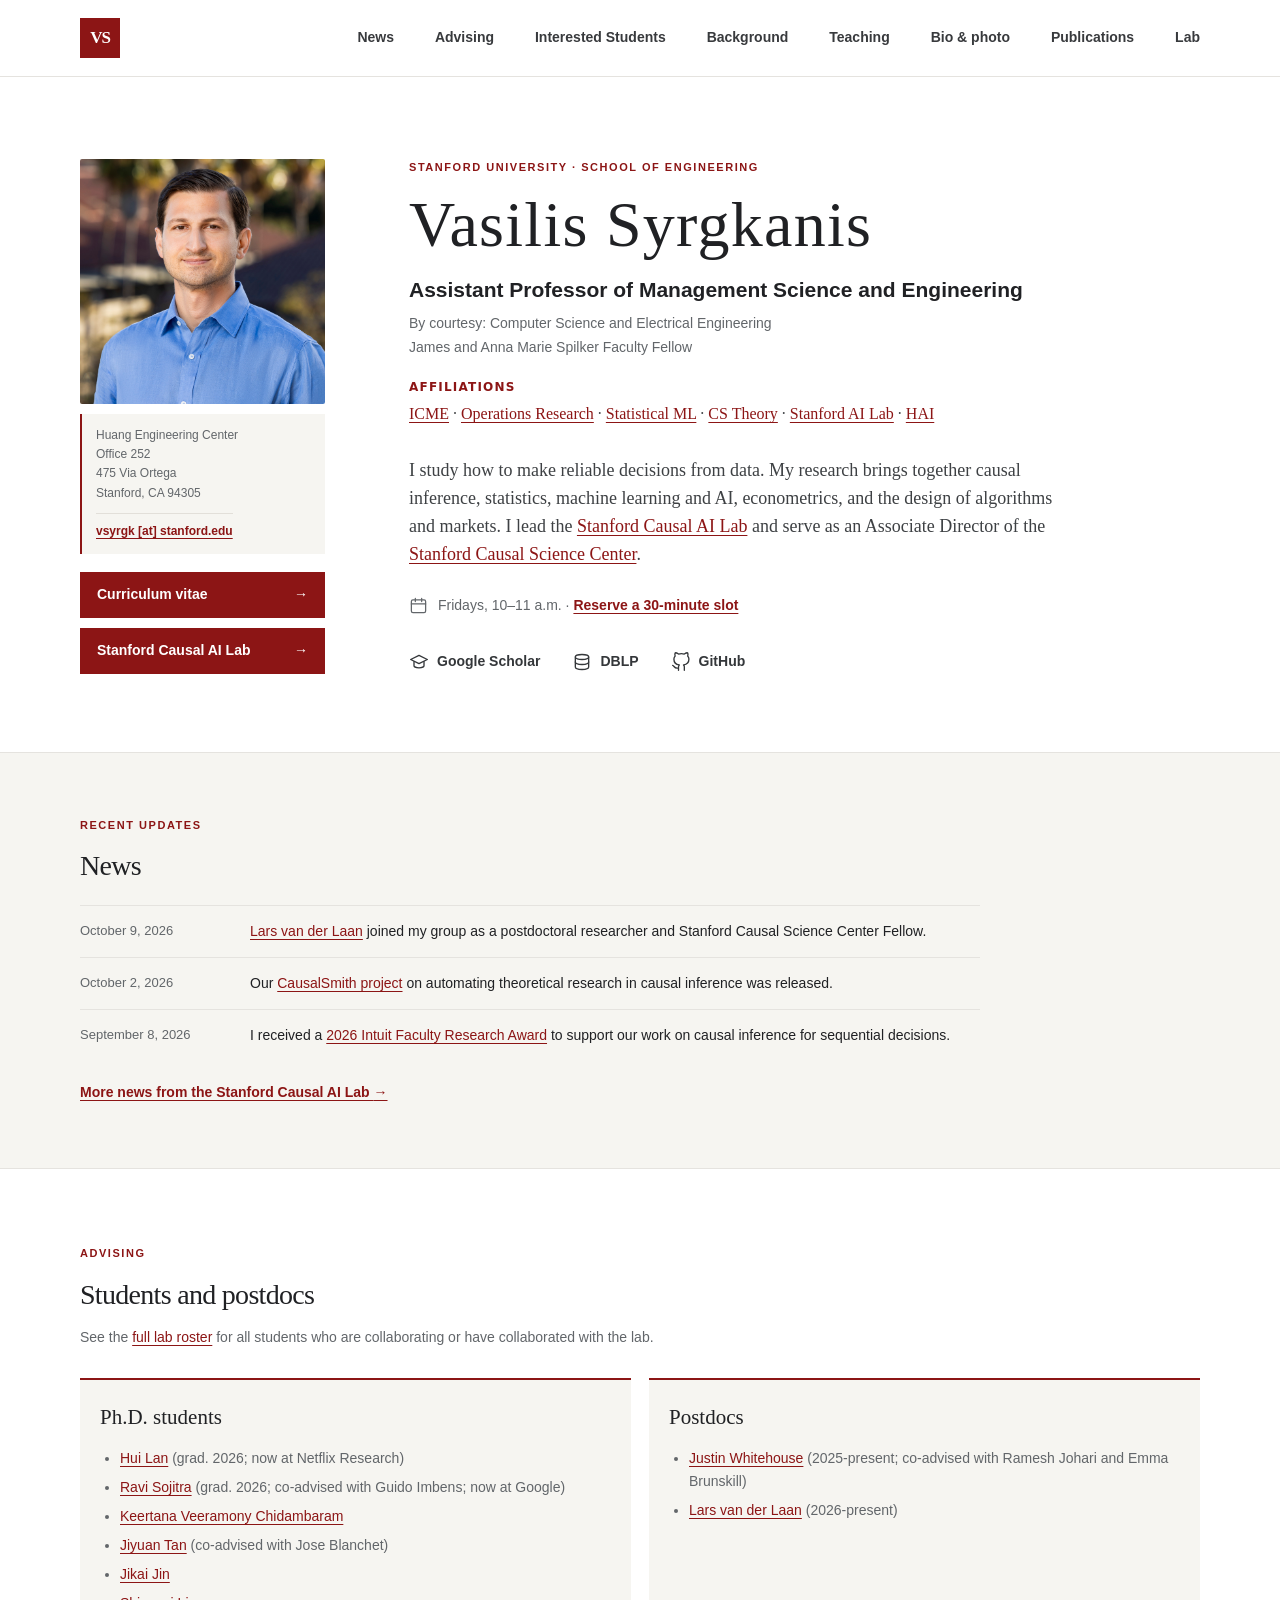
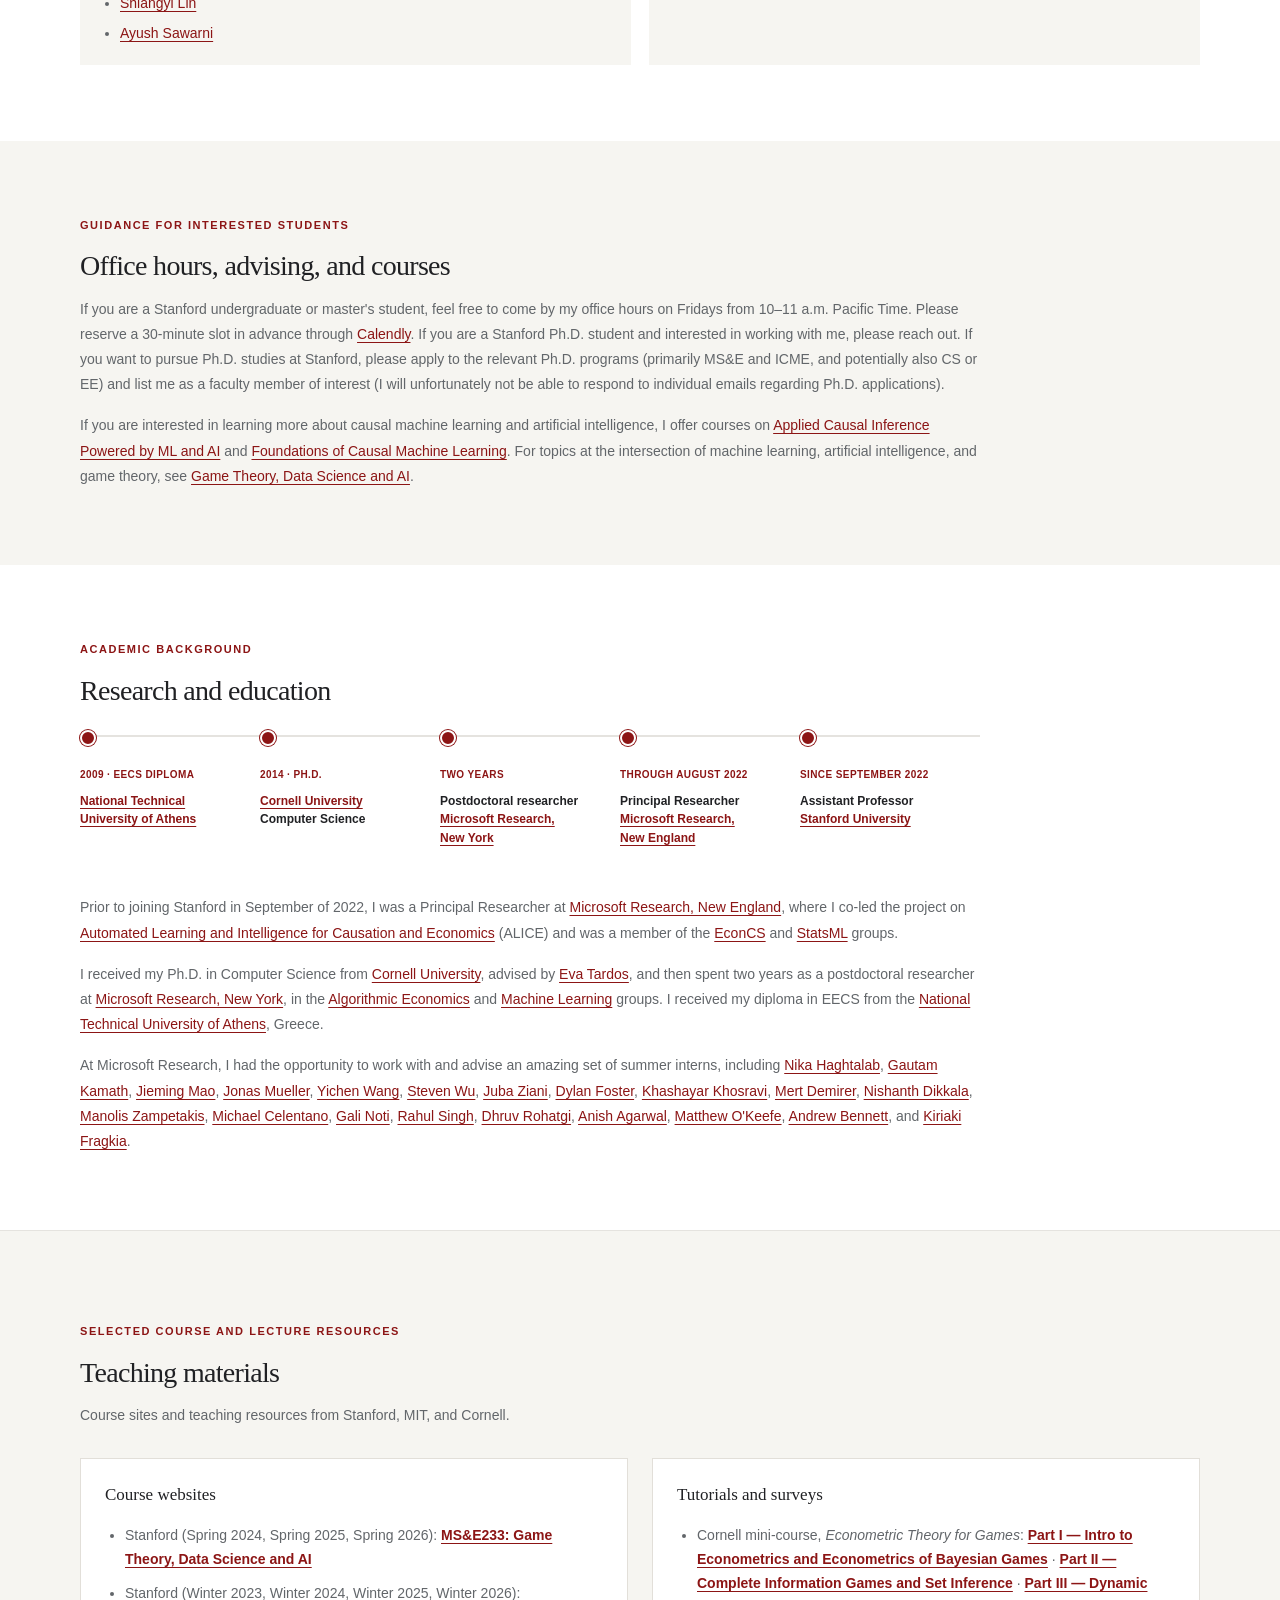
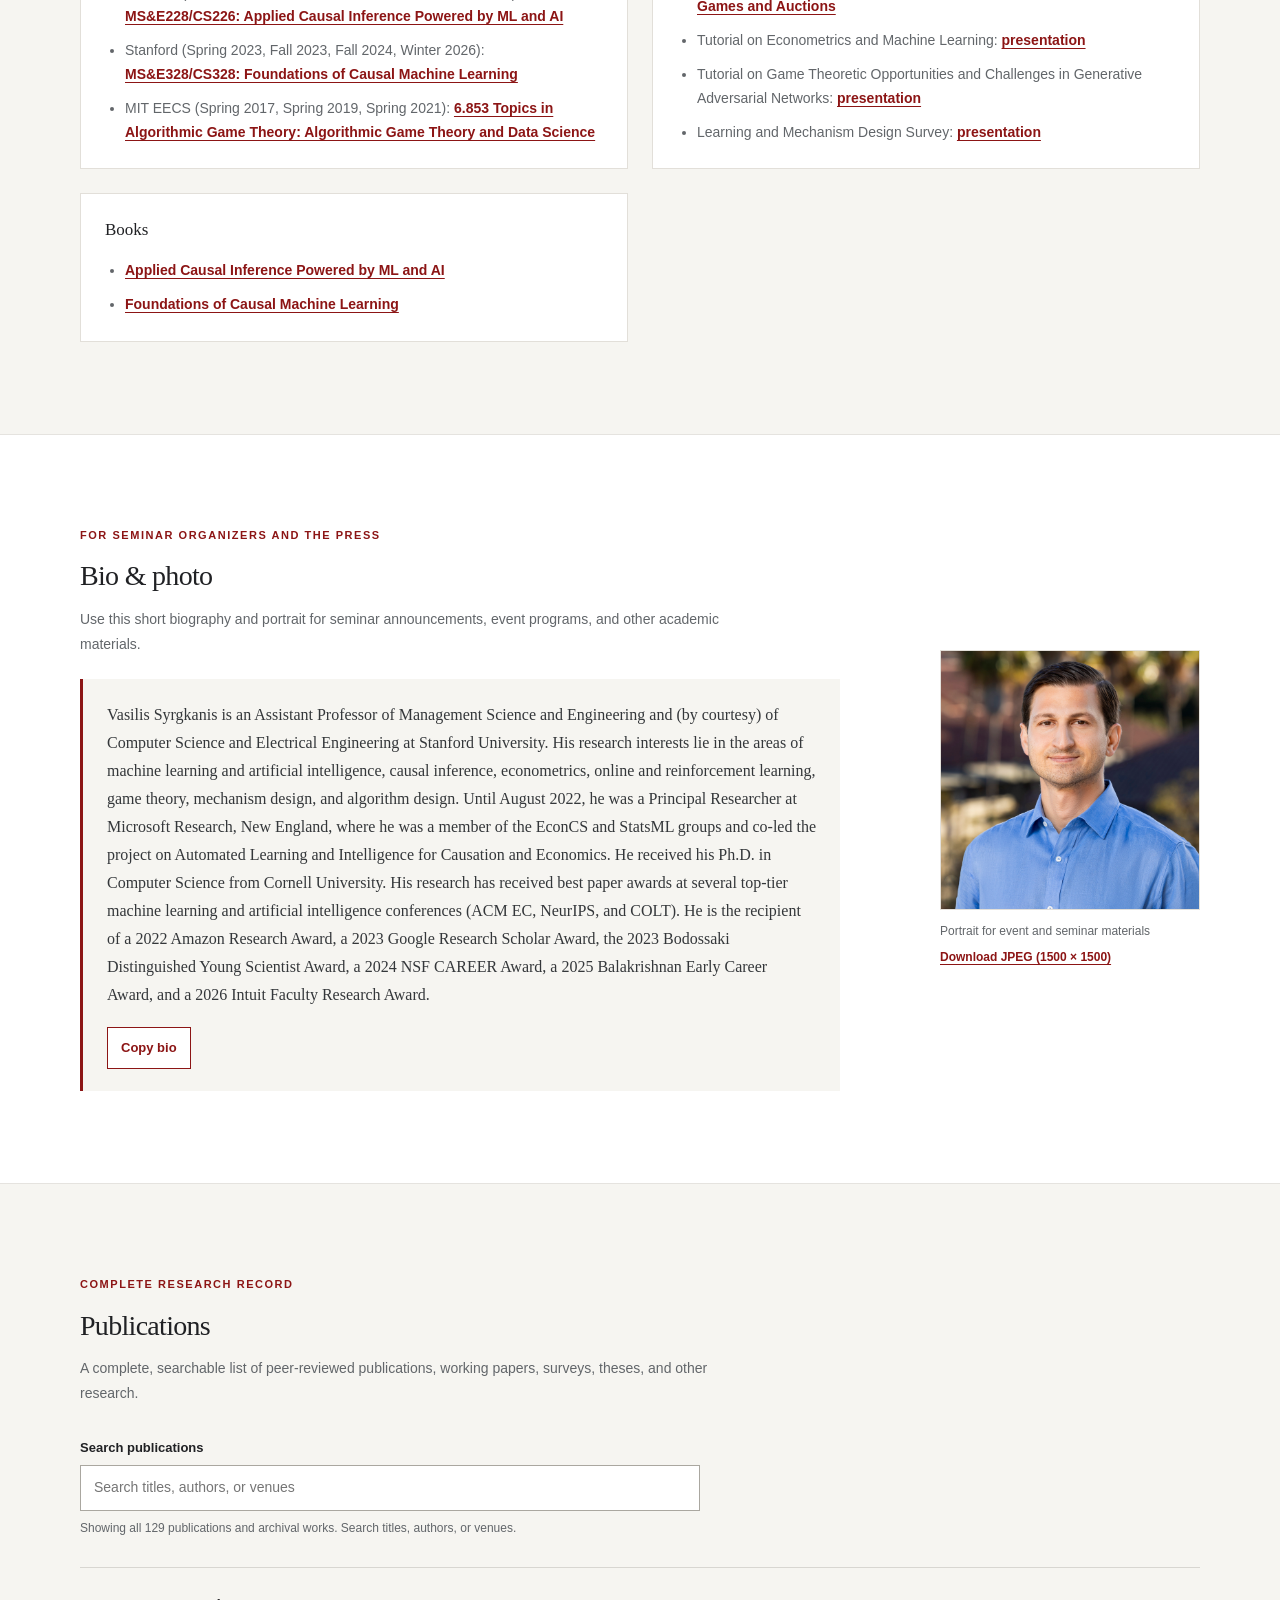
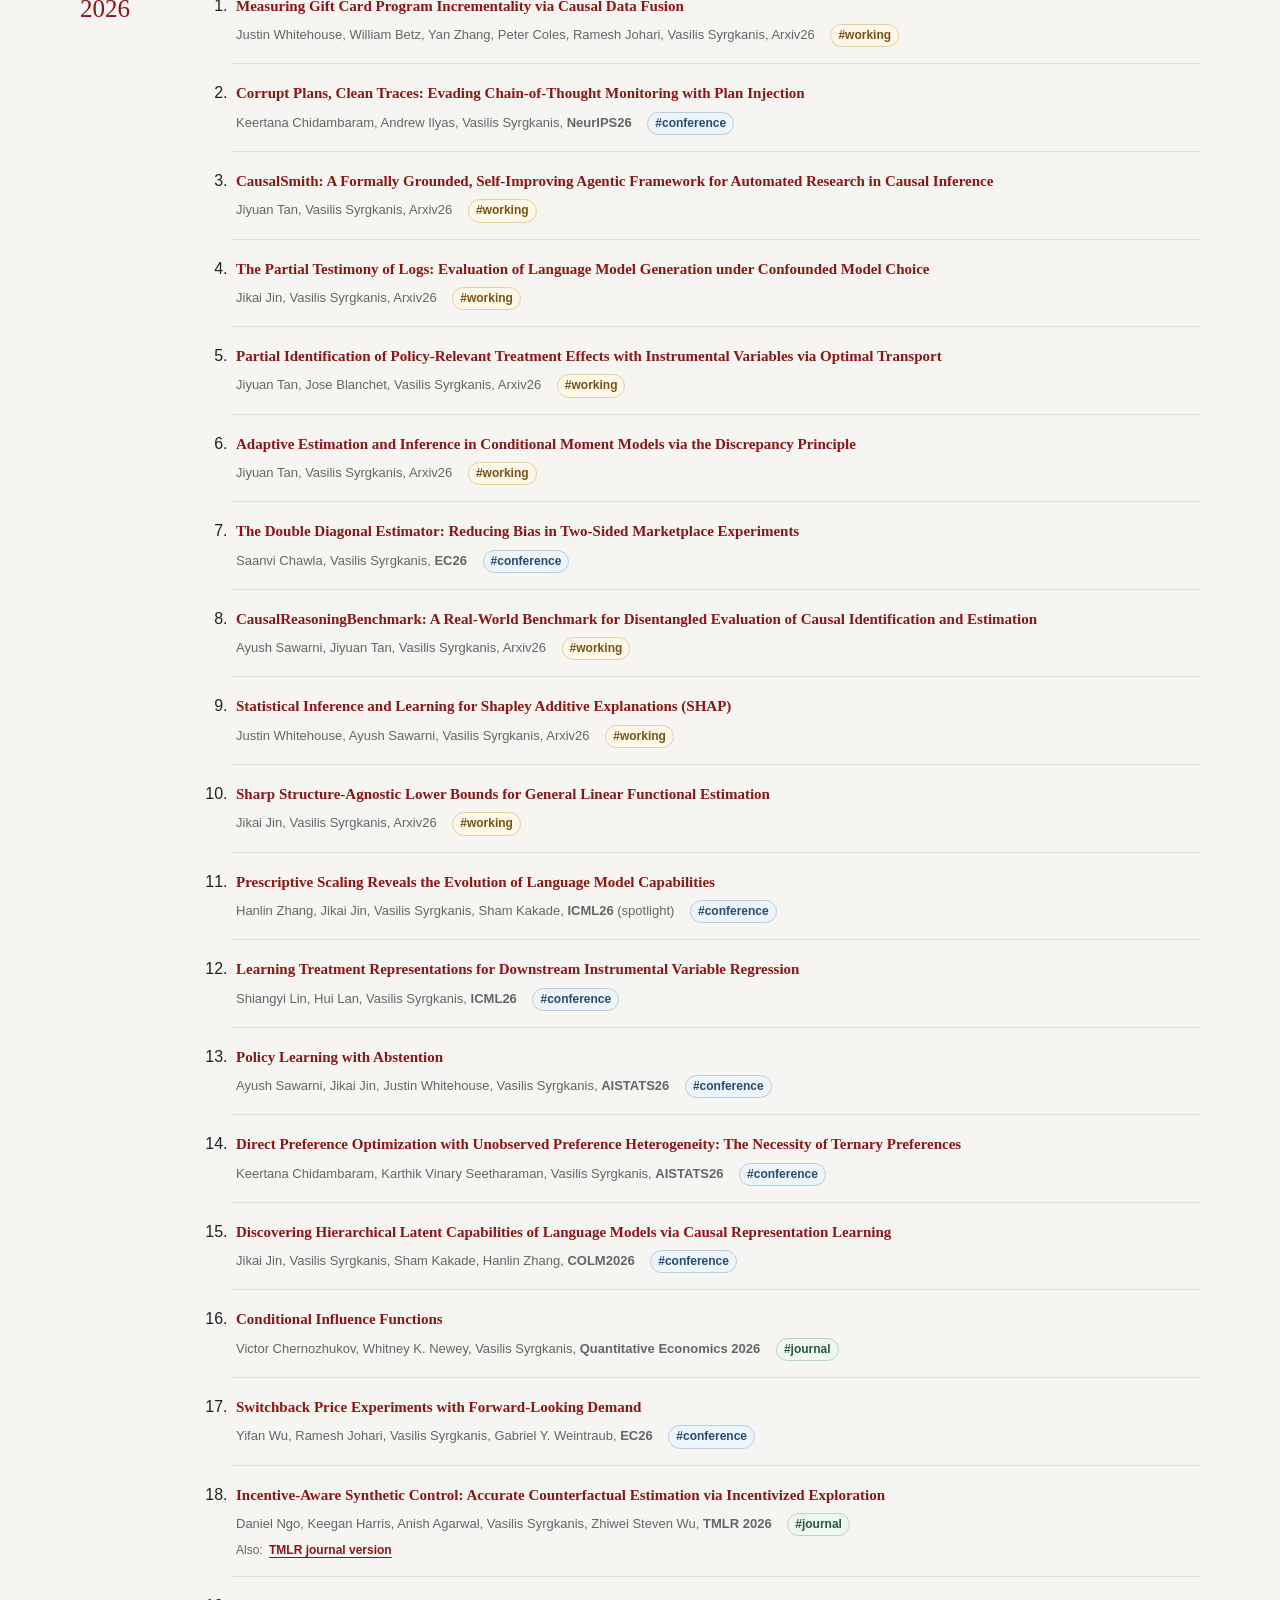
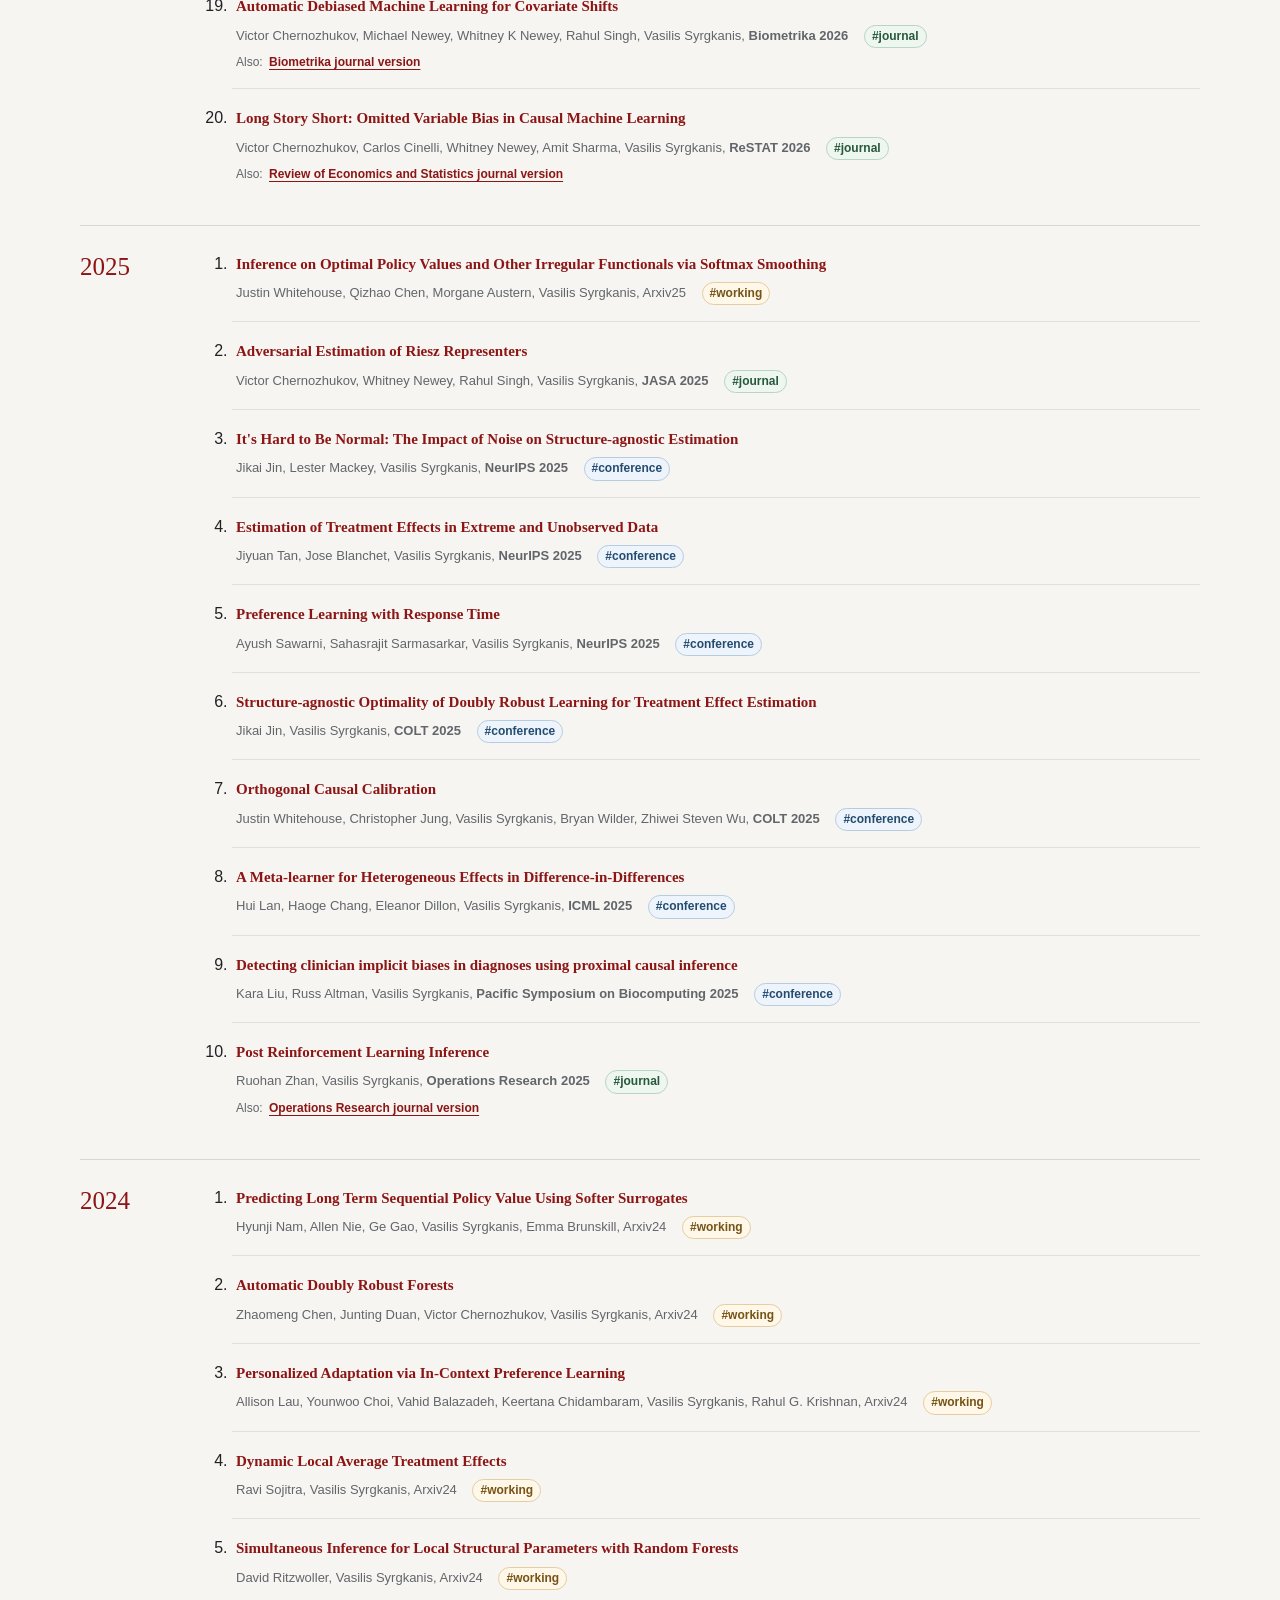
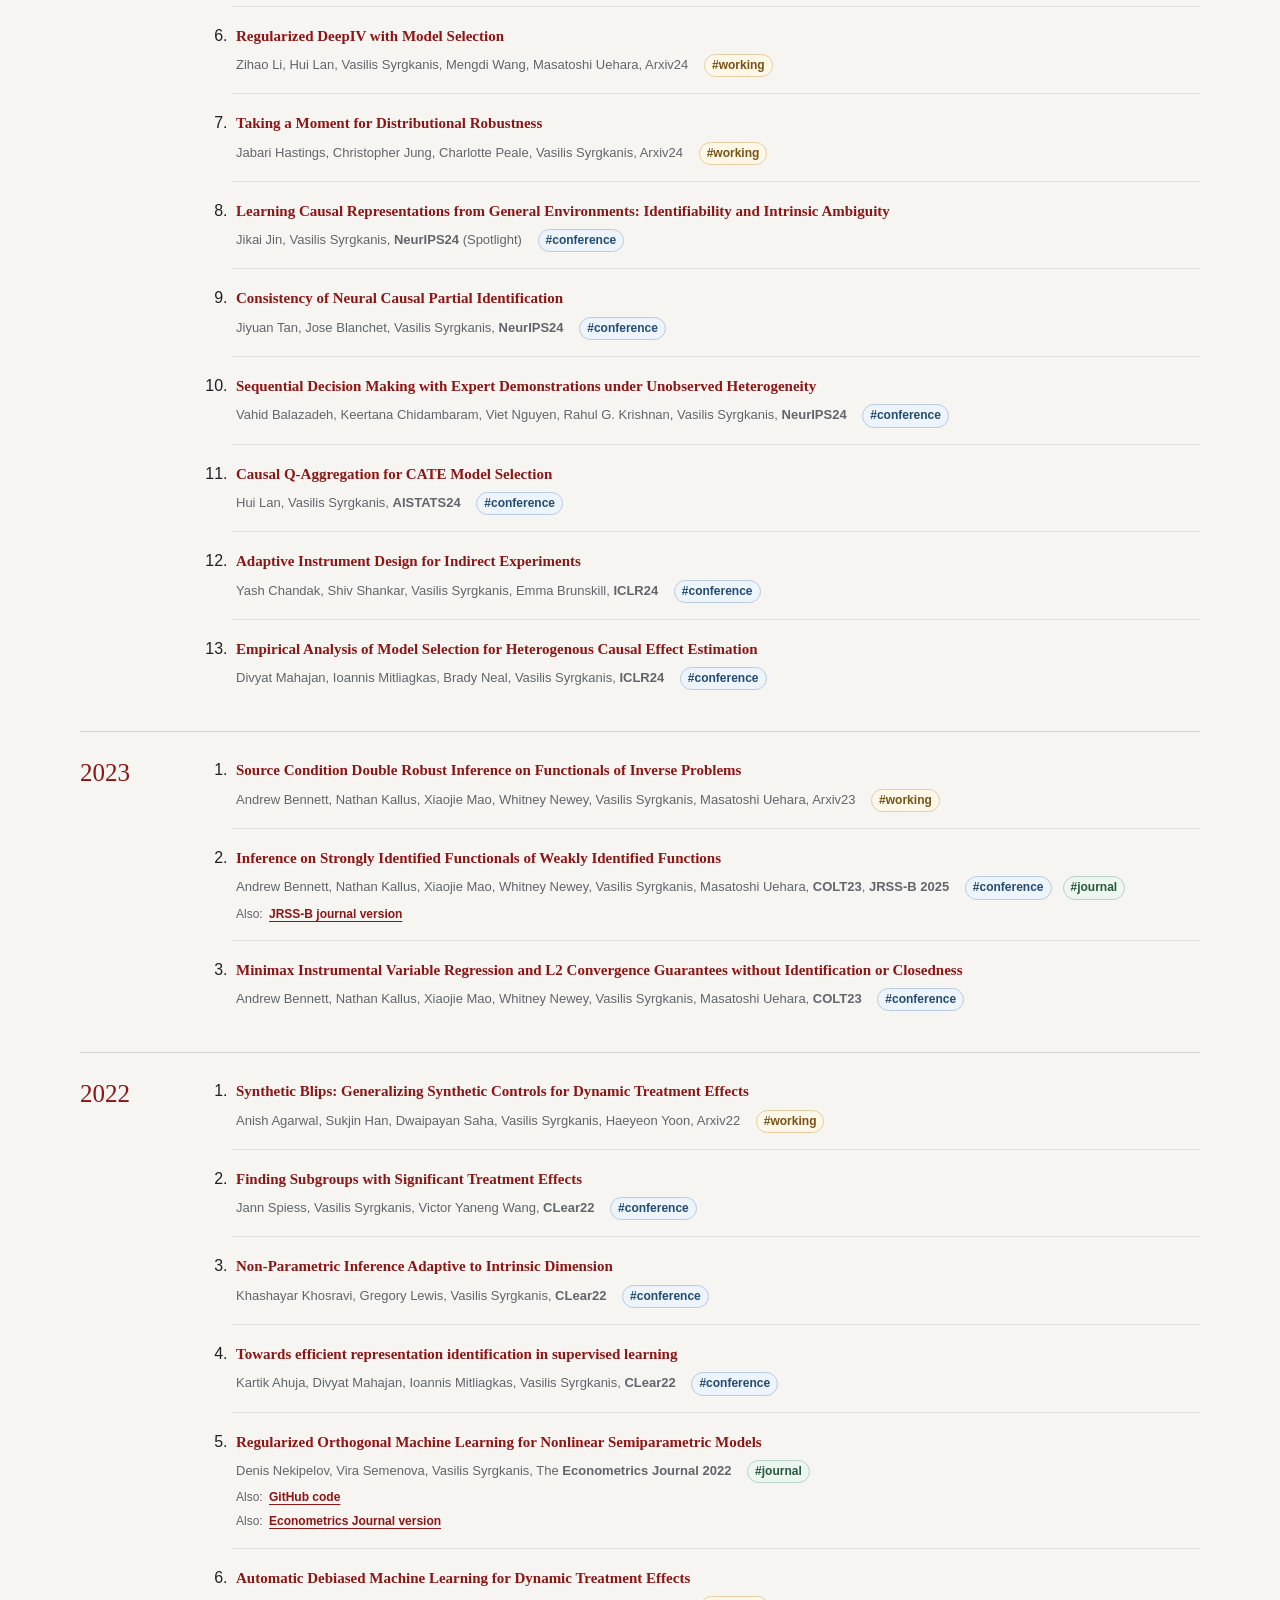
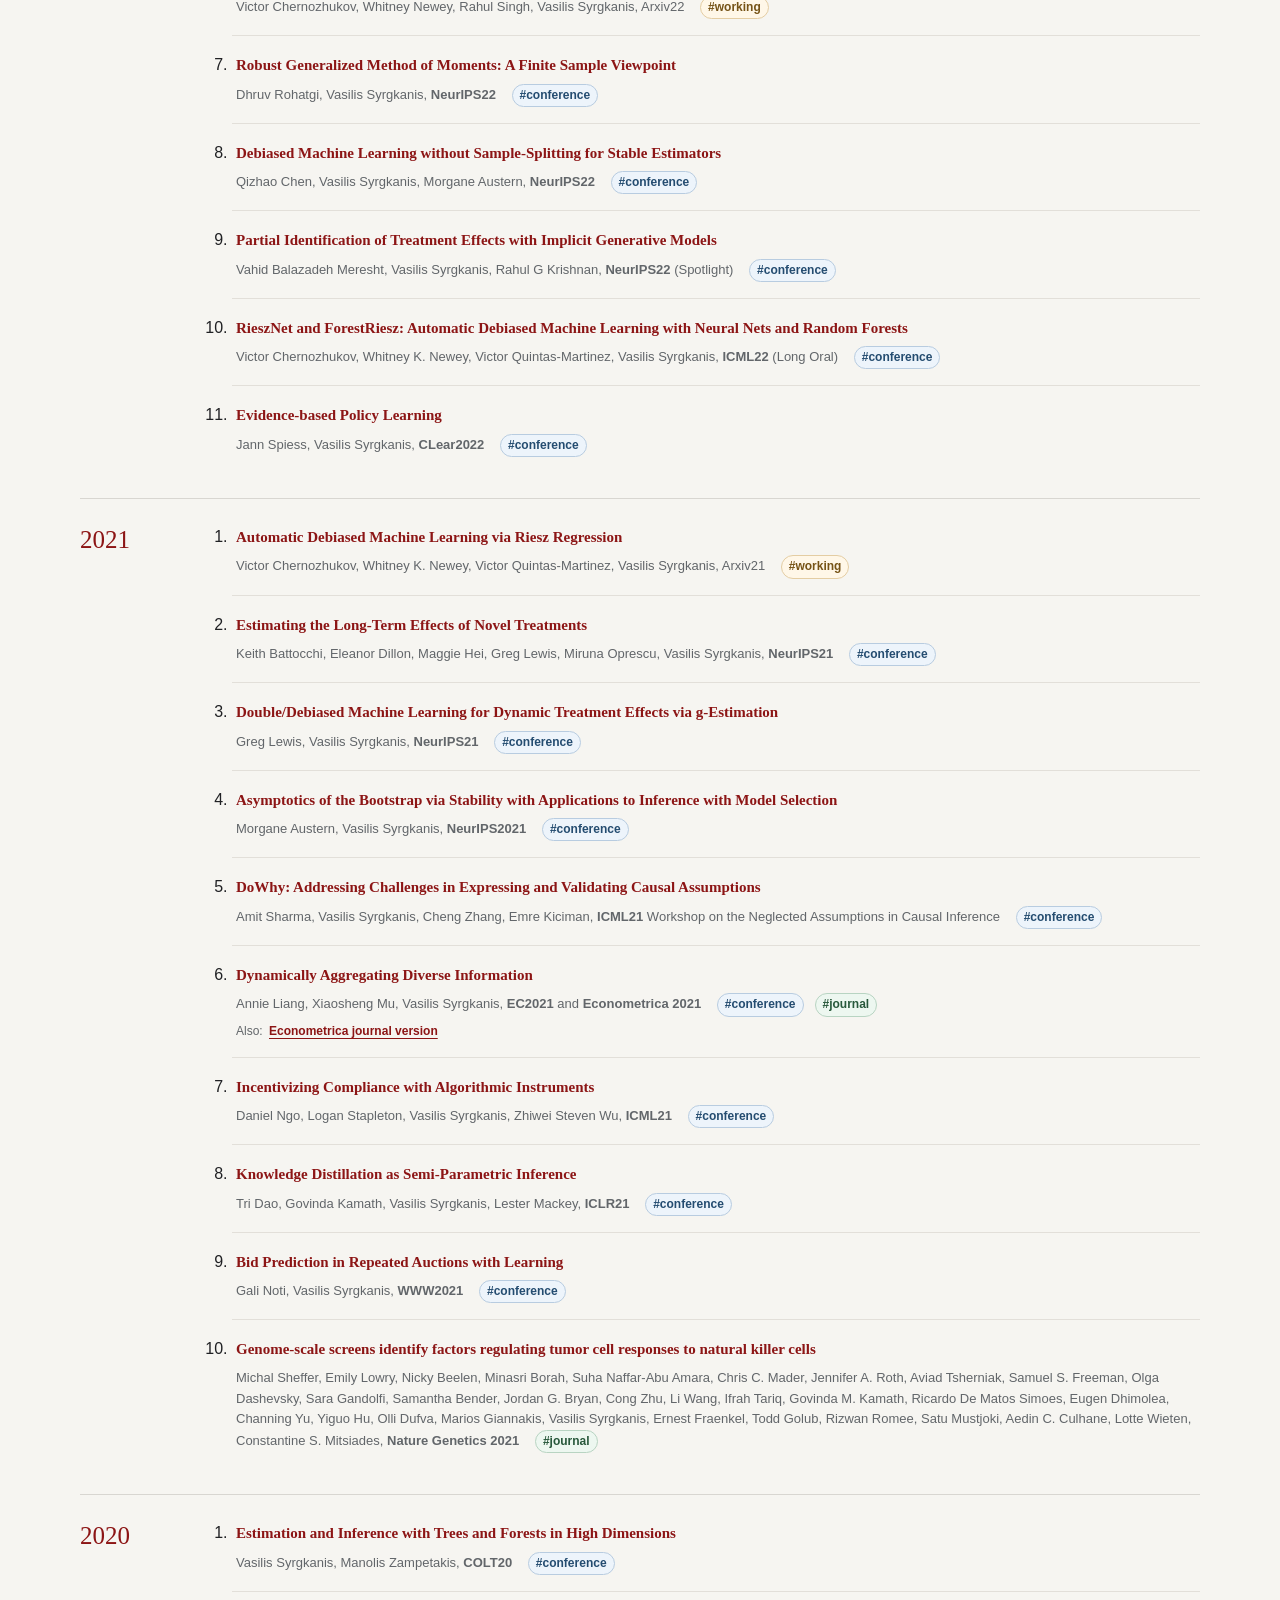
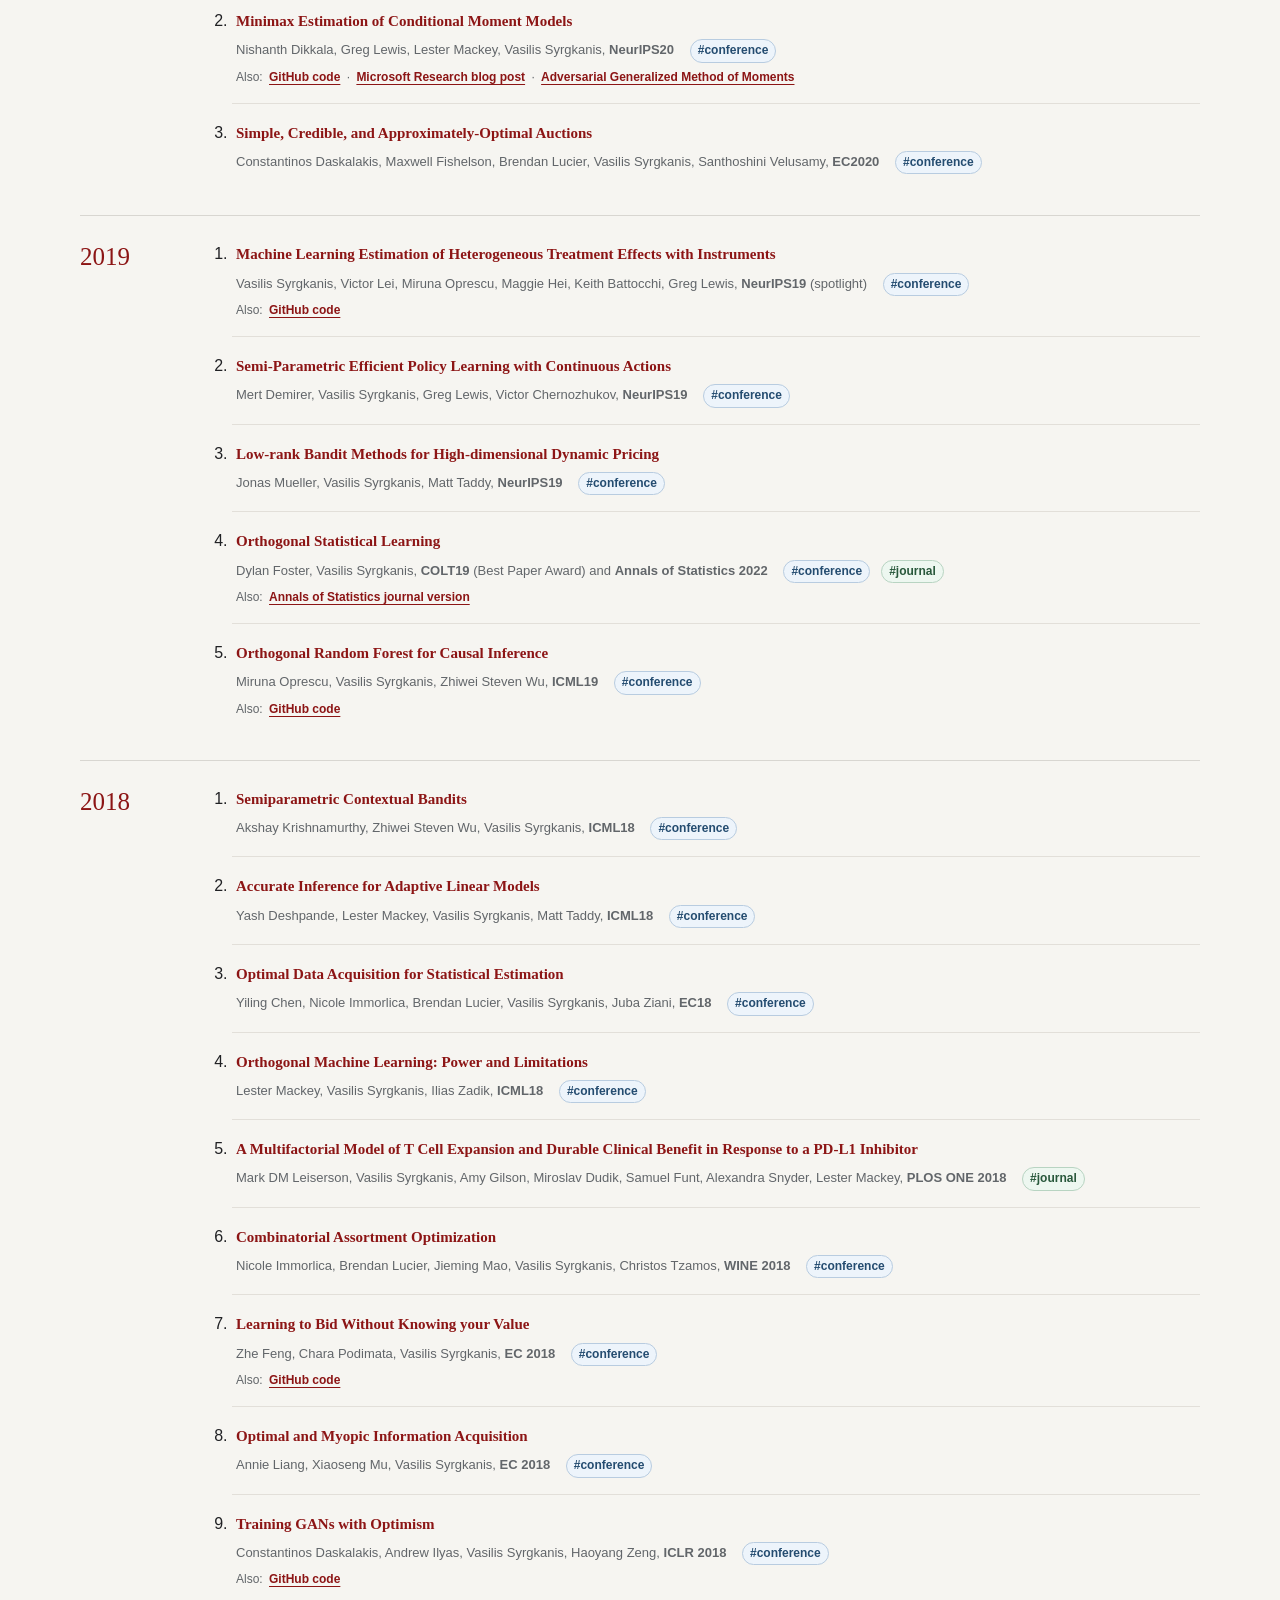
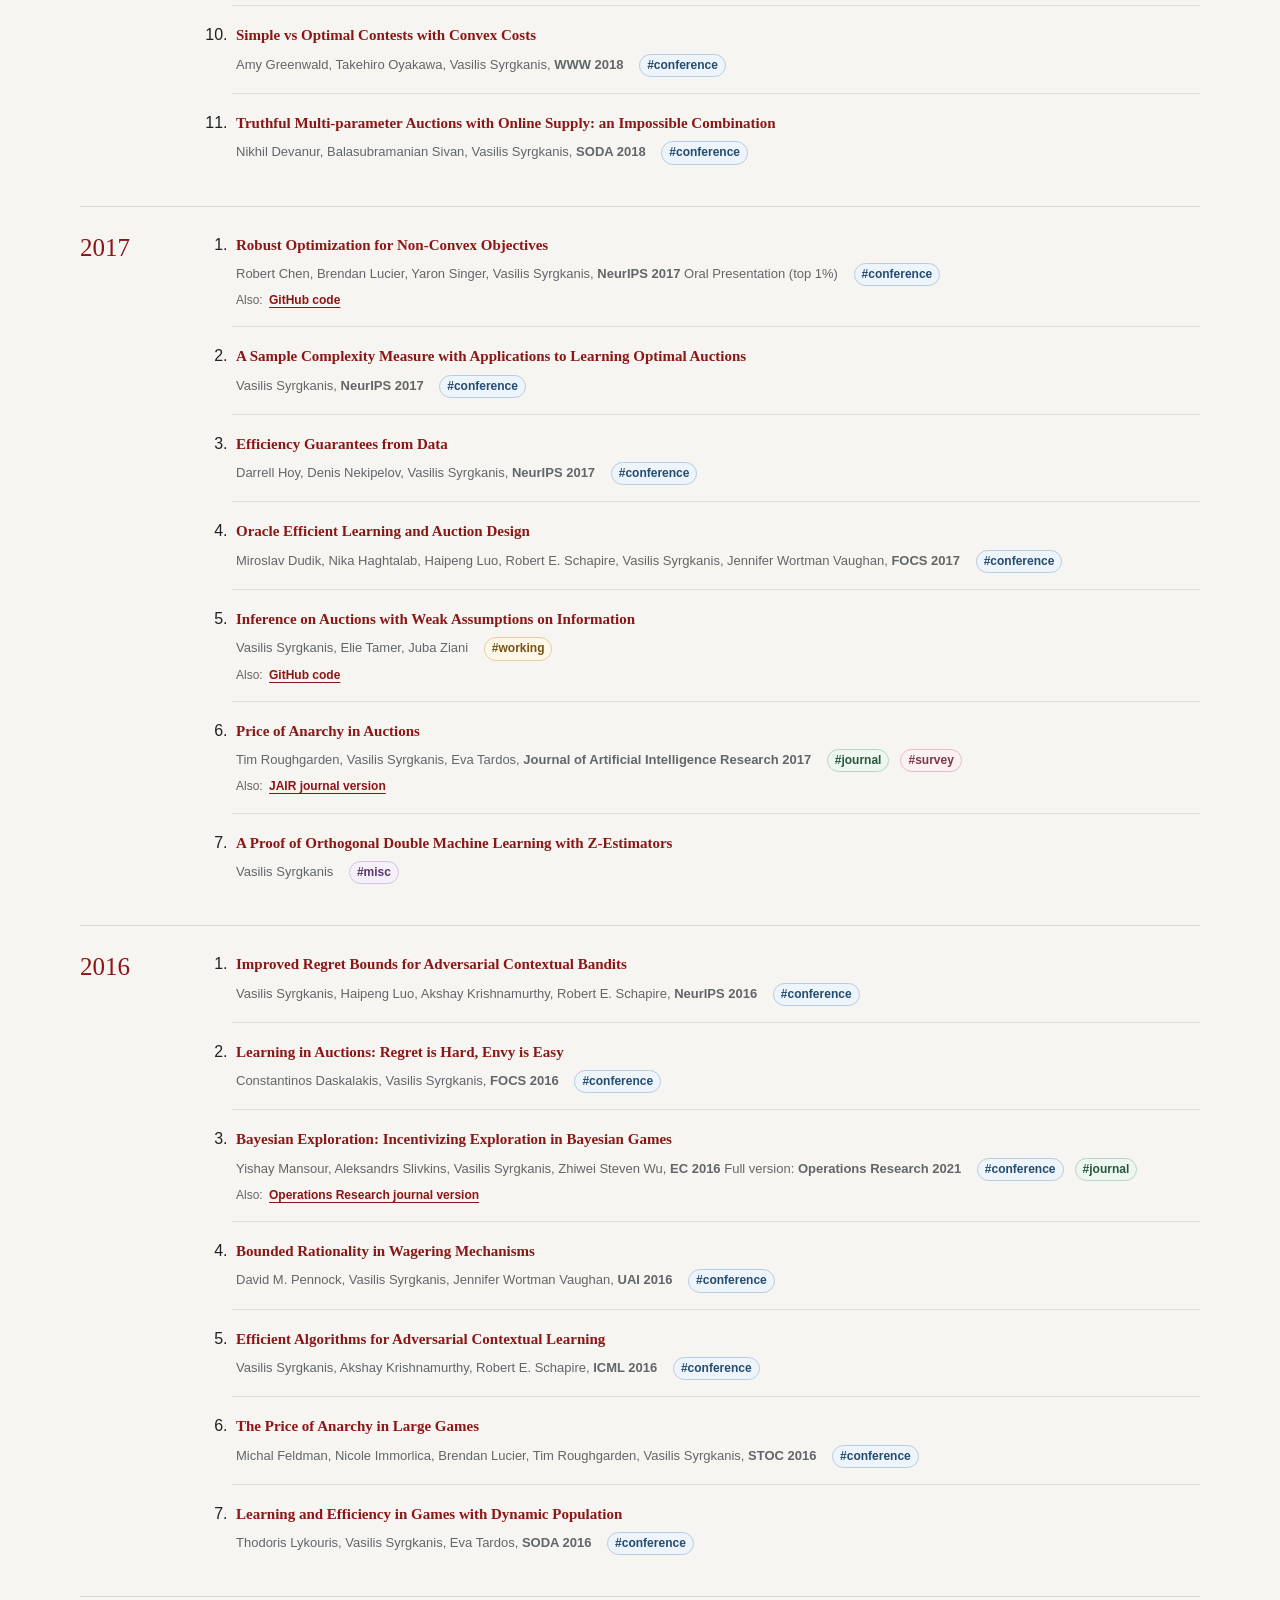
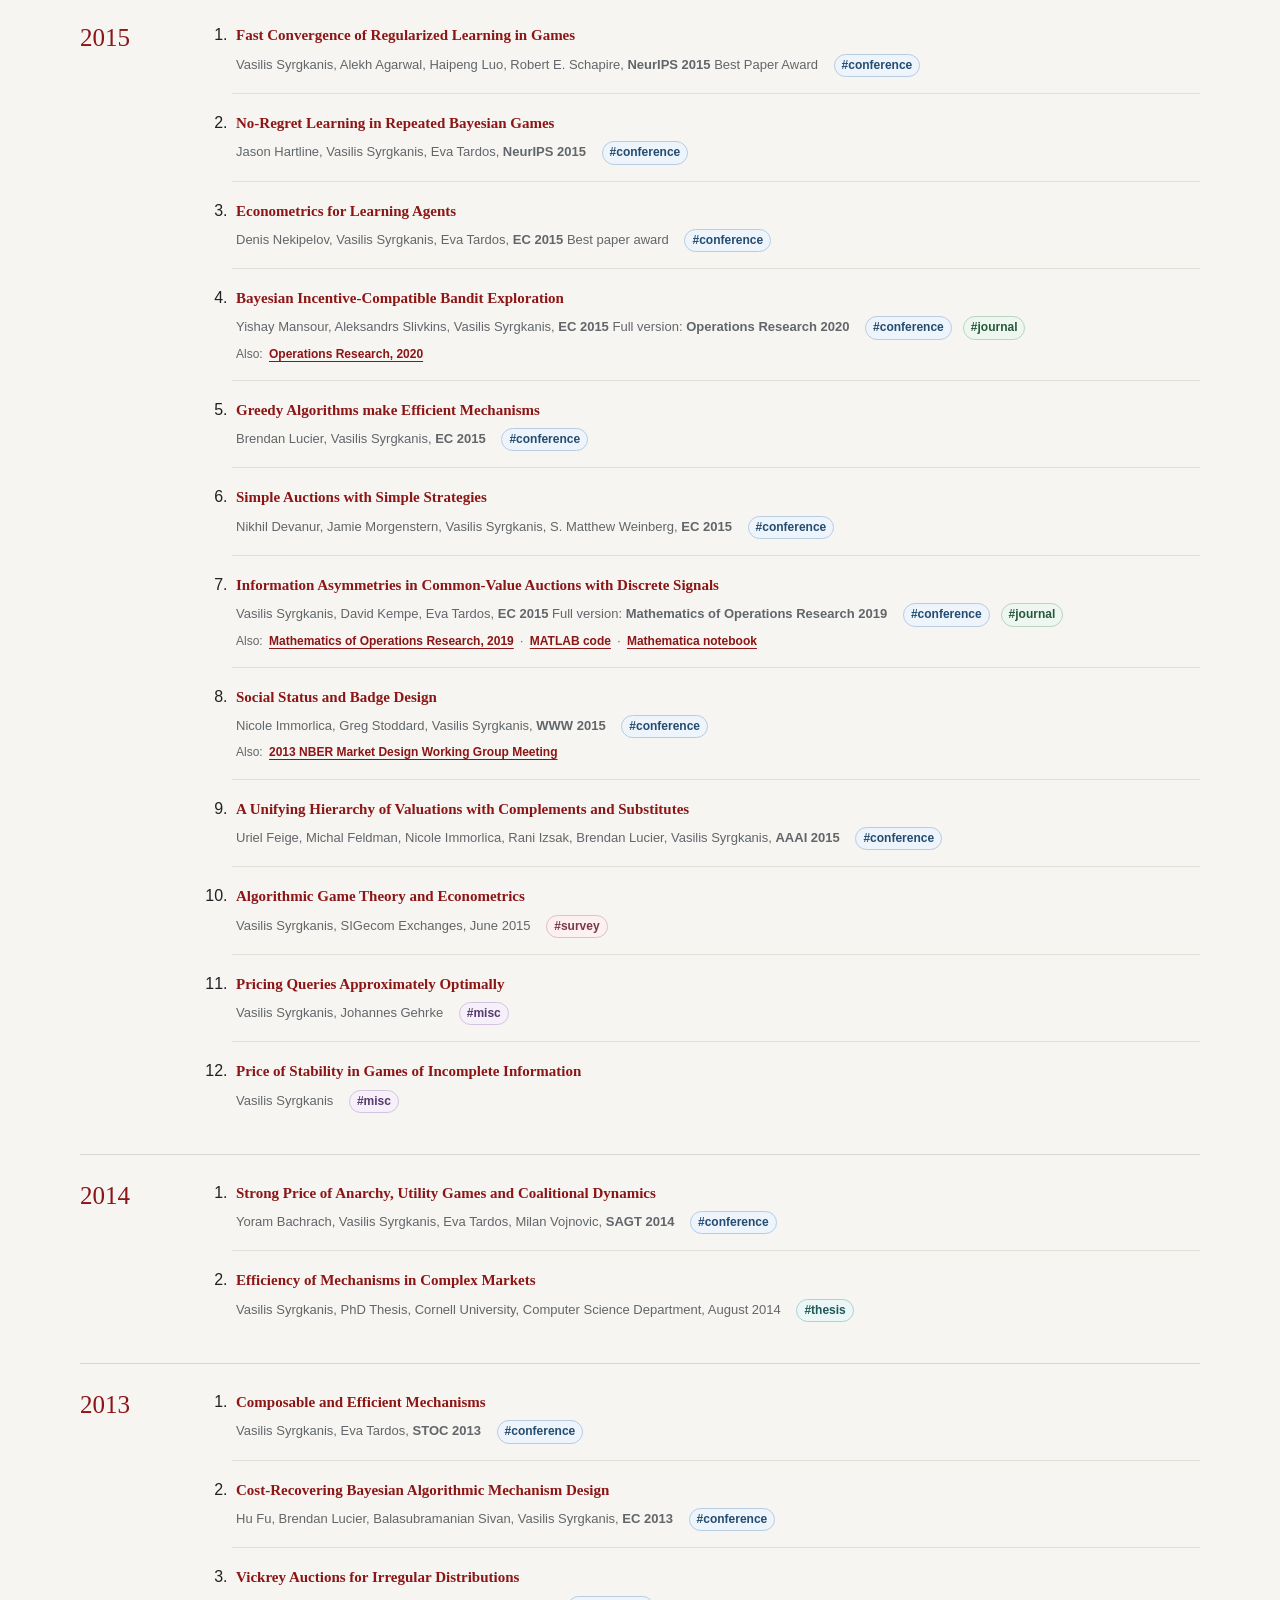
<file: index.html>
<!doctype html>
<html lang="en">
<head>
	<meta charset="utf-8">
	<meta name="viewport" content="width=device-width, initial-scale=1">
	<meta name="description" content="Vasilis Syrgkanis is an Assistant Professor of Management Science and Engineering at Stanford University.">
	<meta name="theme-color" content="#8c1515">
	<!-- Google tag (gtag.js) -->
	<script async src="https://www.googletagmanager.com/gtag/js?id=G-EHT7MYY9VM"></script>
	<script>
		window.dataLayer = window.dataLayer || [];
		function gtag(){dataLayer.push(arguments);}
		gtag('js', new Date());
		gtag('config', 'G-EHT7MYY9VM');
	</script>
	<title>Vasilis Syrgkanis | Stanford University</title>
	<link rel="stylesheet" href="css/homepage.css">
</head>
<body>
	<a class="skip-link" href="#main">Skip to content</a>


	<header class="site-header">
		<div class="header-inner">
			<a class="wordmark" href="index.html" aria-label="Vasilis Syrgkanis home">VS</a>
			<nav aria-label="Main navigation">
				<a href="#news">News</a>
				<a href="#advising">Advising</a>
				<a href="#students">Interested Students</a>
				<a href="#academic-background">Background</a>
				<a href="#teaching">Teaching</a>
				<a href="#speaker-kit">Bio &amp; photo</a>
				<a href="#publications">Publications</a>
				<a href="https://scail.stanford.edu">Lab</a>
			</nav>
		</div>
	</header>

	<main id="main">
		<section class="hero section-shell" id="about" aria-labelledby="name">
			<div class="hero-side">
				<figure class="portrait">
					<img src="images/Vasilis_Syrgkanis_08_Sq_x1500.jpg" alt="Portrait of Vasilis Syrgkanis" width="1500" height="1500">
					<figcaption class="portrait-details">
						<address class="portrait-address">Huang Engineering Center<br>Office 252<br>475 Via Ortega<br>Stanford, CA 94305</address>
						<a class="portrait-email" href="mailto:vsyrgk@stanford.edu">vsyrgk [at] stanford.edu</a>
					</figcaption>
				</figure>
				<div class="profile-links" aria-label="Academic profiles">
					<a class="button-link" href="syrgkanis-CV.pdf">Curriculum vitae <span aria-hidden="true">&rarr;</span></a>
					<a class="button-link" href="https://scail.stanford.edu">Stanford Causal AI Lab <span aria-hidden="true">&rarr;</span></a>
				</div>
			</div>
			<div class="hero-copy">
				<p class="eyebrow">Stanford University · School of Engineering</p>
				<h1 id="name">Vasilis Syrgkanis</h1>
				<p class="appointment">Assistant Professor of Management Science and Engineering</p>
				<p class="affiliations">By courtesy: Computer Science and Electrical Engineering<br>
					James and Anna Marie Spilker Faculty Fellow</p>
				<div class="affiliation-groups">
					<span class="affiliation-label">Affiliations</span>
					<a href="https://icme.stanford.edu/">ICME</a> ·
					<a href="https://or.stanford.edu/">Operations Research</a> ·
					<a href="http://statsml.stanford.edu/">Statistical ML</a> ·
					<a href="https://theory.stanford.edu/main/index.shtml">CS Theory</a> ·
					<a href="https://ai.stanford.edu/">Stanford AI Lab</a> ·
					<a href="https://hai.stanford.edu/">HAI</a>
				</div>
				<p class="introduction">I study how to make reliable decisions from data. My research brings together
					causal inference, statistics, machine learning and AI, econometrics, and the design of algorithms
					and markets. I lead the <a href="https://scail.stanford.edu">Stanford Causal AI Lab</a>
					and serve as an Associate Director of the <a href="https://datascience.stanford.edu/causal">Stanford Causal Science Center</a>.</p>
				<div class="office-hours-link">
					<svg viewBox="0 0 24 24" aria-hidden="true"><rect x="3" y="5" width="18" height="16" rx="2"/><path d="M16 3v4M8 3v4M3 10h18"/></svg>
					<span>Fridays, 10–11 a.m. · <a href="https://calendly.com/vsyrgk-stanford/30min">Reserve a 30-minute slot</a></span>
				</div>
				<div class="profile-icons" aria-label="Academic profiles">
					<a href="https://scholar.google.com/citations?user=G1WMpcUAAAAJ&amp;hl=en"><svg viewBox="0 0 24 24" aria-hidden="true"><path d="M2 9l10-5 10 5-10 5z"/><path d="M6 11.5v5c0 1.2 2.7 2.5 6 2.5s6-1.3 6-2.5v-5"/></svg>Google Scholar</a>
					<a href="https://dblp.org/pers/hd/s/Syrgkanis:Vasilis"><svg viewBox="0 0 24 24" aria-hidden="true"><ellipse cx="12" cy="6" rx="8" ry="3"/><path d="M4 6v12c0 1.7 3.6 3 8 3s8-1.3 8-3V6"/><path d="M4 12c0 1.7 3.6 3 8 3s8-1.3 8-3"/></svg>DBLP</a>
					<a href="https://github.com/syrgkanislab"><svg viewBox="0 0 24 24" aria-hidden="true"><path d="M9 19c-5 1.5-5-2.5-7-3m14 6v-3.87a3.37 3.37 0 0 0-.94-2.61c3.14-.35 6.44-1.54 6.44-7A5.44 5.44 0 0 0 20 4.77 5.07 5.07 0 0 0 19.91 1S18.73.65 16 2.48a13.38 13.38 0 0 0-7 0C6.27.65 5.09 1 5.09 1A5.07 5.07 0 0 0 5 4.77a5.44 5.44 0 0 0-1.5 3.78c0 5.42 3.3 6.61 6.44 7A3.37 3.37 0 0 0 9 18.13V22"/></svg>GitHub</a>
				</div>
			</div>
		</section>

		<section class="latest-news" id="news" aria-labelledby="news-heading">
			<div class="section-shell latest-news-inner">
				<div class="section-heading">
					<p class="eyebrow">Recent updates</p>
					<h2 id="news-heading">News</h2>
				</div>
				<ul class="latest-news-list">
					<li>
						<time datetime="2026-10-09">October 9, 2026</time>
						<span><a href="https://larsvanderlaan.github.io/">Lars van der Laan</a> joined my group as a postdoctoral researcher and Stanford Causal Science Center Fellow.</span>
					</li>
					<li>
						<time datetime="2026-10-02">October 2, 2026</time>
						<span>Our <a href="https://causalsmith.org/">CausalSmith project</a> on automating theoretical research in causal inference was released.</span>
					</li>
					<li>
						<time datetime="2026-09-08">September 8, 2026</time>
						<span>I received a <a href="https://www.intuit.com/blog/global-stories/intuit-faculty-research-awards/">2026 Intuit Faculty Research Award</a> to support our work on causal inference for sequential decisions.</span>
					</li>
				</ul>
				<p class="latest-news-more"><a href="https://scail.stanford.edu/#news">More news from the Stanford Causal AI Lab <span aria-hidden="true">&rarr;</span></a></p>
			</div>
		</section>

		<section class="advising" id="advising" aria-labelledby="advising-heading">
			<div class="section-shell advising-inner">
				<div class="section-heading">
					<p class="eyebrow">Advising</p>
					<h2 id="advising-heading">Students and postdocs</h2>
					<p>See the <a href="https://scail.stanford.edu/#people">full lab roster</a> for all students who are collaborating or have collaborated with the lab.</p>
				</div>
				<div class="advising-grid">
					<section class="advising-group" aria-labelledby="phd-advisees-heading">
						<h3 id="phd-advisees-heading">Ph.D. students</h3>
						<ul>
							<li><a href="https://hlan-98.github.io/">Hui Lan</a> (grad. 2026; now at Netflix Research)</li>
							<li><a href="https://ravisoji.com/">Ravi Sojitra</a> (grad. 2026; co-advised with Guido Imbens; now at Google)</li>
							<li><a href="https://keertanavc.github.io/">Keertana Veeramony Chidambaram</a></li>
							<li><a href="https://jiyuan-tan.github.io/">Jiyuan Tan</a> (co-advised with Jose Blanchet)</li>
							<li><a href="https://jkjin.com/">Jikai Jin</a></li>
							<li><a href="https://shiangyilin.github.io/">Shiangyi Lin</a></li>
							<li><a href="https://sawarniayush.github.io/">Ayush Sawarni</a></li>
						</ul>
					</section>
					<section class="advising-group" aria-labelledby="postdocs-heading">
						<h3 id="postdocs-heading">Postdocs</h3>
						<ul>
							<li><a href="https://jwhitehouse11.github.io/">Justin Whitehouse</a> (2025-present; co-advised with Ramesh Johari and Emma Brunskill)</li>
							<li><a href="https://larsvanderlaan.github.io/">Lars van der Laan</a> (2026-present)</li>
						</ul>
					</section>
				</div>
			</div>
		</section>

		<section class="student-guidance" id="students" aria-labelledby="students-heading">
			<div class="section-shell student-inner">
				<div class="section-heading student-copy">
					<p class="eyebrow">Guidance for interested students</p>
					<h2 id="students-heading">Office hours, advising, and courses</h2>
					<p>If you are a Stanford undergraduate or master's student, feel free to come by my office hours on Fridays from 10–11 a.m. Pacific Time. Please reserve a 30-minute slot in advance through <a href="https://calendly.com/vsyrgk-stanford/30min">Calendly</a>. If you are a Stanford Ph.D. student and interested in working with me, please reach out. If you want to pursue Ph.D. studies at Stanford, please apply to the relevant Ph.D. programs (primarily MS&amp;E and ICME, and potentially also CS or EE) and list me as a faculty member of interest (I will unfortunately not be able to respond to individual emails regarding Ph.D. applications).</p>
					<p>If you are interested in learning more about causal machine learning and artificial intelligence, I offer courses on <a href="https://stanford-msande228.github.io/">Applied Causal Inference Powered by ML and AI</a> and <a href="https://stanford-msande328.github.io/">Foundations of Causal Machine Learning</a>. For topics at the intersection of machine learning, artificial intelligence, and game theory, see <a href="https://stanford-msande233.github.io/">Game Theory, Data Science and AI</a>.</p>
				</div>
			</div>
		</section>

		<section class="academic-background" id="academic-background" aria-labelledby="academic-background-heading">
			<div class="section-shell academic-background-inner">
				<div class="section-heading">
					<p class="eyebrow">Academic background</p>
					<h2 id="academic-background-heading">Research and education</h2>
					<div class="career-timeline">
						<ol class="career-timeline-list" aria-label="Career timeline">
							<li>
								<span class="career-timeline-period">2009 · EECS diploma</span>
								<p><a href="https://www.ece.ntua.gr/index.php?lang=en">National Technical University of Athens</a></p>
							</li>
							<li>
								<span class="career-timeline-period">2014 · Ph.D.</span>
								<p><a href="https://www.cs.cornell.edu/">Cornell University</a><br>Computer Science</p>
							</li>
							<li>
								<span class="career-timeline-period">Two years</span>
								<p>Postdoctoral researcher<br><a href="https://www.microsoft.com/en-us/research/lab/microsoft-research-new-york/">Microsoft Research,<br>New York</a></p>
							</li>
							<li>
								<span class="career-timeline-period">Through August 2022</span>
								<p>Principal Researcher<br><a href="https://www.microsoft.com/en-us/research/lab/microsoft-research-new-england/">Microsoft Research,<br>New England</a></p>
							</li>
							<li>
								<span class="career-timeline-period">Since September 2022</span>
								<p>Assistant Professor<br><a href="https://www.stanford.edu/">Stanford University</a></p>
							</li>
						</ol>
					</div>
					<p>Prior to joining Stanford in September of 2022, I was a Principal Researcher at <a href="https://www.microsoft.com/en-us/research/lab/microsoft-research-new-england/">Microsoft Research, New England</a>, where I co-led the project on <a href="https://www.microsoft.com/en-us/research/project/alice/">Automated Learning and Intelligence for Causation and Economics</a> (ALICE) and was a member of the <a href="https://www.microsoft.com/en-us/research/group/economics-computer-science-econcs-msr-ne/">EconCS</a> and <a href="https://www.microsoft.com/en-us/research/group/machine-learning-statistics-msr-new-england/">StatsML</a> groups.</p>
					<p>I received my Ph.D. in Computer Science from <a href="https://www.cs.cornell.edu/">Cornell University</a>, advised by <a href="https://www.cs.cornell.edu/people/eva/eva.html">Eva Tardos</a>, and then spent two years as a postdoctoral researcher at <a href="https://www.microsoft.com/en-us/research/lab/microsoft-research-new-york/">Microsoft Research, New York</a>, in the <a href="https://www.microsoft.com/en-us/research/group/algorithmic-economics/">Algorithmic Economics</a> and <a href="https://www.microsoft.com/en-us/research/group/machine-learning/">Machine Learning</a> groups. I received my diploma in EECS from the <a href="https://www.ece.ntua.gr/index.php?lang=en">National Technical University of Athens</a>, Greece.</p>
					<p>At Microsoft Research, I had the opportunity to work with and advise an amazing set of summer interns, including <a href="https://nika-haghtalab.com/">Nika Haghtalab</a>, <a href="https://www.gautamkamath.com/">Gautam Kamath</a>, <a href="https://sites.google.com/view/jieming-mao">Jieming Mao</a>, <a href="https://jonasmueller.org/">Jonas Mueller</a>, <a href="https://yichen-wang.bitbucket.io/">Yichen Wang</a>, <a href="https://zstevenwu.com/">Steven Wu</a>, <a href="https://sites.gatech.edu/juba-ziani/">Juba Ziani</a>, <a href="https://dylanfoster.net/">Dylan Foster</a>, <a href="https://web.stanford.edu/~khosravi/">Khashayar Khosravi</a>, <a href="https://www.mertdemirer.com/">Mert Demirer</a>, <a href="https://nishanthdikkala.github.io/">Nishanth Dikkala</a>, <a href="https://mzampet.com/">Manolis Zampetakis</a>, <a href="https://mcelentano.github.io/">Michael Celentano</a>, <a href="https://sites.google.com/view/galinoti">Gali Noti</a>, <a href="https://sites.google.com/view/r4hu1/">Rahul Singh</a>, <a href="https://www.mit.edu/~drohatgi/">Dhruv Rohatgi</a>, <a href="https://sites.google.com/view/anishagarwal">Anish Agarwal</a>, <a href="https://mfokeefe.github.io/">Matthew O'Keefe</a>, <a href="https://awbennett.net/">Andrew Bennett</a>, and <a href="https://kiriakifragkia.github.io/">Kiriaki Fragkia</a>.</p>
				</div>
			</div>
		</section>

		<section class="teaching-materials" id="teaching" aria-labelledby="teaching-heading">
			<div class="section-shell teaching-inner">
				<div class="section-heading">
					<p class="eyebrow">Selected course and lecture resources</p>
					<h2 id="teaching-heading">Teaching materials</h2>
					<p>Course sites and teaching resources from Stanford, MIT, and Cornell.</p>
				</div>
				<div class="teaching-grid">
					<section class="teaching-group" aria-labelledby="teaching-courses-heading">
						<h3 id="teaching-courses-heading">Course websites</h3>
						<ul>
							<li>Stanford (<span>Spring 2024, Spring 2025, Spring 2026</span>): <a href="https://stanford-msande233.github.io/spring26/">MS&amp;E233: Game Theory, Data Science and AI</a></li>
							<li>Stanford (<span>Winter 2023, Winter 2024, Winter 2025, Winter 2026</span>): <a href="https://stanford-msande228.github.io/winter26/">MS&amp;E228/CS226: Applied Causal Inference Powered by ML and AI</a></li>
							<li>Stanford (<span>Spring 2023, Fall 2023, Fall 2024, Winter 2026</span>): <a href="https://stanford-msande328.github.io/winter26/">MS&amp;E328/CS328: Foundations of Causal Machine Learning</a></li>
							<li>MIT EECS (<span>Spring 2017, Spring 2019, Spring 2021</span>): <a href="http://www.vsyrgkanis.com/6853sp19">6.853 Topics in Algorithmic Game Theory: Algorithmic Game Theory and Data Science</a></li>
						</ul>
					</section>
					<section class="teaching-group" aria-labelledby="teaching-tutorials-heading">
						<h3 id="teaching-tutorials-heading">Tutorials and surveys</h3>
						<ul>
							<li>Cornell mini-course, <em>Econometric Theory for Games</em>: <a href="http://www.vsyrgkanis.com/Econometrics_in_Games_1.pptx">Part I — Intro to Econometrics and Econometrics of Bayesian Games</a> · <a href="http://www.vsyrgkanis.com/Econometrics_in_Games_2.pptx">Part II — Complete Information Games and Set Inference</a> · <a href="http://www.vsyrgkanis.com/Econometrics_in_Games_3.pptx">Part III — Dynamic Games and Auctions</a></li>
							<li>Tutorial on Econometrics and Machine Learning: <a href="http://www.vsyrgkanis.com/econml.pptx">presentation</a></li>
							<li>Tutorial on Game Theoretic Opportunities and Challenges in Generative Adversarial Networks: <a href="http://www.vsyrgkanis.com/gan_tutorial.pptx">presentation</a></li>
							<li>Learning and Mechanism Design Survey: <a href="http://www.vsyrgkanis.com/md_and_learning.pptx">presentation</a></li>
						</ul>
					</section>
					<section class="teaching-group" aria-labelledby="teaching-books-heading">
						<h3 id="teaching-books-heading">Books</h3>
						<ul>
							<li><a href="https://www.causalml-book.org/">Applied Causal Inference Powered by ML and AI</a></li>
							<li><a href="https://www.dropbox.com/scl/fi/a4t5pqmmauxvfa2j32hya/MSANE328_CS328.pdf?rlkey=bqe5sc1nre4s7ooartpmldmls&amp;st=wjm7w8dt&amp;dl=0">Foundations of Causal Machine Learning</a></li>
						</ul>
					</section>
				</div>
			</div>
		</section>

		<section class="speaker-kit" id="speaker-kit" aria-labelledby="speaker-heading">
			<div class="section-shell speaker-inner">
				<div class="section-heading">
					<p class="eyebrow">For seminar organizers and the press</p>
					<h2 id="speaker-heading">Bio &amp; photo</h2>
					<p>Use this short biography and portrait for seminar announcements, event programs, and other academic materials.</p>
					<div class="bio-copy">
						<p id="speaker-bio-text">Vasilis Syrgkanis is an Assistant Professor of Management Science and Engineering and (by courtesy) of Computer Science and Electrical Engineering at Stanford University. His research interests lie in the areas of machine learning and artificial intelligence, causal inference, econometrics, online and reinforcement learning, game theory, mechanism design, and algorithm design. Until August 2022, he was a Principal Researcher at Microsoft Research, New England, where he was a member of the EconCS and StatsML groups and co-led the project on Automated Learning and Intelligence for Causation and Economics. He received his Ph.D. in Computer Science from Cornell University. His research has received best paper awards at several top-tier machine learning and artificial intelligence conferences (ACM EC, NeurIPS, and COLT). He is the recipient of a 2022 Amazon Research Award, a 2023 Google Research Scholar Award, the 2023 Bodossaki Distinguished Young Scientist Award, a 2024 NSF CAREER Award, a 2025 Balakrishnan Early Career Award, and a 2026 Intuit Faculty Research Award.</p>
						<button class="copy-bio" type="button" data-copy-bio aria-describedby="copy-bio-status">Copy bio</button>
						<span class="copy-status" id="copy-bio-status" role="status" aria-live="polite"></span>
					</div>
				</div>
				<figure class="speaker-portrait">
					<img src="images/Vasilis_Syrgkanis_08_Sq_x1500.jpg" alt="Portrait of Vasilis Syrgkanis for seminar announcements" width="1500" height="1500">
					<figcaption>
						<span>Portrait for event and seminar materials</span>
						<a href="images/Vasilis_Syrgkanis_08_Sq_x1500.jpg" download="Vasilis-Syrgkanis.jpg">Download JPEG (1500 × 1500)</a>
					</figcaption>
				</figure>
			</div>
		</section>

		<section class="current-publications" id="publications" aria-labelledby="publications-heading">
			<div class="section-shell publications-inner">
				<div class="section-heading">
					<p class="eyebrow">Complete research record</p>
					<h2 id="publications-heading">Publications</h2>
					<p>A complete, searchable list of peer-reviewed publications, working papers, surveys, theses, and other research.</p>
				</div>
				<div class="publication-search">
					<label for="publication-search-input">Search publications</label>
					<input id="publication-search-input" type="search" placeholder="Search titles, authors, or venues" aria-describedby="publication-search-status">
					<p id="publication-search-status" class="publication-search-status" role="status" aria-live="polite">Showing all 129 publications and archival works. Search titles, authors, or venues.</p>
				</div>
				<div class="publication-years" id="publication-list">
				<section class="publication-year" aria-labelledby="publications-2026">
					<h3 id="publications-2026">2026</h3>
					<ol>
					<li><a href="https://arxiv.org/abs/2610.08558">Measuring Gift Card Program Incrementality via Causal Data Fusion</a><p>Justin Whitehouse, William Betz, Yan Zhang, Peter Coles, Ramesh Johari, Vasilis Syrgkanis, Arxiv26</p></li>
					<li><a href="https://arxiv.org/abs/2609.15989">Corrupt Plans, Clean Traces: Evading Chain-of-Thought Monitoring with Plan Injection</a><p>Keertana Chidambaram, Andrew Ilyas, Vasilis Syrgkanis, NeurIPS26</p></li>
					<li><a href="https://arxiv.org/abs/2607.22511">CausalSmith: A Formally Grounded, Self-Improving Agentic Framework for Automated Research in Causal Inference</a><p>Jiyuan Tan, Vasilis Syrgkanis, Arxiv26</p></li>
					<li><a href="https://arxiv.org/abs/2605.01311">The Partial Testimony of Logs: Evaluation of Language Model Generation under Confounded Model Choice</a><p>Jikai Jin, Vasilis Syrgkanis, Arxiv26</p></li>
					<li><a href="https://arxiv.org/abs/2604.12263">Partial Identification of Policy-Relevant Treatment Effects with Instrumental Variables via Optimal Transport</a><p>Jiyuan Tan, Jose Blanchet, Vasilis Syrgkanis, Arxiv26</p></li>
					<li><a href="https://arxiv.org/abs/2603.01337">Adaptive Estimation and Inference in Conditional Moment Models via the Discrepancy Principle</a><p>Jiyuan Tan, Vasilis Syrgkanis, Arxiv26</p></li>
					<li><a href="https://ec26.sigecom.org/program/accepted-papers/">The Double Diagonal Estimator: Reducing Bias in Two-Sided Marketplace Experiments</a><p>Saanvi Chawla, Vasilis Syrgkanis, EC26</p></li>
					<li><a href="https://arxiv.org/abs/2602.20571">CausalReasoningBenchmark: A Real-World Benchmark for Disentangled Evaluation of Causal Identification and Estimation</a><p>Ayush Sawarni, Jiyuan Tan, Vasilis Syrgkanis, Arxiv26</p></li>
					<li><a href="https://arxiv.org/abs/2602.10532">Statistical Inference and Learning for Shapley Additive Explanations (SHAP)</a><p>Justin Whitehouse, Ayush Sawarni, Vasilis Syrgkanis, Arxiv26</p></li>
					<li><a href="https://arxiv.org/abs/2512.17341">Sharp Structure-Agnostic Lower Bounds for General Linear Functional Estimation</a><p>Jikai Jin, Vasilis Syrgkanis, Arxiv26</p></li>
					<li><a href="https://arxiv.org/abs/2602.15327">Prescriptive Scaling Reveals the Evolution of Language Model Capabilities</a><p>Hanlin Zhang, Jikai Jin, Vasilis Syrgkanis, Sham Kakade, ICML26 (spotlight)</p></li>
					<li><a href="https://arxiv.org/abs/2506.02200">Learning Treatment Representations for Downstream Instrumental Variable Regression</a><p>Shiangyi Lin, Hui Lan, Vasilis Syrgkanis, ICML26</p></li>
					<li><a href="https://arxiv.org/abs/2510.19672">Policy Learning with Abstention</a><p>Ayush Sawarni, Jikai Jin, Justin Whitehouse, Vasilis Syrgkanis, AISTATS26</p></li>
					<li><a href="https://arxiv.org/abs/2510.15716">Direct Preference Optimization with Unobserved Preference Heterogeneity: The Necessity of Ternary Preferences</a><p>Keertana Chidambaram, Karthik Vinary Seetharaman, Vasilis Syrgkanis, AISTATS26</p></li>
					</ol>
				</section>
				<section class="publication-year" aria-labelledby="publications-2025">
					<h3 id="publications-2025">2025</h3>
					<ol>
					<li><a href="https://arxiv.org/abs/2507.11780">Inference on Optimal Policy Values and Other Irregular Functionals via Softmax Smoothing</a><p>Justin Whitehouse, Qizhao Chen, Morgane Austern, Vasilis Syrgkanis, Arxiv25</p></li>
					<li><a href="https://doi.org/10.1080/01621459.2025.2588833">Adversarial Estimation of Riesz Representers</a><p>Victor Chernozhukov, Whitney Newey, Rahul Singh, Vasilis Syrgkanis, JASA 2025</p></li>
					<li><a href="https://arxiv.org/abs/2506.10378">Discovering Hierarchical Latent Capabilities of Language Models via Causal Representation Learning</a><p>Jikai Jin, Vasilis Syrgkanis, Sham Kakade, Hanlin Zhang, Arxiv25 + COLM2026</p></li>
					<li><a href="https://arxiv.org/abs/2507.02275">It's Hard to Be Normal: The Impact of Noise on Structure-agnostic Estimation</a><p>Jikai Jin, Lester Mackey, Vasilis Syrgkanis, NeurIPS 2025</p></li>
					<li><a href="https://arxiv.org/abs/2506.14051">Estimation of Treatment Effects in Extreme and Unobserved Data</a><p>Jiyuan Tan, Jose Blanchet, Vasilis Syrgkanis, NeurIPS 2025</p></li>
					<li><a href="https://arxiv.org/abs/2505.22820">Preference Learning with Response Time</a><p>Ayush Sawarni, Sahasrajit Sarmasarkar, Vasilis Syrgkanis, NeurIPS 2025</p></li>
					<li><a href="https://arxiv.org/abs/2402.14264">Structure-agnostic Optimality of Doubly Robust Learning for Treatment Effect Estimation</a><p>Jikai Jin, Vasilis Syrgkanis, COLT 2025</p></li>
					<li><a href="https://arxiv.org/abs/2406.01933">Orthogonal Causal Calibration</a><p>Justin Whitehouse, Christopher Jung, Vasilis Syrgkanis, Bryan Wilder, Zhiwei Steven Wu, COLT 2025</p></li>
					<li><a href="https://arxiv.org/abs/2502.04699">A Meta-learner for Heterogeneous Effects in Difference-in-Differences</a><p>Hui Lan, Haoge Chang, Eleanor Dillon, Vasilis Syrgkanis, ICML 2025</p></li>
					<li><a href="https://arxiv.org/abs/2501.16399">Detecting clinician implicit biases in diagnoses using proximal causal inference</a><p>Kara Liu, Russ Altman, Vasilis Syrgkanis, Pacific Symposium on Biocomputing 2025</p></li>
					</ol>
				</section>
				<section class="publication-year" aria-labelledby="publications-2024">
					<h3 id="publications-2024">2024</h3>
					<ol>
					<li><a href="https://arxiv.org/abs/2412.20638">Predicting Long Term Sequential Policy Value Using Softer Surrogates</a><p>Hyunji Nam, Allen Nie, Ge Gao, Vasilis Syrgkanis, Emma Brunskill, Arxiv24</p></li>
					<li><a href="https://arxiv.org/abs/2412.18080">Conditional Influence Functions</a><p>Victor Chernozhukov, Whitney K. Newey, Vasilis Syrgkanis, Arxiv24, Quantitative Economics 2026</p></li>
					<li><a href="https://arxiv.org/abs/2412.07184">Automatic Doubly Robust Forests</a><p>Zhaomeng Chen, Junting Duan, Victor Chernozhukov, Vasilis Syrgkanis, Arxiv24</p></li>
					<li><a href="https://arxiv.org/abs/2410.14904">Switchback Price Experiments with Forward-Looking Demand</a><p>Yifan Wu, Ramesh Johari, Vasilis Syrgkanis, Gabriel Y. Weintraub, Arxiv24, EC26</p></li>
					<li><a href="https://arxiv.org/abs/2410.14001">Personalized Adaptation via In-Context Preference Learning</a><p>Allison Lau, Younwoo Choi, Vahid Balazadeh, Keertana Chidambaram, Vasilis Syrgkanis, Rahul G. Krishnan, Arxiv24</p></li>
					<li><a href="https://arxiv.org/abs/2405.01463">Dynamic Local Average Treatment Effects</a><p>Ravi Sojitra, Vasilis Syrgkanis, Arxiv24</p></li>
					<li><a href="https://arxiv.org/abs/2405.07860">Simultaneous Inference for Local Structural Parameters with Random Forests</a><p>David Ritzwoller, Vasilis Syrgkanis, Arxiv24</p></li>
					<li><a href="https://arxiv.org/abs/2403.04236">Regularized DeepIV with Model Selection</a><p>Zihao Li, Hui Lan, Vasilis Syrgkanis, Mengdi Wang, Masatoshi Uehara, Arxiv24</p></li>
					<li><a href="https://arxiv.org/abs/2405.05461">Taking a Moment for Distributional Robustness</a><p>Jabari Hastings, Christopher Jung, Charlotte Peale, Vasilis Syrgkanis, Arxiv24</p></li>
					<li><a href="https://arxiv.org/abs/2311.12267">Learning Causal Representations from General Environments: Identifiability and Intrinsic Ambiguity</a><p>Jikai Jin, Vasilis Syrgkanis, NeurIPS24 (Spotlight)</p></li>
					<li><a href="https://arxiv.org/abs/2405.15673">Consistency of Neural Causal Partial Identification</a><p>Jiyuan Tan, Jose Blanchet, Vasilis Syrgkanis, NeurIPS24</p></li>
					<li><a href="https://arxiv.org/abs/2404.07266">Sequential Decision Making with Expert Demonstrations under Unobserved Heterogeneity</a><p>Vahid Balazadeh, Keertana Chidambaram, Viet Nguyen, Rahul G. Krishnan, Vasilis Syrgkanis, NeurIPS24</p></li>
					<li><a href="https://arxiv.org/abs/2310.16945">Causal Q-Aggregation for CATE Model Selection</a><p>Hui Lan, Vasilis Syrgkanis, AISTATS24</p></li>
					<li><a href="https://arxiv.org/abs/2312.02438">Adaptive Instrument Design for Indirect Experiments</a><p>Yash Chandak, Shiv Shankar, Vasilis Syrgkanis, Emma Brunskill, ICLR24</p></li>
					<li><a href="https://arxiv.org/abs/2211.01939">Empirical Analysis of Model Selection for Heterogenous Causal Effect Estimation</a><p>Divyat Mahajan, Ioannis Mitliagkas, Brady Neal, Vasilis Syrgkanis, ICLR24</p></li>
					</ol>
				</section>
				<section class="publication-year" aria-labelledby="publications-2023">
					<h3 id="publications-2023">2023</h3>
					<ol>
					<li><a href="https://arxiv.org/abs/2312.16307">Incentive-Aware Synthetic Control: Accurate Counterfactual Estimation via Incentivized Exploration</a><p>Daniel Ngo, Keegan Harris, Anish Agarwal, Vasilis Syrgkanis, Zhiwei Steven Wu, Arxiv23, TMLR 2026</p></li>
					<li><a href="https://arxiv.org/abs/2307.04527">Automatic Debiased Machine Learning for Covariate Shifts</a><p>Victor Chernozhukov, Michael Newey, Whitney K Newey, Rahul Singh, Vasilis Syrgkanis, Arxiv23, Biometrika 2026</p></li>
					<li><a href="https://arxiv.org/abs/2302.08854">Post Reinforcement Learning Inference</a><p>Ruohan Zhan, Vasilis Syrgkanis, Arxiv23, Operations Research 2025</p></li>
					<li><a href="https://arxiv.org/abs/2307.13793">Source Condition Double Robust Inference on Functionals of Inverse Problems</a><p>Andrew Bennett, Nathan Kallus, Xiaojie Mao, Whitney Newey, Vasilis Syrgkanis, Masatoshi Uehara, Arxiv23</p></li>
					<li><a href="https://arxiv.org/abs/2208.08291">Inference on Strongly Identified Functionals of Weakly Identified Functions</a><p>Andrew Bennett, Nathan Kallus, Xiaojie Mao, Whitney Newey, Vasilis Syrgkanis, Masatoshi Uehara, COLT23, JRSS-B 2025</p></li>
					<li><a href="https://arxiv.org/abs/2302.05404">Minimax Instrumental Variable Regression and L2 Convergence Guarantees without Identification or Closedness</a><p>Andrew Bennett, Nathan Kallus, Xiaojie Mao, Whitney Newey, Vasilis Syrgkanis, Masatoshi Uehara, COLT23</p></li>
					</ol>
				</section>
				<section class="publication-year" aria-labelledby="publications-2022">
					<h3 id="publications-2022">2022</h3>
					<ol>
					<li><a href="https://arxiv.org/abs/2210.11003">Synthetic Blips: Generalizing Synthetic Controls for Dynamic Treatment Effects</a><p>Anish Agarwal, Sukjin Han, Dwaipayan Saha, Vasilis Syrgkanis, Haeyeon Yoon, Arxiv22</p></li>
					<li><a href="https://arxiv.org/pdf/2103.07066.pdf">Finding Subgroups with Significant Treatment Effects</a><p>Jann Spiess, Vasilis Syrgkanis, Victor Yaneng Wang, CLear22</p></li>
					<li><a href="https://papers.ssrn.com/sol3/papers.cfm?abstract_id=3313987">Non-Parametric Inference Adaptive to Intrinsic Dimension</a><p>Khashayar Khosravi, Gregory Lewis, Vasilis Syrgkanis, CLear22</p></li>
					<li><a href="https://arxiv.org/abs/2204.04606">Towards efficient representation identification in supervised learning</a><p>Kartik Ahuja, Divyat Mahajan, Ioannis Mitliagkas, Vasilis Syrgkanis, CLear22</p></li>
					<li><a href="https://arxiv.org/pdf/1806.04823.pdf">Regularized Orthogonal Machine Learning for Nonlinear Semiparametric Models</a><p>Denis Nekipelov, Vira Semenova, Vasilis Syrgkanis, The Econometrics Journal 2022</p></li>
					<li><a href="https://arxiv.org/abs/2203.13887">Automatic Debiased Machine Learning for Dynamic Treatment Effects</a><p>Victor Chernozhukov, Whitney Newey, Rahul Singh, Vasilis Syrgkanis, Arxiv22</p></li>
					<li><a href="https://arxiv.org/abs/2110.03070">Robust Generalized Method of Moments: A Finite Sample Viewpoint</a><p>Dhruv Rohatgi, Vasilis Syrgkanis, NeurIPS22</p></li>
					<li><a href="https://arxiv.org/abs/2206.01825">Debiased Machine Learning without Sample-Splitting for Stable Estimators</a><p>Qizhao Chen, Vasilis Syrgkanis, Morgane Austern, NeurIPS22</p></li>
					<li><a href="https://arxiv.org/abs/2110.03070">Partial Identification of Treatment Effects with Implicit Generative Models</a><p>Vahid Balazadeh Meresht, Vasilis Syrgkanis, Rahul G Krishnan, NeurIPS22 (Spotlight)</p></li>
					<li><a href="https://arxiv.org/abs/2110.03031">RieszNet and ForestRiesz: Automatic Debiased Machine Learning with Neural Nets and Random Forests</a><p>Victor Chernozhukov, Whitney K. Newey, Victor Quintas-Martinez, Vasilis Syrgkanis, ICML22 (Long Oral)</p></li>
					<li><a href="https://arxiv.org/pdf/2103.07066.pdf">Evidence-based Policy Learning</a><p>Jann Spiess, Vasilis Syrgkanis, CLear2022</p></li>
					</ol>
				</section>
				<section class="publication-year" aria-labelledby="publications-2021">
					<h3 id="publications-2021">2021</h3>
					<ol>
					<li><a href="https://arxiv.org/abs/2112.13398">Long Story Short: Omitted Variable Bias in Causal Machine Learning</a><p>Victor Chernozhukov, Carlos Cinelli, Whitney Newey, Amit Sharma, Vasilis Syrgkanis, Arxiv21, ReSTAT 2026</p></li>
					<li><a href="https://arxiv.org/abs/2104.14737">Automatic Debiased Machine Learning via Riesz Regression</a><p>Victor Chernozhukov, Whitney K. Newey, Victor Quintas-Martinez, Vasilis Syrgkanis, Arxiv21</p></li>
					<li><a href="https://arxiv.org/abs/2103.08390">Estimating the Long-Term Effects of Novel Treatments</a><p>Keith Battocchi, Eleanor Dillon, Maggie Hei, Greg Lewis, Miruna Oprescu, Vasilis Syrgkanis, NeurIPS21</p></li>
					<li><a href="https://arxiv.org/abs/2002.07285">Double/Debiased Machine Learning for Dynamic Treatment Effects via g-Estimation</a><p>Greg Lewis, Vasilis Syrgkanis, NeurIPS21</p></li>
					<li><a href="https://proceedings.neurips.cc/paper/2021/hash/58b7483ba899e0ce4d97ac5eecf6fa99-Abstract.html">Asymptotics of the Bootstrap via Stability with Applications to Inference with Model Selection</a><p>Morgane Austern, Vasilis Syrgkanis, NeurIPS2021</p></li>
					<li><a href="https://arxiv.org/pdf/2108.13518.pdf">DoWhy: Addressing Challenges in Expressing and Validating Causal Assumptions</a><p>Amit Sharma, Vasilis Syrgkanis, Cheng Zhang, Emre Kiciman, ICML21 Workshop on the Neglected Assumptions in Causal Inference</p></li>
					<li><a href="https://arxiv.org/pdf/1910.07015.pdf">Dynamically Aggregating Diverse Information</a><p>Annie Liang, Xiaosheng Mu, Vasilis Syrgkanis, EC2021 and Econometrica 2021</p></li>
					<li><a href="https://arxiv.org/abs/2107.10093">Incentivizing Compliance with Algorithmic Instruments</a><p>Daniel Ngo, Logan Stapleton, Vasilis Syrgkanis, Zhiwei Steven Wu, ICML21</p></li>
					<li><a href="https://openreview.net/pdf?id=m4UCf24r0Y">Knowledge Distillation as Semi-Parametric Inference</a><p>Tri Dao, Govinda Kamath, Vasilis Syrgkanis, Lester Mackey, ICLR21</p></li>
					<li><a href="https://arxiv.org/pdf/2007.13193.pdf">Bid Prediction in Repeated Auctions with Learning</a><p>Gali Noti, Vasilis Syrgkanis, WWW2021</p></li>
					<li><a href="https://www.nature.com/articles/s41588-021-00889-w">Genome-scale screens identify factors regulating tumor cell responses to natural killer cells</a><p>Michal Sheffer, Emily Lowry, Nicky Beelen, Minasri Borah, Suha Naffar-Abu Amara, Chris C. Mader, Jennifer A. Roth, Aviad Tsherniak, Samuel S. Freeman, Olga Dashevsky, Sara Gandolfi, Samantha Bender, Jordan G. Bryan, Cong Zhu, Li Wang, Ifrah Tariq, Govinda M. Kamath, Ricardo De Matos Simoes, Eugen Dhimolea, Channing Yu, Yiguo Hu, Olli Dufva, Marios Giannakis, Vasilis Syrgkanis, Ernest Fraenkel, Todd Golub, Rizwan Romee, Satu Mustjoki, Aedin C. Culhane, Lotte Wieten, Constantine S. Mitsiades, Nature Genetics 2021</p></li>
					</ol>
				</section>
				<section class="publication-year" aria-labelledby="publications-2020">
					<h3 id="publications-2020">2020</h3>
					<ol>
					<li><a href="https://arxiv.org/pdf/2007.03210.pdf">Estimation and Inference with Trees and Forests in High Dimensions</a><p>Vasilis Syrgkanis, Manolis Zampetakis, COLT20</p></li>
					<li><a href="https://arxiv.org/pdf/2006.07201.pdf">Minimax Estimation of Conditional Moment Models</a><p>Nishanth Dikkala, Greg Lewis, Lester Mackey, Vasilis Syrgkanis, NeurIPS20</p></li>
					<li><a href="https://arxiv.org/pdf/2002.06702.pdf">Simple, Credible, and Approximately-Optimal Auctions</a><p>Constantinos Daskalakis, Maxwell Fishelson, Brendan Lucier, Vasilis Syrgkanis, Santhoshini Velusamy, EC2020</p></li>
					</ol>
				</section>
				<section class="publication-year" aria-labelledby="publications-2019">
					<h3 id="publications-2019">2019</h3>
					<ol>
					<li><a href="https://arxiv.org/abs/1905.10176">Machine Learning Estimation of Heterogeneous Treatment Effects with Instruments</a><p>Vasilis Syrgkanis, Victor Lei, Miruna Oprescu, Maggie Hei, Keith Battocchi, Greg Lewis, NeurIPS19 (spotlight)</p></li>
					<li><a href="https://arxiv.org/abs/1905.10116">Semi-Parametric Efficient Policy Learning with Continuous Actions</a><p>Mert Demirer, Vasilis Syrgkanis, Greg Lewis, Victor Chernozhukov, NeurIPS19</p></li>
					<li><a href="https://arxiv.org/abs/1801.10242">Low-rank Bandit Methods for High-dimensional Dynamic Pricing</a><p>Jonas Mueller, Vasilis Syrgkanis, Matt Taddy, NeurIPS19</p></li>
					<li><a href="https://arxiv.org/pdf/1901.09036.pdf">Orthogonal Statistical Learning</a><p>Dylan Foster, Vasilis Syrgkanis, COLT19 (Best Paper Award) and Annals of Statistics 2022</p></li>
					<li><a href="https://arxiv.org/pdf/1806.03467.pdf">Orthogonal Random Forest for Causal Inference</a><p>Miruna Oprescu, Vasilis Syrgkanis, Zhiwei Steven Wu, ICML19</p></li>
					</ol>
				</section>
				<section class="publication-year" aria-labelledby="publications-2018">
					<h3 id="publications-2018">2018</h3>
					<ol>
					<li><a href="https://arxiv.org/abs/1803.04204">Semiparametric Contextual Bandits</a><p>Akshay Krishnamurthy, Zhiwei Steven Wu, Vasilis Syrgkanis, ICML18</p></li>
					<li><a href="https://arxiv.org/abs/1712.06695">Accurate Inference for Adaptive Linear Models</a><p>Yash Deshpande, Lester Mackey, Vasilis Syrgkanis, Matt Taddy, ICML18</p></li>
					<li><a href="https://arxiv.org/pdf/1711.01295.pdf">Optimal Data Acquisition for Statistical Estimation</a><p>Yiling Chen, Nicole Immorlica, Brendan Lucier, Vasilis Syrgkanis, Juba Ziani, EC18</p></li>
					<li><a href="https://arxiv.org/abs/1711.00342">Orthogonal Machine Learning: Power and Limitations</a><p>Lester Mackey, Vasilis Syrgkanis, Ilias Zadik, ICML18</p></li>
					<li><a href="https://www.biorxiv.org/content/early/2017/12/08/231316">A Multifactorial Model of T Cell Expansion and Durable Clinical Benefit in Response to a PD-L1 Inhibitor</a><p>Mark DM Leiserson, Vasilis Syrgkanis, Amy Gilson, Miroslav Dudik, Samuel Funt, Alexandra Snyder, Lester Mackey, PLOS ONE 2018</p></li>
					<li><a href="https://arxiv.org/pdf/1711.02601.pdf">Combinatorial Assortment Optimization</a><p>Nicole Immorlica, Brendan Lucier, Jieming Mao, Vasilis Syrgkanis, Christos Tzamos, WINE 2018</p></li>
					<li><a href="https://arxiv.org/pdf/1711.01333.pdf">Learning to Bid Without Knowing your Value</a><p>Zhe Feng, Chara Podimata, Vasilis Syrgkanis, EC 2018</p></li>
					<li><a href="https://papers.ssrn.com/sol3/papers.cfm?abstract_id=2931845">Optimal and Myopic Information Acquisition</a><p>Annie Liang, Xiaoseng Mu, Vasilis Syrgkanis, EC 2018</p></li>
					<li><a href="https://arxiv.org/pdf/1711.00141.pdf">Training GANs with Optimism</a><p>Constantinos Daskalakis, Andrew Ilyas, Vasilis Syrgkanis, Haoyang Zeng, ICLR 2018</p></li>
					<li><a href="contests.pdf">Simple vs Optimal Contests with Convex Costs</a><p>Amy Greenwald, Takehiro Oyakawa, Vasilis Syrgkanis, WWW 2018</p></li>
					<li><a href="https://arxiv.org/pdf/1511.03699.pdf">Truthful Multi-parameter Auctions with Online Supply: an Impossible Combination</a><p>Nikhil Devanur, Balasubramanian Sivan, Vasilis Syrgkanis, SODA 2018</p></li>
					</ol>
				</section>
				<section class="publication-year" aria-labelledby="publications-2017">
					<h3 id="publications-2017">2017</h3>
					<ol>
					<li><a href="https://arxiv.org/pdf/1707.01047.pdf">Robust Optimization for Non-Convex Objectives</a><p>Robert Chen, Brendan Lucier, Yaron Singer, Vasilis Syrgkanis, NeurIPS 2017 Oral Presentation (top 1%)</p></li>
					<li><a href="https://arxiv.org/pdf/1704.02598.pdf">A Sample Complexity Measure with Applications to Learning Optimal Auctions</a><p>Vasilis Syrgkanis, NeurIPS 2017</p></li>
					<li><a href="https://arxiv.org/pdf/1505.00437.pdf">Efficiency Guarantees from Data</a><p>Darrell Hoy, Denis Nekipelov, Vasilis Syrgkanis, NeurIPS 2017</p></li>
					<li><a href="https://arxiv.org/pdf/1611.01688.pdf">Oracle Efficient Learning and Auction Design</a><p>Miroslav Dudik, Nika Haghtalab, Haipeng Luo, Robert E. Schapire, Vasilis Syrgkanis, Jennifer Wortman Vaughan, FOCS 2017</p></li>
					<li><a href="https://arxiv.org/pdf/1710.03830.pdf">Inference on Auctions with Weak Assumptions on Information</a><p>Vasilis Syrgkanis, Elie Tamer, Juba Ziani</p></li>
					<li><a href="https://arxiv.org/abs/1607.07684">Price of Anarchy in Auctions</a><p>Tim Roughgarden, Vasilis Syrgkanis, Eva Tardos, Journal of Artificial Intelligence Research 2017</p></li>
					<li><a href="https://arxiv.org/pdf/1704.03754.pdf">A Proof of Orthogonal Double Machine Learning with Z-Estimators</a><p>Vasilis Syrgkanis</p></li>
					</ol>
				</section>
				<section class="publication-year" aria-labelledby="publications-2016">
					<h3 id="publications-2016">2016</h3>
					<ol>
					<li><a href="https://arxiv.org/pdf/1606.00313.pdf">Improved Regret Bounds for Adversarial Contextual Bandits</a><p>Vasilis Syrgkanis, Haipeng Luo, Akshay Krishnamurthy, Robert E. Schapire, NeurIPS 2016</p></li>
					<li><a href="https://arxiv.org/pdf/1511.01411.pdf">Learning in Auctions: Regret is Hard, Envy is Easy</a><p>Constantinos Daskalakis, Vasilis Syrgkanis, FOCS 2016</p></li>
					<li><a href="https://arxiv.org/pdf/1602.07570.pdf">Bayesian Exploration: Incentivizing Exploration in Bayesian Games</a><p>Yishay Mansour, Aleksandrs Slivkins, Vasilis Syrgkanis, Zhiwei Steven Wu, EC 2016 Full version: Operations Research 2021</p></li>
					<li><a href="level-k-betting.pdf">Bounded Rationality in Wagering Mechanisms</a><p>David M. Pennock, Vasilis Syrgkanis, Jennifer Wortman Vaughan, UAI 2016</p></li>
					<li><a href="https://arxiv.org/pdf/1602.02454.pdf">Efficient Algorithms for Adversarial Contextual Learning</a><p>Vasilis Syrgkanis, Akshay Krishnamurthy, Robert E. Schapire, ICML 2016</p></li>
					<li><a href="https://arxiv.org/pdf/1503.04755.pdf">The Price of Anarchy in Large Games</a><p>Michal Feldman, Nicole Immorlica, Brendan Lucier, Tim Roughgarden, Vasilis Syrgkanis, STOC 2016</p></li>
					<li><a href="https://arxiv.org/pdf/1505.00391.pdf">Learning and Efficiency in Games with Dynamic Population</a><p>Thodoris Lykouris, Vasilis Syrgkanis, Eva Tardos, SODA 2016</p></li>
					</ol>
				</section>
				<section class="publication-year" aria-labelledby="publications-2015">
					<h3 id="publications-2015">2015</h3>
					<ol>
					<li><a href="https://arxiv.org/pdf/1507.00407.pdf">Fast Convergence of Regularized Learning in Games</a><p>Vasilis Syrgkanis, Alekh Agarwal, Haipeng Luo, Robert E. Schapire, NeurIPS 2015 Best Paper Award</p></li>
					<li><a href="https://arxiv.org/pdf/1507.00418.pdf">No-Regret Learning in Repeated Bayesian Games</a><p>Jason Hartline, Vasilis Syrgkanis, Eva Tardos, NeurIPS 2015</p></li>
					<li><a href="https://arxiv.org/pdf/1505.00720.pdf">Econometrics for Learning Agents</a><p>Denis Nekipelov, Vasilis Syrgkanis, Eva Tardos, EC 2015 Best paper award</p></li>
					<li><a href="https://arxiv.org/pdf/1502.04147.pdf">Bayesian Incentive-Compatible Bandit Exploration</a><p>Yishay Mansour, Aleksandrs Slivkins, Vasilis Syrgkanis, EC 2015 Full version: Operations Research 2020</p></li>
					<li><a href="https://arxiv.org/pdf/1503.05608.pdf">Greedy Algorithms make Efficient Mechanisms</a><p>Brendan Lucier, Vasilis Syrgkanis, EC 2015</p></li>
					<li><a href="simple-strategies.pdf">Simple Auctions with Simple Strategies</a><p>Nikhil Devanur, Jamie Morgenstern, Vasilis Syrgkanis, S. Matthew Weinberg, EC 2015</p></li>
					<li><a href="http://papers.ssrn.com/sol3/papers.cfm?abstract_id=2255268">Information Asymmetries in Common-Value Auctions with Discrete Signals</a><p>Vasilis Syrgkanis, David Kempe, Eva Tardos, EC 2015 Full version: Mathematics of Operations Research 2019</p></li>
					<li><a href="https://arxiv.org/pdf/1312.2299v2.pdf">Social Status and Badge Design</a><p>Nicole Immorlica, Greg Stoddard, Vasilis Syrgkanis, WWW 2015</p></li>
					<li><a href="https://arxiv.org/pdf/1408.1211.pdf">A Unifying Hierarchy of Valuations with Complements and Substitutes</a><p>Uriel Feige, Michal Feldman, Nicole Immorlica, Rani Izsak, Brendan Lucier, Vasilis Syrgkanis, AAAI 2015</p></li>
					<li><a href="http://www.sigecom.org/exchanges/volume_14/1/SYRGKANIS.pdf">Algorithmic Game Theory and Econometrics</a><p>Vasilis Syrgkanis, SIGecom Exchanges, June 2015</p></li>
					<li><a href="https://arxiv.org/pdf/1508.05347.pdf">Pricing Queries Approximately Optimally</a><p>Vasilis Syrgkanis, Johannes Gehrke</p></li>
					<li><a href="https://arxiv.org/pdf/1503.03739.pdf">Price of Stability in Games of Incomplete Information</a><p>Vasilis Syrgkanis</p></li>
					</ol>
				</section>
				<section class="publication-year" aria-labelledby="publications-2014">
					<h3 id="publications-2014">2014</h3>
					<ol>
					<li><a href="https://arxiv.org/pdf/1307.2537.pdf">Strong Price of Anarchy, Utility Games and Coalitional Dynamics</a><p>Yoram Bachrach, Vasilis Syrgkanis, Eva Tardos, Milan Vojnovic, SAGT 2014</p></li>
					<li><a href="thesis.pdf">Efficiency of Mechanisms in Complex Markets</a><p>Vasilis Syrgkanis, PhD Thesis, Cornell University, Computer Science Department, August 2014</p></li>
					</ol>
				</section>
				<section class="publication-year" aria-labelledby="publications-2013">
					<h3 id="publications-2013">2013</h3>
					<ol>
					<li><a href="https://arxiv.org/pdf/1211.1325.pdf">Composable and Efficient Mechanisms</a><p>Vasilis Syrgkanis, Eva Tardos, STOC 2013</p></li>
					<li><a href="https://arxiv.org/pdf/1305.0598.pdf">Cost-Recovering Bayesian Algorithmic Mechanism Design</a><p>Hu Fu, Brendan Lucier, Balasubramanian Sivan, Vasilis Syrgkanis, EC 2013</p></li>
					<li><a href="https://arxiv.org/pdf/1306.4022.pdf">Vickrey Auctions for Irregular Distributions</a><p>Balasubramanian Sivan, Vasilis Syrgkanis, WINE 2013</p></li>
					<li><a href="https://arxiv.org/pdf/1308.0990.pdf">Incentives and Efficiency in Uncertain Collaborative Environments</a><p>Yoram Bachrach, Vasilis Syrgkanis, Milan Vojnovic, WINE 2013</p></li>
					<li><a href="https://arxiv.org/pdf/1309.2529.pdf">Limits of Efficiency in Sequential Auctions</a><p>Michal Feldman, Brendan Lucier, Vasilis Syrgkanis, WINE 2013</p></li>
					<li><a href="eq_cpp_lncs.pdf">Equilibrium in Combinatorial Public Projects</a><p>Brendan Lucier, Yaron Singer, Vasilis Syrgkanis, Eva Tardos, WINE 2013</p></li>
					</ol>
				</section>
				<section class="publication-year" aria-labelledby="publications-2012">
					<h3 id="publications-2012">2012</h3>
					<ol>
					<li><a href="https://arxiv.org/pdf/1203.5155.pdf">Bayesian Games and the Smoothness Framework</a><p>Vasilis Syrgkanis, March 2012</p></li>
					<li><a href="https://arxiv.org/pdf/1206.4771.pdf">Bayesian Sequential Auctions</a><p>Vasilis Syrgkanis, Eva Tardos, EC 2012</p></li>
					<li><a href="https://arxiv.org/pdf/1108.2452.pdf">Sequential Auctions and Externalities</a><p>Renato Paes Leme, Vasilis Syrgkanis, Eva Tardos, SODA 2012</p></li>
					<li><a href="spoa-itcs.pdf">The Curse of Simultaneity</a><p>Renato Paes Leme, Vasilis Syrgkanis, Eva Tardos, ITCS 2012</p></li>
					<li><a href="https://arxiv.org/pdf/1210.0275.pdf">Lower Bounds on Revenue of Approximately Optimal Auctions</a><p>Balasubramanian Sivan, Vasilis Syrgkanis, Omer Tamuz, WINE 2012</p></li>
					<li><a href="http://www.sigecom.org/exchanges/volume_11/2/PAESLEME.pdf">The Dining Bidder Problem: a la russe et a la francaise</a><p>Renato Paes Leme, Vasilis Syrgkanis, Eva Tardos, SIGecom Exchanges, December 2012 A review of recent results in simultaneous and sequential item auctions</p></li>
					</ol>
				</section>
				<section class="publication-year" aria-labelledby="publications-2010">
					<h3 id="publications-2010">2010</h3>
					<ol>
					<li><a href="wine2010.pdf">The Complexity of Equilibria in Cost Sharing Games</a><p>Vasilis Syrgkanis, WINE 2010 [Slides]</p></li>
					</ol>
				</section>
				<section class="publication-year" aria-labelledby="publications-2009">
					<h3 id="publications-2009">2009</h3>
					<ol>
					<li><a href="http://www.lix.polytechnique.fr/ctw09/ctw09-proceedings.pdf">Colored Resource Allocation Games</a><p>E. Bampas, A. Pagourtzis, G. Pierrakos, V. Syrgkanis, CTW 2009</p></li>
					<li><a href="undergrad-thesis.pdf">Equilibria in Congestion Game Models: Existence, Complexity and Efficiency</a><p>Vasilis Syrgkanis Undergraduate Diploma Thesis, National Technical University of Athens, July 2009 (title is in Greek but main content, p. 6 and on, is in English)</p></li>
					</ol>
				</section>
				</div>
				<p class="publication-no-results" id="publication-no-results" hidden>No publications match your search.</p>
			</div>
		</section>

	</main>

	<footer class="site-footer">
		<div class="section-shell footer-inner">
			<p>Vasilis Syrgkanis <span aria-hidden="true">·</span> Stanford University</p>
			<a href="#main">Back to top <span aria-hidden="true">&uarr;</span></a>
		</div>
	</footer>
	<script src="js/sticky-navigation.js"></script>
	<script src="js/speaker-bio.js"></script>
	<script src="js/current-publications.js"></script>
</body>
</html>
</file>
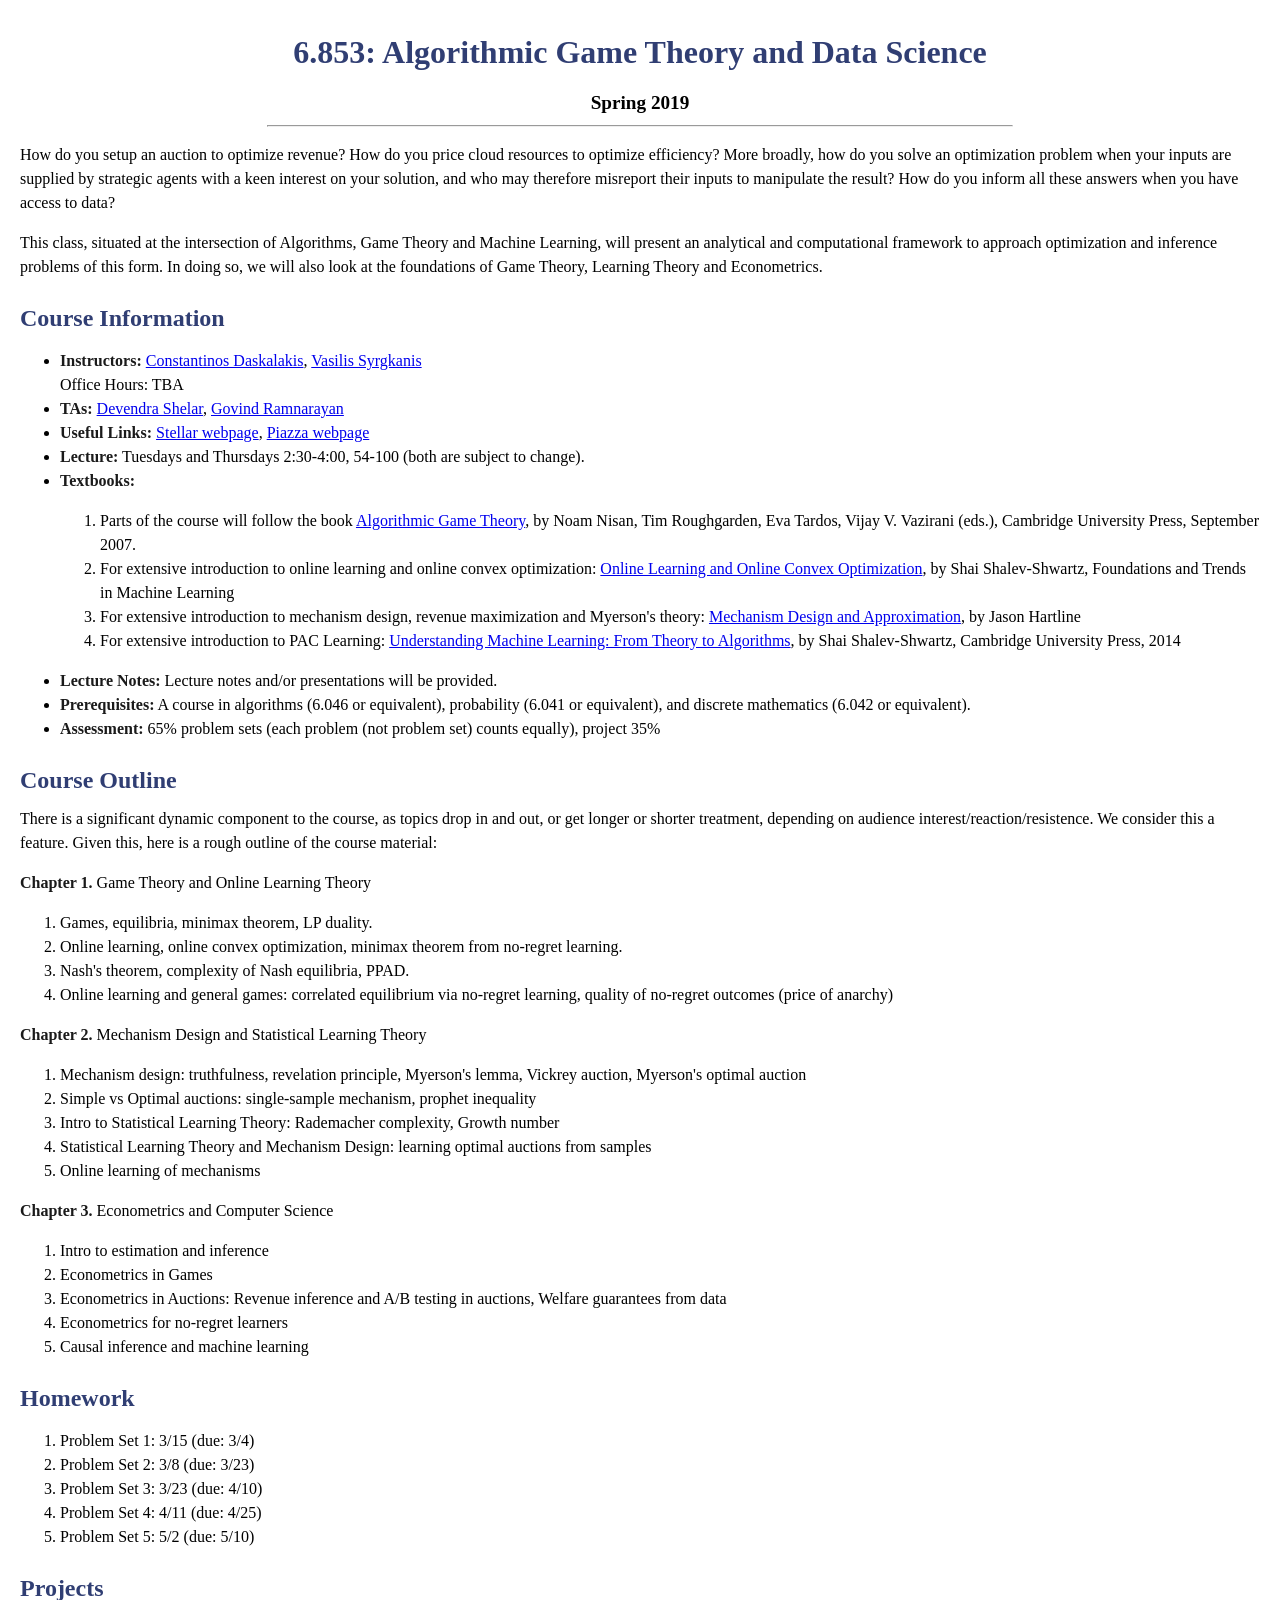
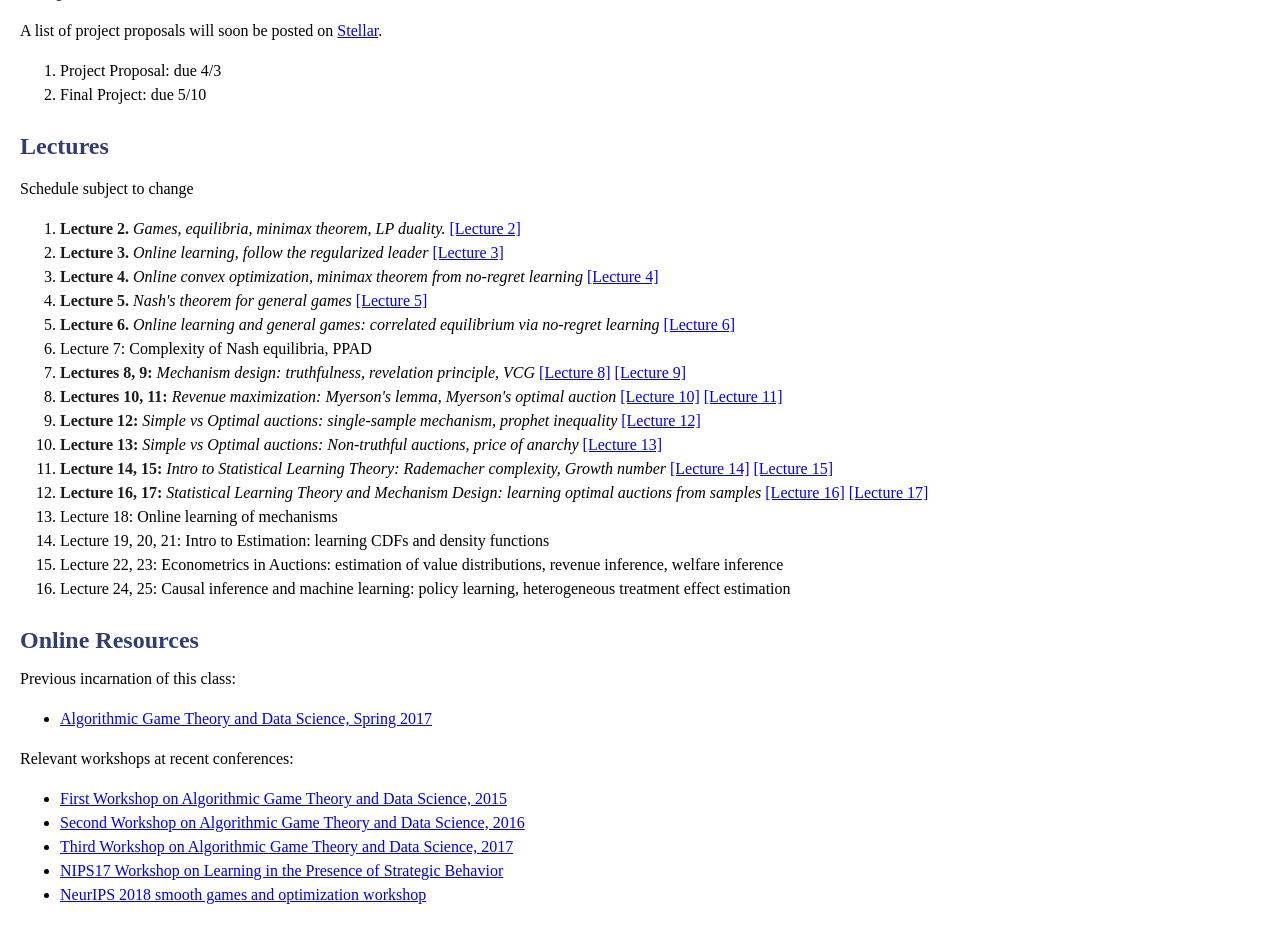
<file: 6853sp19/index.html>
<html>
    
<head>
	<!-- Google tag (gtag.js) -->
	<script async src="https://www.googletagmanager.com/gtag/js?id=G-EHT7MYY9VM"></script>
	<script>
		window.dataLayer = window.dataLayer || [];
		function gtag(){dataLayer.push(arguments);}
		gtag('js', new Date());
		gtag('config', 'G-EHT7MYY9VM');
	</script>
    <title>6.853: Topics in Algorithmic Game Theory, Spring 2019 </title>
    <link rel="stylesheet" href="basic.css">
</head>

<body>



<center>

<h1>6.853: Algorithmic Game Theory and Data Science</h1>

<h3>Spring 2019</h3>

<hr width="60%">

</center>


<div id="main-content">


<p>How do you setup an auction to optimize revenue? How do you price cloud resources to optimize efficiency? More broadly, how do you solve an optimization problem when your inputs are supplied by strategic agents with a keen interest on your solution, and who may therefore misreport their inputs to manipulate the result? How do you inform all these answers when you have access to data?

</p>

<p>This class, situated at the intersection of Algorithms, Game Theory and Machine Learning, will present an analytical and computational framework to approach optimization and inference problems of this form. In doing so, we will also look at the foundations of Game Theory, Learning Theory and Econometrics.</p>





<a name="staff"></a>

<h2>Course Information</h2>



<ul>

<li>
    <b>
        Instructors:
    </b>
        <a href="http://people.csail.mit.edu/costis/">Constantinos Daskalakis</a>, 
        <a href="http://www.vsyrgkanis.com">Vasilis Syrgkanis</a>
    <br/>
    Office Hours: TBA
</li>

<li>
    <b>TAs:</b> <a href="http://www.mit.edu/~shelard/">Devendra Shelar</a>, <a href="http://www.mit.edu/~govind/">Govind Ramnarayan</a>
</li>

<li>
    <b>Useful Links:</b> <a href="https://stellar.mit.edu/S/course/6/sp19/6.853/index.html">Stellar webpage</a>, <a href="https://piazza.com/class/jrr81wuvjxg2hv">Piazza webpage</a>
</li>

<li>
    <b>Lecture:</b> Tuesdays and Thursdays 2:30-4:00, 54-100 (both are subject to change).

</li>

<li>
    <b>Textbooks:</b>
    <ol>
        <li>Parts of the course will follow the book <a href="http://www.cambridge.org/journals/nisan/downloads/Nisan_Non-printable.pdf">Algorithmic Game Theory</a>, by Noam Nisan, Tim Roughgarden, Eva Tardos, Vijay V. Vazirani (eds.), Cambridge University Press, September 2007.
        </li>
        <li>
            For extensive introduction to online learning and online convex optimization: <a href="http://www.cs.huji.ac.il/~shais/papers/OLsurvey.pdf">Online Learning and Online
Convex Optimization</a>, by Shai Shalev-Shwartz, Foundations and Trends in
Machine Learning    
        </li>
        <li>
            For extensive introduction to mechanism design, revenue maximization and Myerson's theory: <a href="http://jasonhartline.com/MDnA/">Mechanism Design and Approximation</a>, by Jason Hartline
        </li>
        <li>
            For extensive introduction to PAC Learning: <a href="http://www.cs.huji.ac.il/~shais/UnderstandingMachineLearning/understanding-machine-learning-theory-algorithms.pdf">Understanding Machine Learning:
From Theory to Algorithms</a>, by Shai Shalev-Shwartz, Cambridge University Press, 2014
        </li>
    </ol>
</li>

<li>
    <b>Lecture Notes:</b> Lecture notes and/or presentations will be provided.
</li>

<li>
    <b>Prerequisites:</b> A course in algorithms (6.046 or equivalent), probability (6.041 or equivalent), and discrete mathematics (6.042 or equivalent). 
</li>

<li>
    <b>Assessment:</b> 65% problem sets (each problem (not problem set) counts equally), project 35%
</li>

</ul>



<a name="outline"></a>

<h2>Course Outline</h2>



There is a significant dynamic component to the course, as topics drop

in and out, or get longer or shorter treatment, depending on audience

interest/reaction/resistence.  We consider this a feature.  Given this,

here is a rough outline of the course material:



<p><b>Chapter 1.</b> Game Theory and Online Learning Theory</p>

<ol>

<li> Games, equilibria, minimax theorem, LP duality.</li>

<li> Online learning, online convex optimization, minimax theorem from no-regret learning. </li>

<li> Nash's theorem, complexity of Nash equilibria, PPAD. </li>

<li> Online learning and general games: correlated equilibrium via no-regret learning, quality of no-regret outcomes (price of anarchy) </li>

</ol>



<p><b>Chapter 2.</b> Mechanism Design and Statistical Learning Theory</p>

<ol>

<li> Mechanism design: truthfulness, revelation principle, Myerson's lemma, Vickrey auction, Myerson's optimal auction </li>

<li> Simple vs Optimal auctions: single-sample mechanism, prophet inequality </li>

<li> Intro to Statistical Learning Theory: Rademacher complexity, Growth number </li>

<li> Statistical Learning Theory and Mechanism Design: learning optimal auctions from samples </li>

<li> Online learning of mechanisms </li>

</ol>



<p><b>Chapter 3.</b> Econometrics and Computer Science</p>

<ol>

<li> Intro to estimation and inference</li>

<li> Econometrics in Games </li>

<li> Econometrics in Auctions: Revenue inference and A/B testing in auctions, Welfare guarantees from data</li>

<li> Econometrics for no-regret learners</li>

<li> Causal inference and machine learning </li>

</ol>

</p>



<h2> Homework </h2>

<ol>

    <li>Problem Set 1: 3/15 (due: 3/4)</li>

    <li>Problem Set 2: 3/8 (due: 3/23)</li>

    <li>Problem Set 3: 3/23 (due: 4/10)</li>

    <li>Problem Set 4: 4/11 (due: 4/25)</li>

    <li>Problem Set 5: 5/2 (due: 5/10)</li>

</ol>



<h2>Projects</h2>

<p>A list of project proposals will soon be posted on <a href="https://stellar.mit.edu/S/course/6/sp19/6.853/index.html">Stellar</a>.</p>

<ol>

    <li>Project Proposal: due 4/3</li>

    <li>Final Project: due 5/10</li>

</ol>



<a name="notes"></a>

<h2> Lectures</h2>



<p>Schedule subject to change</p>



<ol>

    <li> <b>Lecture 2.</b> <i>Games, equilibria, minimax theorem, LP duality.</i> <a href="lec2.pdf">[Lecture 2]</a></li>

    <li> <b>Lecture 3.</b> <i> Online learning, follow the regularized leader</i> <a href="lecture3.pdf">[Lecture 3]</a> </li>
    
    <li> <b>Lecture 4.</b> <i> Online convex optimization, minimax theorem from no-regret learning</i> <a href="lecture4.pdf">[Lecture 4]</a></li>
    
    <li> <b>Lecture 5.</b> <i>Nash's theorem for general games</i> <a href="lec5.pdf">[Lecture 5]</a></li>

    <li> <b>Lecture 6.</b> <i> Online learning and general games: correlated equilibrium via no-regret learning</i> <a href="lecture06.pdf">[Lecture 6]</a></li>
    
    <li> Lecture 7: Complexity of Nash equilibria, PPAD</li>

    <li> <b>Lectures 8, 9:</b> <i>Mechanism design: truthfulness, revelation principle, VCG</i> <a href="Lecture_8__Mechanism_Design.pdf">[Lecture 8]</a> <a href="Lecture_9.pdf">[Lecture 9]</a></li>

    <li> <b>Lectures 10, 11:</b> <i>Revenue maximization: Myerson's lemma, Myerson's optimal auction</i> <a href="lecture10.pdf">[Lecture 10]</a> <a href="lecture11.pdf">[Lecture 11]</a></li>

    <li> <b>Lecture 12:</b> <i>Simple vs Optimal auctions: single-sample mechanism, prophet inequality</i> <a href="6_853_Lecture_12___Simple_vs__Optimal_Auctions.pdf">[Lecture 12]</a></li>

    <li> <b>Lecture 13:</b> <i>Simple vs Optimal auctions: Non-truthful auctions, price of anarchy</i> <a href="poa_in_auctions.pptx">[Lecture 13]</a></li>

    <li> <b>Lecture 14, 15:</b> <i>Intro to Statistical Learning Theory: Rademacher complexity, Growth number</i> <a href="Lecture 14- Learning_from_Samples.pdf">[Lecture 14]</a> <a href="Lecture 15 - Learning_Theory_Rademacher_Comp.pdf">[Lecture 15]</a></li>

    <li> <b>Lecture 16, 17:</b> <i>Statistical Learning Theory and Mechanism Design: learning optimal auctions from samples</i> <a href="lecture16.pdf">[Lecture 16]</a> <a href="lecture17.pdf">[Lecture 17]</a></li>

    <li> Lecture 18: Online learning of mechanisms</li>

    <li> Lecture 19, 20, 21: Intro to Estimation: learning CDFs and density functions</li>

    <li> Lecture 22, 23: Econometrics in Auctions: estimation of value distributions, revenue inference, welfare inference</li>

    <li> Lecture 24, 25: Causal inference and machine learning: policy learning, heterogeneous treatment effect estimation</li>

</ol>



<h2>Online Resources</h2>



Previous incarnation of this class:

<ul>

<li><a href="https://stellar.mit.edu/S/course/6/sp17/6.853/index.html">Algorithmic Game Theory and Data Science, Spring 2017</a></li>

</ul>

Relevant workshops at recent conferences:
<ul>
    <li><a href="https://sites.google.com/site/agtanddatascienceworkshop2015/schedule">First Workshop on Algorithmic Game Theory and Data Science, 2015</a> </li>
    <li><a href="https://sites.google.com/site/agtanddatascienceworkshop2016/schedule">Second Workshop on Algorithmic Game Theory and Data Science, 2016</a><a></a> </li>
		
		 <li><a href="https://sites.google.com/site/agtds17/schedule">Third Workshop on Algorithmic Game Theory and Data Science, 2017</a><a></a> </li>
	<li><a href="http://www.cs.cmu.edu/~nhaghtal/mlstrat/">NIPS17 Workshop on Learning in the Presence of Strategic Behavior</a></li>
	<li><a href="https://sgo-workshop.github.io/">NeurIPS 2018 smooth games and optimization workshop</a></li>
</ul>

</div>


</body></html>
</file>
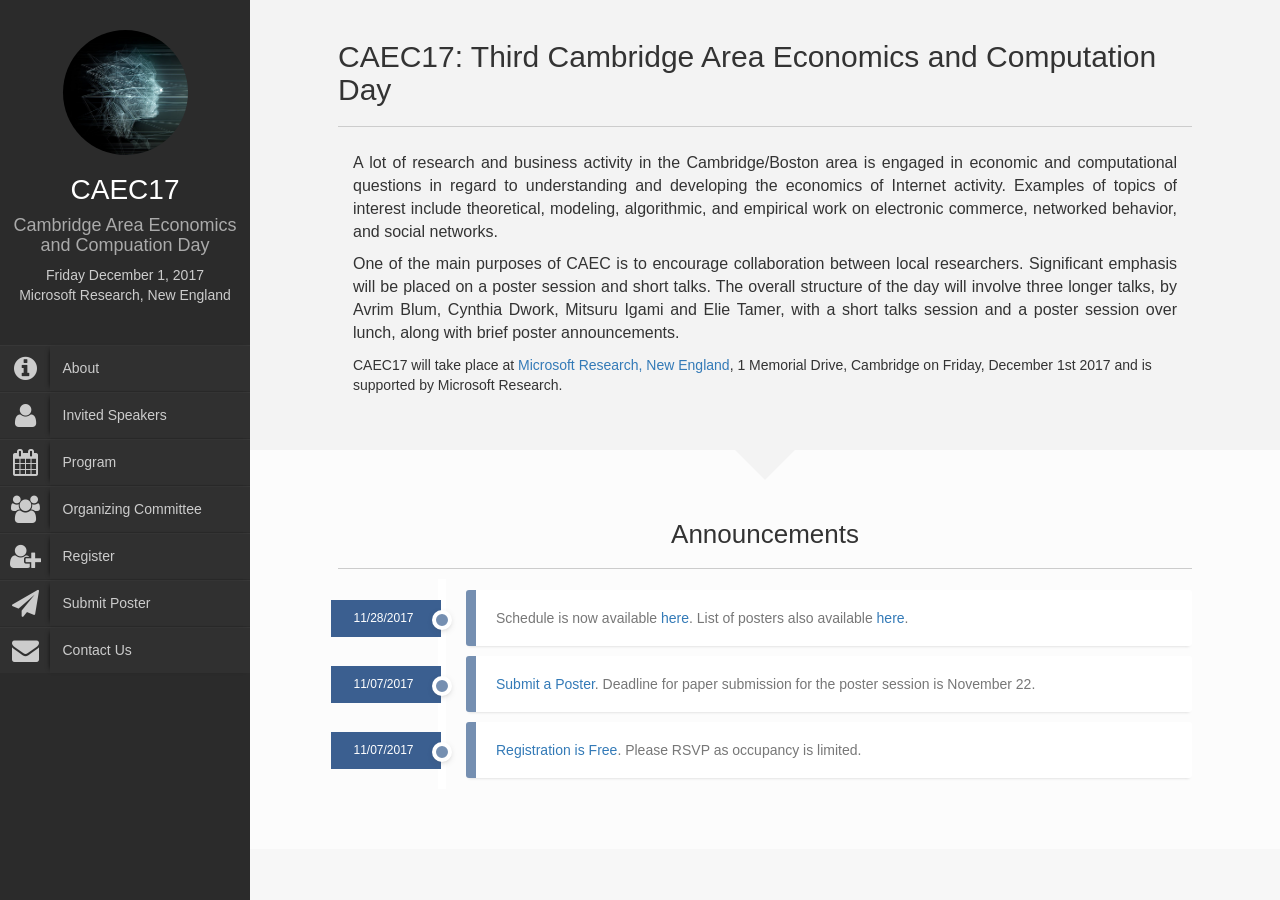
<file: caec17/index.html>
<!DOCTYPE html>
<html lang="en">
    <head>
	<!-- Google tag (gtag.js) -->
	<script async src="https://www.googletagmanager.com/gtag/js?id=G-EHT7MYY9VM"></script>
	<script>
	  window.dataLayer = window.dataLayer || [];
	  function gtag(){dataLayer.push(arguments)};
	  gtag('js', new Date());
	
	  gtag('config', 'G-EHT7MYY9VM');
	</script>

        <title>CAEC17: Third Cambridge Area Economics and Computation Day</title>
        <meta http-equiv="Content-Type" content="text/html; charset=UTF-8">
        <meta name="author" content="owwwlab.com">
        <meta name="viewport" content="width=device-width, initial-scale=1, maximum-scale=1">
        
        <meta name="description" content="CAEC17: Third Cambridge Area Economics and Computation Day" />
        <meta name="keywords" content="CAEC17, Cambridge, Economics, Computation" />

        <!--CSS styles-->
        <link rel="stylesheet" href="css/bootstrap.css">
        <link rel="stylesheet" href="css/font-awesome.min.css">  
        <link rel="stylesheet" href="css/perfect-scrollbar-0.4.5.min.css">
        <link rel="stylesheet" href="css/magnific-popup.css">
        <link rel="stylesheet" href="css/style.css">
        <link id="theme-style" rel="stylesheet" href="css/styles/default.css">

        
        <!--/CSS styles-->
        <!--Javascript files-->
        <script type="text/javascript" src="js/jquery-1.11.3.min.js"></script>
        <script type="text/javascript" src="js/TweenMax.min.js"></script>
        <script type="text/javascript" src="js/jquery.touchSwipe.min.js"></script>
        <script type="text/javascript" src="js/jquery.carouFredSel-6.2.1-packed.js"></script>
        
        <script type="text/javascript" src="js/modernizr.custom.63321.js"></script>
        <script type="text/javascript" src="js/jquery.dropdownit.js"></script>

        <script type="text/javascript" src="js/ScrollToPlugin.min.js"></script>

        <script type="text/javascript" src="js/bootstrap.min.js"></script>

        <script type="text/javascript" src="js/jquery.mixitup.min.js"></script>

        <script type="text/javascript" src="js/masonry.min.js"></script>

        <script type="text/javascript" src="js/perfect-scrollbar-0.4.5.with-mousewheel.min.js"></script>
        <script type="text/javascript" src="js/jquery.nicescroll.min.js"></script>


        <script type="text/javascript" src="js/magnific-popup.js"></script>
        <script type="text/javascript" src="js/custom.js"></script>

        <!--/Javascript files-->

    </head>
    <body>

        <div id="wrapper">
            <a href="#sidebar" class="mobilemenu"><i class="fa fa-reorder"></i></a>
            <div id="sidebar">
                <div id="sidebar-wrapper">
                    <div id="sidebar-inner">
                        <!-- Profile/logo section-->
                        <div id="profile" class="clearfix">
                            <div class="portrate hidden-xs"></div>
                            <div class="title">
                                <h2>CAEC17</h2>
                                <h3>Cambridge Area Economics and Compuation Day</h3>
                                <p style="color:#ccc">Friday December 1, 2017<br/>Microsoft Research, New England</p>
                            </div>   
                        </div>
                        <!-- /Profile/logo section-->

                        <!-- Main navigation-->
                        <div id="main-nav">
                            <ul id="navigation">
                                <li>
                                  <a href="#about">
                                    <i class="fa fa-info-circle"></i>
                                    <div class="text">About</div>
                                  </a>
                                </li>   
                                <li class="external">
                                  <a href="#invited">
                                      <i class="fa fa-user"></i>
                                      <div class="text">Invited Speakers</div>
                                  </a>
                                </li>
                                <li>
                                  <a href="#program">
                                      <i class="fa fa-calendar"></i>
                                      <div class="text">Program</div>
                                  </a>
                                </li>
                                <li class="external">
                                  <a href="#org">
                                      <i class="fa fa-users"></i>
                                      <div class="text">Organizing Committee</div>
                                  </a>
                                </li>
                                <li>
                                  <a href="https://www.eventbrite.com/e/caec17-tickets-39644369376n">
                                      <i class="fa fa-user-plus"></i>
                                      <div class="text">Register</div>
                                  </a>
                                </li>
                                <li>
                                  <a href="https://easychair.org/conferences/?conf=caec17">
                                      <i class="fa fa-paper-plane"></i>
                                      <div class="text">Submit Poster</div>
                                  </a>
                                </li>
                                <li>
                                  <a href="mailto:caec17conf@gmail.com">
                                      <i class="fa fa-envelope"></i>
                                      <div class="text">Contact Us</div>
                                  </a>
                                </li>
                            </ul>
                        </div>
                        <!-- /Main navigation-->
                    </div>
                </div>
            </div>

            <div id="main">
                <div class="page home" data-pos="home">
                    <div class="pageheader" id="about" >
                        <div class="headercontent">
                            <div class="section-container">
                                
                                <div class="row">                                 
                                    <h3 class="title">CAEC17: Third Cambridge Area Economics and Computation Day</h3>
                                    
									<div class="col-md-12" >
										<p style="text-align:justify;font-size:16px">
                                            A lot of research and business activity in the Cambridge/Boston area is engaged in economic and computational questions in regard to understanding and developing the economics of Internet activity. 
                                            Examples of topics of interest include theoretical, modeling, algorithmic, and empirical work on electronic commerce, networked behavior, and social networks. 
                                        </p>
                                        <p style="text-align:justify;font-size:16px">
                                            One of the main purposes of CAEC is to encourage collaboration between local researchers. Significant emphasis will be placed on a poster session and short talks. 
                                            The overall structure of the day will involve three longer talks, by Avrim Blum, Cynthia Dwork, Mitsuru Igami and Elie Tamer, with a short talks session and a poster session over lunch, along with brief poster announcements. 
                                        </p>
					<p> CAEC17 will take place at <a href="https://www.microsoft.com/en-us/research/lab/microsoft-research-new-england/">Microsoft Research, New England</a>, 1 Memorial Drive, Cambridge on Friday, December 1st 2017 and is supported by Microsoft Research. </p>
									</div>
								</div>
                            </div>        
                        </div>
                    </div>
					<div class="pagecontents">
						<div class="section color-1">
							<div class="section-container">
								<div class="row">               
									<div class="title text-center">
										<h3>Announcements</h3>
									</div>
									<ul class="timeline">
                                        <li class="open">
                                                <div class="date">11/28/2017</div>
                                                <div class="circle"></div>
                                                <div class="data">
                                                    <div class="subject">
                                                            Schedule is now available <a href="#program">here</a>. List of posters also available <a href="#posters">here</a>.
                                                    </div>
                                                </div>
                                            </li>
										<li class="open">
											<div class="date">11/07/2017</div>
											<div class="circle"></div>
											<div class="data">
                                                <div class="subject">
                                                        <a href="https://easychair.org/conferences/?conf=caec17">Submit a Poster</a>. Deadline for paper submission for the poster session is November 22.
                                                </div>
                                            </div>
										</li>
										<li class="open">
											<div class="date">11/07/2017</div>
											<div class="circle"></div>
											<div class="data">
                                                <div class="subject">
												    <a href="https://www.eventbrite.com/e/caec17-tickets-39644369376">Registration is Free</a>. Please RSVP as occupancy is limited.
                                                </div>
											</div>
										</li>
									</ul>
								</div>  								
							</div>
						</div>  
                        <div class="section color-2" id="invited">
                            <div class="section-container">
                                <div class="title text-center">
                                    <h3>Invited Speakers</h3>
                                </div>
                                <div class="row">
                                    <div class="col-md-12">
                                        <ul class="ul-withdetails">
                                            <li>
                                                <div class="row">
                                                    <div class="col-sm-6 col-md-2">
                                                        <div class="image">
                                                            <img alt="image" src="img/invited/avrim_blum.jpg"  class="img-responsive">
                                                            <div class="imageoverlay">
                                                                <i class="icon icon-search"></i>
                                                            </div>

                                                        </div>
                                                    </div>
                                                    <div class="col-sm-6 col-md-10">
                                                        <div class="meta">
                                                            <h3>Avrim Blum</h3>
                                                            <p>
                                                                    Professor and Chief Academic Officer <br/>
                                                                    Toyota Technological Institute at Chicago <br/>
                                                                <a href="http://ttic.uchicago.edu/~avrim/">http://ttic.uchicago.edu/~avrim/</a>
                                                            </p>
                                                            <p><b>Title.</b> Learning about Agents and Mechanisms from Opaque Transactions</p>
                                                        </div>
                                                    </div>
                                                </div>
                                                <div class="details">
                                                    <p><b>Abstract.</b> In this talk I will discuss the problem of trying to learn the requirements and preferences of economic agents by observing the outcomes of an allocation mechanism whose rules you 
                                                        also don’t initially know.   As an example, consider observing web pages where the agents are advertisers and the winners are those whose ads show up on the given page.  
                                                        We know these ads are placed based on bids and other constraints given to some auction mechanism, but we do not get to see these bids and constraints. 
                                                        What we would like to do is from repeated observations of this type to learn what the requirements and preferences of the agents are.  
                                                        Or consider observing the input-output behavior of a cloud computing service, where the input consists of a set of agents requesting service, and the output tells 
                                                        us which actually received service and which did not.  In this case, we assume the agents who did not receive service were not served due to overlap of their resource needs 
                                                        with higher-priority requests. From such input-output behavior, we would like to learn the underlying structure.  Our goal will be from observing a series of such interactions 
                                                        to try to learn both the needs and preferences of the agents and perhaps also the rules of the allocation mechanism.
                                                        This talk is based on work joint with Yishay Mansour and Jamie Morgenstern, as well as work joint with undergraduate student Michael Liang.
                                                    </p>
                                                </div>
                                            </li>
                                            <li>
                                                <div class="row">
                                                    <div class="col-sm-6 col-md-2">
                                                        <div class="image">
                                                            <img alt="image" src="img/invited/Dwork_200x300.jpg"  class="img-responsive">
                                                            <div class="imageoverlay">
                                                                <i class="icon icon-search"></i>
                                                            </div>

                                                        </div>
                                                    </div>
                                                    <div class="col-sm-6 col-md-10">
                                                        <div class="meta">
                                                            <h3>Cynthia Dwork</h3>
                                                            <p>
                                                                    Gordon McKay Professor of Computer Science<br/>
                                                                    Harvard Paulson School of Engineering<br/>
                                                                    Harvard University<br/>
                                                                <a href="https://www.seas.harvard.edu/directory/dwork">https://www.seas.harvard.edu/directory/dwork</a>
                                                            </p>
                                                            <p><b>Title.</b> Fair Questions</p>
                                                        </div>
                                                    </div>
                                                </div>
                                                <div class="details">
                                                    <p><b>Abstract.</b> “Unfairness” of algorithms – for tasks ranging from advertising to recidivism prediction – has 
                                                        attracted considerable attention in the popular press.  Algorithmic techniques for achieving fairness now routinely appear in dedicated 
                                                        workshops and symposia as well as in established research conferences.  This talk will focus on the (relatively) new study of a mathematically 
                                                        rigorous theory of fairness: definitions, methods, and provable limits and tradeoffs, providing a lens for hot-button policy issues such as 
                                                        “interpretability” and raising new questions for future research.
                                                    </p>
                                                </div>
                                            </li>
                                            <li>
                                                <div class="row">
                                                    <div class="col-sm-6 col-md-2">
                                                        <div class="image">
                                                            <img alt="image" src="img/invited/mitsuru.jpg"  class="img-responsive">
                                                            <div class="imageoverlay">
                                                                <i class="icon icon-search"></i>
                                                            </div>

                                                        </div>
                                                    </div>                                                    
                                                    <div class="col-sm-6 col-md-10">
                                                        <div class="meta">
                                                            <h3>Mitsuru Igami</h3>
                                                            <p>
                                                                Associate Professor of Economics</br>
                                                                Department of Economics<br/>
                                                                Yale University<br/>
                                                                <a href="https://sites.google.com/view/igami">https://sites.google.com/view/igami</a>
                                                            </p>
                                                            <p><b>Title.</b> Artificial Intelligence as Structural Estimation: Economic Interpretations of Deep Blue, Bonanza, and AlphaGo
                                                            </p>
                                                        </div>
                                                    </div>
                                                </div>
                                                <div class="details">
                                                   
                                                    <p><b>Abstract.</b> Artificial intelligence (AI) has achieved superhuman performance in a growing number of tasks, including the classical games of chess, shogi, and Go, but understanding and explaining AI remain challenging. 
                                                        This paper studies the machine-learning algorithms for developing the game AIs, and provides their structural interpretations. Specifically, chess-playing Deep Blue is a calibrated value function, whereas shogi-playing Bonanza represents an estimated value function via Rust's (1987) nested fixed-point method. 
                                                        AlphaGo's "supervised-learning policy network" is a deep neural network (DNN) version of Hotz and Miller's (1993) conditional choice probability estimates; its "reinforcement-learning value network" is equivalent to Hotz, Miller, Sanders, and Smith's (1994) simulation method for estimating the value function. 
                                                        Their performances suggest DNNs are a useful functional form when the state space is large and data are sparse. Explicitly incorporating strategic interactions and unobserved heterogeneity in the data-generating process would further improve AIs' explicability. 
                                                    </p>
                                                </div>
                                            </li>                                            
                                            <li>
                                                <div class="row">
                                                    <div class="col-sm-6 col-md-2">
                                                        <div class="image">
                                                            <img alt="image" src="img/invited/elie_website.jpg"  class="img-responsive">
                                                            <div class="imageoverlay">
                                                                <i class="icon icon-search"></i>
                                                            </div>

                                                        </div>
                                                    </div>                                                    
                                                    <div class="col-sm-6 col-md-10">
                                                        <div class="meta">
                                                            <h3>Elie Tamer</h3>
                                                            <p>
                                                                Professor of Economics</br>
                                                                Department of Economics<br/>
                                                                Harvard University<br/>
                                                                <a href="https://scholar.harvard.edu/tamer/home">https://scholar.harvard.edu/tamer/home</a>
                                                            </p>
                                                            <p><b>Title.</b> Inference on Auctions with Weak Assumptions on Information</p>
                                                        </div>
                                                    </div>
                                                </div>
                                                <div class="details">
                                                    <p><b>Abstract.</b> Given a sample of bids from independent auctions, this paper examines the question of inference on auction fundamentals (e.g. valuation distributions, welfare measures) 
                                                        under weak assumptions on information structure. The question is important as it allows us to learn about the valuation distribution in a robust way, i.e., 
                                                        without assuming that a particular information structure holds across observations. We leverage recent contributions in the robust mechanism design literature 
                                                        that exploit the link between Bayesian Correlated Equilibria and Bayesian Nash Equilibria in incomplete information games to construct an econometrics framework 
                                                        for learning about auction fundamentals using observed data on bids. We showcase our construction of identified sets in private value and common value auctions. 
                                                        Our approach for constructing these sets inherits the computational simplicity of solving for correlated equilibria: checking whether a particular valuation distribution 
                                                        belongs to the identified set is as simple as determining whether a linear program is feasible. A similar linear program can be used to construct the identified set on various 
                                                        welfare measures and counterfactual objects. For inference and to summarize statistical uncertainty, we propose novel finite sample methods using tail inequalities that are used to 
                                                        construct confidence regions on sets. We also highlight methods based on Bayesian bootstrap and subsampling. A set of Monte Carlo experiments 
                                                        show adequate finite sample properties of our inference procedures. We also illustrate our methods using data from OCS auctions. 
                                                    </p>
                                                </div>
                                            </li>
                                        </ul>
                                    </div>
                                </div>
                            </div>
                        </div>
                        
                        <div class="section color-1" id="program">
                            <div class="section-container">
                                <div class="title text-center">
                                    <h3>Program</h3>
                                </div>
                                <div class="row">
                                    <div class="col-md-12">
                                        <p>Location: CAEC17 will take place at Microsoft, 1 Memorial Drive, 1st Floor, Horace Mann Theater on Fri Dec 01.</p>
                                        <ul class="timeline">
                                            <li>
                                                <div class="date">8:30 - 9:00</div>
                                                <div class="circle"></div>
                                                <div class="data">
                                                    <div class="subject">Breakfast</div>
                                                </div>
                                            </li>
                                            <li>
                                                <div class="date">9:00 - 9:50</div>
                                                <div class="circle"></div>
                                                <div class="data">
                                                    <div class="subject"><b>Cynthia Dwork.</b> Fair Questions</div>
                                                    <div class="text">
                                                        <p><b>Abstract.</b> “Unfairness” of algorithms – for tasks ranging from advertising to recidivism prediction – has 
                                                        attracted considerable attention in the popular press.  Algorithmic techniques for achieving fairness now routinely appear in dedicated 
                                                        workshops and symposia as well as in established research conferences.  This talk will focus on the (relatively) new study of a mathematically 
                                                        rigorous theory of fairness: definitions, methods, and provable limits and tradeoffs, providing a lens for hot-button policy issues such as 
                                                        “interpretability” and raising new questions for future research.</p>
                                                    </div>
                                                </div>
                                            </li>
                                            <li>
                                                <div class="date">9:50-10:40</div>
                                                <div class="circle"></div>
                                                <div class="data">
                                                    <div class="subject">
                                                    <ul> 
                                                        <li><b>Annie Liang.</b> Predicting and Understanding Initial Play (joint with Drew Fudenberg)</li>
                                                        <li><b>Hongyao Ma.</b> Spatio-Temporal Pricing for Ridesharing Platforms</li>
                                                        <li><b>Georgios Zervas.</b> Consumer Reviews and Regulation: Evidence from NYC Restaurants (joint with Chiara Farronato)</li>
                                                    </ul>
                                                    
                                                    </div>
                                                    <div class="text">
                                                        <p>
                                                            <b>Annie Liang.</b> Predicting and Understanding Initial Play  (joint with Drew Fudenberg)<br/>
                                                            <b>Abstract.</b> We take a machine learning approach to the problem of predicting initial play in strategic-form games. We predict game 
                                                            play data from previous laboratory experiments, and also a new data set of 200 games with randomly distributed payoffs that were played on Mechanical Turk. 
                                                            We consider two approaches, with the goals of uncovering new regularities in play and improving the predictions of existing theories. First, we use 
                                                            machine learning algorithms to train prediction rules based on a large set of game features. Examination of the games where our algorithm predicts play correctly 
                                                            but the existing models do not leads us to introduce a risk aversion parameter, which we find significantly improves predictive accuracy. Second, we augment existing 
                                                            empirical models by using play in a set of training games to predict how the models' parameters vary across new games. This modified approach generates better out-of-sample predictions, 
                                                            and provides insight into how and why the parameters vary. These methodologies are not special to the problem of predicting play in games, and may be useful in other contexts.
                                                        </p>
                                                        <p>
                                                            <b>Hongyao Ma.</b> Spatio-Temporal Pricing for Ridesharing Platforms<br/>
                                                            <b>Abstract.</b> Ridesharing platforms match drivers and riders and use dynamic pricing to balance supply and demand. A challenge is to set prices in a way they are appropriately smooth in time and space, in the sense that drivers will choose to accept their dispatches rather drive to another area, or wait for higher prices or a better trip. We develop a discrete time, multi-period and multi-location model for which there always exists anonymous, origin-destination competitive equilibrium prices, and give an efficient planning algorithm. The Spatio-Temporal Pricing (STP) mechanism computes a driver-pessimal competitive equilibrium plan at the beginning of time and after any driver deviation. The plan (dispatches of drivers to pick up drivers, driver re-positioning, and payments) is welfare-maximizing and envy free. The STP mechanism is incentive aligned: it is a subgame perfect equilibrium for drivers to always accept their dispatches at all times. We also give an impossibility result, that there can be no dominant strategy, welfare-optimal, envy-free and budget balanced mechanism. Numerical simulations show that in comparison to a baseline, myopic pricing mechanism, where drivers incur a high regret, the STP mechanism achieves significantly higher social welfare and no regret.
                                                        </p>

                                                        <p>
                                                            <b>Georgios Zervas.</b> Consumer Reviews and Regulation: Evidence from NYC Restaurants (joint with Chiara Farronato)<br/>
                                                            <b>Abstract.</b> We investigate complementarities between two signals of restaurant quality:
                                                            health inspections and online reviews. To protect consumers, health inspectors
                                                            periodically evaluate restaurant hygiene, and assign health grades to
                                                            restaurants. Consumers are also able to rate restaurant quality online,
                                                            through review platforms like Yelp. We investigate whether consumer reviews
                                                            can predict hygiene violations. To do so, we implement we use machine learning
                                                            to predict individual restaurant violations from the text of Yelp reviews. We
                                                            find that consumer reviews are good predictors of food handling violations,
                                                            but are poor predictors of facilities and maintenance violations. We then
                                                            investigate how the hygienic information contained in online reviews affects
                                                            demand and supply. On the demand side, we find that conditional on hygiene
                                                            related information contained in online reviews, consumers still take health grades
                                                            into account when choosing restaurants. On the supply side, we find that
                                                            review platforms create reputational incentives for restaurants to reduce
                                                            hygiene violations that are predictable by Yelp reviews. Specifically, we find
                                                            that relative to restaurants not on Yelp, restaurants on Yelp score better on
                                                            hygiene dimensions detectable by consumers than on dimensions not detectable
                                                            by consumers. Our results have implications for the design of government
                                                            regulation in a world where consumers rate their service experiences online.                                                            
                                                        </p>

                                                    </div>
                                                 </li>
                                            <li>
                                                <div class="date">10:40-11:10</div>
                                                <div class="circle"></div>
                                                <div class="data">
                                                    <div class="subject">Coffee Break and Poster Session</div>
                                                </div>
                                            </li>
                                            <li>
                                                <div class="date">11:10-12:00</div>
                                                <div class="circle"></div>
                                                <div class="data">
                                                    <div class="subject"><b>Elie Tamer.</b> Inference on Auctions with Weak Assumptions on Information</div>
                                                    <div class="text">
                                                        <p><b>Abstract.</b> Given a sample of bids from independent auctions, this paper examines the question of inference on auction fundamentals (e.g. valuation distributions, welfare measures) 
                                                        under weak assumptions on information structure. The question is important as it allows us to learn about the valuation distribution in a robust way, i.e., 
                                                        without assuming that a particular information structure holds across observations. We leverage recent contributions in the robust mechanism design literature 
                                                        that exploit the link between Bayesian Correlated Equilibria and Bayesian Nash Equilibria in incomplete information games to construct an econometrics framework 
                                                        for learning about auction fundamentals using observed data on bids. We showcase our construction of identified sets in private value and common value auctions. 
                                                        Our approach for constructing these sets inherits the computational simplicity of solving for correlated equilibria: checking whether a particular valuation distribution 
                                                        belongs to the identified set is as simple as determining whether a linear program is feasible. A similar linear program can be used to construct the identified set on various 
                                                        welfare measures and counterfactual objects. For inference and to summarize statistical uncertainty, we propose novel finite sample methods using tail inequalities that are used to 
                                                        construct confidence regions on sets. We also highlight methods based on Bayesian bootstrap and subsampling. A set of Monte Carlo experiments 
                                                        show adequate finite sample properties of our inference procedures. We also illustrate our methods using data from OCS auctions.</p>
                                                    </div>
                                                </div>
                                            </li>
                                            <li>
                                                <div class="date">12:00 - 13:10</div>
                                                <div class="circle"></div>
                                                <div class="data">
                                                    <div class="subject">Lunch Break.</div>
                                                </div>
                                            </li>
                                            <li>
                                                <div class="date">13:10 - 14:00</div>
                                                <div class="circle"></div>
                                                <div class="data">
                                                    <div class="subject"><b>Avrim Blum.</b> Learning about Agents and Mechanisms from Opaque Transactions</div>
                                                    <div class="text">
                                                        <p>
                                                            <b>Abstract.</b> In this talk I will discuss the problem of trying to learn the requirements and preferences of economic agents by observing the outcomes of an allocation mechanism whose rules you also don’t initially know.   As an example, consider observing web pages where the agents are advertisers and the winners are those whose ads show up on the given page.  We know these ads are placed based on bids and other constraints given to some auction mechanism, but we do not get to see these bids and constraints. What we would like to do is from repeated observations of this type to learn what the requirements and preferences of the agents are.  Or consider observing the input-output behavior of a cloud computing service, where the input consists of a set of agents requesting service, and the output tells us which actually received service and which did not.  In this case, we assume the agents who did not receive service were not served due to overlap of their resource needs with higher-priority requests. From such input-output behavior, we would like to learn the underlying structure.  Our goal will be from observing a series of such interactions to try to learn both the needs and preferences of the agents and perhaps also the rules of the allocation mechanism.    
                                                            This talk is based on work joint with Yishay Mansour and Jamie Morgenstern, as well as work joint with undergraduate student Michael Liang.
                                                        </p>
                                                    </div>
                                                </div>
                                            </li>
                                            <li>
                                                <div class="date">14:00 - 14:30</div>
                                                <div class="circle"></div>
                                                <div class="data">
                                                    <div class="subject">Coffee Break and Poster Session.</div>
                                                </div>
                                            </li>
                                            <li>
                                                <div class="date">14:30 - 15:15</div>
                                                <div class="circle"></div>
                                                <div class="data">
                                                    <div class="subject">
                                                        <ul>
                                                            <li><b>Nicole Immorlica.</b> Approximate Efficiency in Matching Markets</li>
                                                            <li><b>Dean Eckles.</b> Randomization inference for spillovers in networks</li>
                                                            <li><b>Nir Rosenfeld.</b> Optimal Tagging with Markov Chain Optimization</li>
                                                        </ul>
                                                    </div>
                                                    <div class="text">
                                                       <p>
                                                            <b>Nicole Immorlica.</b> Approximate Efficiency in Matching Markets<br/>
                                                            <b>Abstract.</b> We propose a measure of approximate ex-ante Pareto e fficiency in matching markets. Using this notion, we quantify the intuited e fficiency improvement of the so-called Boston mechanism and the recently-proposed choice-augmented deferred acceptance mechanism over the random serial dictatorship mechanism. Furthermore, we provide a formal statement and analysis of a ra ffle-type mechanism, which is conceptually simpler than the Boston mechanism and has a comparable effi ciency guarantee.   
                                                        </p> 
                                                        <p>
                                                            <b>Dean Eckles.</b> Randomization inference for spillovers in networks<br/>
                                                            <b>Abstract.</b> 
                                                            Social and behavioral scientists are interested in testing of hypotheses about spillovers (i.e. interference, exogenous peer effects) in social networks. However, when there is a single network, this is complicated by lack of independent observations. We explore Fisherian randomization inference as an approach to exact finite-population inference, where the main problem is that the relevant hypotheses are non-sharp null hypotheses. Fisherian randomization inference can be used to test these hypotheses either by (a) making the hypotheses sharp by assuming a model for direct effects or (b) conducting conditional randomization inference such that the hypotheses are sharp. I present both of these approaches, the latter of which is developed in Aronow (2012) and our paper (Athey, Eckles & Imbens, 2017). I illustrate these methods with application to a large voter turnout experiment on Facebook (Jones et al., 2017)
                                                            
                                                        </p>
                                                        <p>
                                                            <b>Nir Rosenfeld.</b> Optimal Tagging with Markov Chain Optimization<br/>
                                                            <b>Abstract.</b> In many information systems, content creators and owners use tags to describe and annotate content. Since tags can have a considerable effect on the volume of traffic that eventually reaches an item, content creators should benefit from a disciplined approach to tag selection.
                                                            Here we introduce the task of optimal tagging, where the goal is to choose a subset of tags for a new item, such that the probability of browsing users reaching that item is maximized. We formulate this as a general state-selection problem over Markov chains, show that it is NP-hard, but is monotone and submodular and thus has a greedy approximation. We provide an efficient implementation of the greedy step, and demonstrate how individual content creators can optimize tags by simple trial and error.
                                                        </p>
                                                    </div>
                                                </div>
                                            </li>
                                            <li>
                                                <div class="date">15:15 - 15:45</div>
                                                <div class="circle"></div>
                                                <div class="data">
                                                    <div class="subject">Coffee Break and Poster Session.</div>
                                                </div>
                                            </li>
                                            <li>
                                                <div class="date">15:45 - 16:35</div>
                                                <div class="circle"></div>
                                                <div class="data">
                                                    <div class="subject"><b>Mitsuru Igami.</b> Artificial Intelligence as Structural Estimation: Economic Interpretations of Deep Blue, Bonanza, and AlphaGo</div>
                                                    <div class="text">
                                                        <p>
                                                            <b>Abstract.</b> Artificial intelligence (AI) has achieved superhuman performance in a growing number of tasks, including the classical games of chess, shogi, and Go, but understanding and explaining AI remain challenging. 
                                                            This paper studies the machine-learning algorithms for developing the game AIs, and provides their structural interpretations. Specifically, chess-playing Deep Blue is a calibrated value function, whereas shogi-playing Bonanza represents an estimated value function via Rust's (1987) nested fixed-point method. 
                                                            AlphaGo's "supervised-learning policy network" is a deep neural network (DNN) version of Hotz and Miller's (1993) conditional choice probability estimates; its "reinforcement-learning value network" is equivalent to Hotz, Miller, Sanders, and Smith's (1994) simulation method for estimating the value function. 
                                                            Their performances suggest DNNs are a useful functional form when the state space is large and data are sparse. Explicitly incorporating strategic interactions and unobserved heterogeneity in the data-generating process would further improve AIs' explicability. 
                                                       </p>
                                                    </div>
                                                </div>
                                            </li>
                                            <li>
                                                <div class="date">16:35 - 18:00</div>
                                                <div class="circle"></div>
                                                <div class="data">
                                                    <div class="subject">Poster Session.</div>
                                                </div>
                                            </li>
                                        </ul>
                                    </div>
                                </div>
                            </div>
                        </div>

                        <div class="section color-2" id="posters">
                            <div class="section-container">
                                <div class="title text-center">
                                    <h3>Posters
                                            <i class="icon-chevron-sign-left"></i></h3>
                                </div>
                                <div class="row">
                                    <div class="col-md-12">
                                        <ul class="ul-withdetails">
                                            <li>
                                                <div class="row">
                                                    <div class="col-sm-6 col-md-12">
                                                        <div class="meta">
                                                            <b>Eiichiro Kazumori.</b> On the Virtue of Being Regular and Predictable: A Structural Analysis of the Primary Dealer System in the United States Treasury Auctions. 
                                                        </div>
                                                    </div>
                                                </div>
                                                <div class="details"> We analyze the policy question of whether the US Treasury should maintain the current
                                                        security distribution mechanism of the primary dealer system in the Treasury market after the financial crisis to 
                                                        achieve the debt management objective of lowest funding cost over time. We partially identify the effect of auction 
                                                        design through the counterfactual analysis using the novel asymptotic approximation method. We find that the primary 
                                                        dealer system achieves the lowest funding cost volatilities while maintaining an equal level of costs in comparison with the 
                                                        alternative direct bidding system and the syndicate bidding system.
                                                </div>
                                            </li>
                                            <li>
                                                <div class="row">
                                                    <div class="col-sm-6 col-md-12">
                                                        <div class="meta">
                                                        <b>Ali Jadbabaie, Elchanan Mossel and M. Amin Rahimian.</b> Bayesian Group Decisions: Algorithms and Complexity <a href="papers/CAEC17_paper_3.pdf">[PDF]</a>
                                                        </div>
                                                    </div>
                                                </div>
                                                <div class="details"> We address the computations that Bayesian agents undertake to realize their optimal actions, as they repeatedly observe each other's actions, following an initial private observation. We use iterated eliminations of infeasible signals (IEIS) to model the thinking process as well as the calculations of a Bayesian agent in a group decision scenario. We show that IEIS runs in exponential time; however, when the group structure is a partially ordered set, the Bayesian calculations simplify and polynomial-time computation of the Bayesian recommendations is possible. 
                                                        
                                                        We next shift attention to the case where agents reveal their beliefs (instead of actions) at every decision epoch. We analyze the computational complexity of the Bayesian belief formation in groups and show that it is NP-hard. We also investigate the factors underlying this computational complexity and show how belief calculations simplify in special network structures or cases with strong inherent symmetries. We finally give insights about the statistical efficiency (optimality) of the beliefs and its relations to computational efficiency.
                                                </div>
                                            </li>
                                            <li>
                                                <div class="row">
                                                    <div class="col-sm-6 col-md-12">
                                                        <div class="meta">
                                                        <b>Zhibing Zhao, Tristan Villamil and Lirong Xia.</b> Learning Mixtures of Random Utility Models <a href="papers/CAEC17_paper_4.pdf">[PDF]</a>
                                                        </div>
                                                    </div>
                                                </div>
                                                <div class="details"> We tackle the problem of identifiability and efficient learning of mixtures of Random Utility Models (RUMs). We show that when the PDFs of utility distributions are symmetric, the mixture of k RUMs (denoted by k-RUM) is not identifiable when the number of alternatives m is no more than 2k-1. On the other hand, when m >= max{4k-2,6}, any k-RUM is generically identifiable. We then propose three algorithms for learning mixtures of RUMs: an EM-based algorithm, which we call E-GMM, a direct generalized-method-of-moments (GMM) algorithm, and a sandwich (GMM-E-GMM) algorithm that combines the other two. Experiments on synthetic data show that the sandwich algorithm achieves the highest statistical efficiency and GMM is the most computationally efficient. Experiments on real-world data at Preflib show that Gaussian k-RUMs provide better fitness than a single Gaussian RUM, the Plackett-Luce model, and mixtures of Plackett-Luce models w.r.t. commonly-used model fitness criteria. To the best of our knowledge, this is the first work on learning mixtures of general RUMs.
                                                </div>
                                            </li>
                                            <li>
                                                <div class="row">
                                                    <div class="col-sm-6 col-md-12">
                                                        <div class="meta">
                                                        <b>Amy Greenwald, Takehiro Oyakawa and Vasilis Syrgkanis.</b> Simple vs Optimal Contests with Convex Costs
                                                        </div>
                                                    </div>
                                                </div>
                                                <div class="details"> We study an optimal contest design problem where contributors abilities are private, their costs are convex as a function of their effort, and the designer seeks to maximize their total effort. We address the design of approximately optimal mechanisms that are robust in that they are independent of the ability distribution and the precise form of the cost function. We show that a very simple all-pay contest where the prize is distributed equally among the top quartile of contributors is always a constant factor approximation to the optimal for a large class of convex cost functions, when the number of contributors is larger than some constant. This result stands in contrast to contests with linear costs, where awarding a prize to a single top contributor is approximately-optimal; when costs are convex, this latter allocation is far from optimal. Our result is enabled by novel results in the space of optimal mechanism design with convex costs, which could be of independent interest. Finally, we validate the performance of our approximately-optimal contests via simulation experiments, and portray much better empirical performance than the worst-case guarantees.
                                                </div>
                                            </li>
                                            <li>
                                                <div class="row">
                                                    <div class="col-sm-6 col-md-12">
                                                        <div class="meta">
                                                        <b>Amy Greenwald, Takehiro Oyakawa and Vasilis Syrgkanis.</b> On Revenue-Maximizing Mechanisms assuming Convex Costs
                                                        </div>
                                                    </div>
                                                </div>
                                                <div class="details"> We investigate revenue-maximizing mechanisms in settings where bidders' utility functions are characterized by convex costs. Such costs arise, for instance, in procurement auctions for energy. We provide a constant-factor approximation guarantee for a prior-free randomized mechanism. Additionally, we propose two heuristics that allocate proportionally, using either value or virtual value. We describe experiments which show that for randomly drawn monotone hazard rate distributions, our mechanisms can achieve near optimal performance. Perhaps surprisingly, in the convex cost setting, it is preferable to allocate to multiple relatively high bidders, rather than only to bidders with the highest (virtual) value, as is optimal in the traditional quasi-linear utility setting.
                                                </div>
                                            </li>
                                            <li>
                                                <div class="row">
                                                    <div class="col-sm-6 col-md-12">
                                                        <div class="meta">
                                                        <b>Gerasimos Palaiopanos, Ioannis Panageas and Georgios Piliouras.</b> Multiplicative Weights Update with Constant Step-Size in Congestion Games: Convergence, Limit Cycles and Chaos
                                                        </div>
                                                    </div>
                                                </div>
                                                <div class="details"> The Multiplicative Weights Update (MWU) method is a ubiquitous meta-algorithm that works as follows: A distribution is maintained on a certain set, and at each step the probability assigned to action $\gamma$ is multiplied by $(1 -\epsilon C(\gamma))>0$ where $C(\gamma)$ is the ``cost" of action $\gamma$ and then rescaled to ensure that the new values form a distribution. We analyze MWU in congestion games where agents use \textit{arbitrary admissible constants} as 
                                                        learning rates $\epsilon$ and prove convergence to \textit{exact Nash equilibria}. 
                                                        Interestingly, this convergence result does not carry over to the nearly homologous MWU variant where at each step the probability assigned to action $\gamma$ is multiplied by $(1 -\epsilon)^{C(\gamma)}$ even for the simplest case of two-agent, two-strategy load balancing games, where such dynamics can provably lead to limit cycles or even chaotic behavior. 
                                                </div>
                                            </li>
                                            <li>
                                                <div class="row">
                                                    <div class="col-sm-6 col-md-12">
                                                        <div class="meta">
                                                        <b>Sujoy Sikdar, Sibel Adali and Lirong Xia.</b> Top-Trading-Cycles Mechanisms with Acceptable Bundles
                                                        </div>
                                                    </div>
                                                </div>
                                                <div class="details"> In this paper, we extend the Top-Trading-Cycles (TTC) mechanism to housing markets with acceptable bundles. We propose Conditionally-Most-Important trees (CMI-trees) as a new language that generalizes commonly-studied languages such as generalized lexicographic preferences and LP-trees. Our main result is that for any instance of housing markets with acceptable bundles, and any CMI-tree profile, if TTC outputs an acceptable full allocation, then TTC is strict core selecting, non-bossy and indifferent to the order of implementing cycles as they become available. 
                                                        
                                                        We propose multi-type housing markets with size constraints as a generalization of multi-type housing markets (Moulin 1995; Sikdar, Adali, and Xia 2017) and the setting of Fujita et al. (2015), and show that our extension of TTC always outputs an acceptable full allocation. Finally, we show that TTC is computationally hard to manipulate in this setting.
                                                </div>
                                            </li>
                                            <li>
                                                <div class="row">
                                                    <div class="col-sm-6 col-md-12">
                                                        <div class="meta">
                                                        <b>Mohammadhossein Bateni, Hossein Esfandiari, Vahab Mirrokni and Saeed Seddighin.</b> A Study of Compact Reserve Pricing Languages
                                                        </div>
                                                    </div>
                                                </div>
                                                <div class="details"> Online advertising allows advertisers to implement fine-tuned targeting of users. While such precise targeting leads to more effective advertising, it introduces challenging multidimensional pricing and bidding problems for publishers and advertisers. In this context, advertisers and publishers need to deal with an exponential number of possibilities. As a result, designing efficient and "compact" multidimensional bidding and pricing systems and algorithms are practically important for online advertisement. Compact bidding languages have already been studied in the context of multiplicative bidding. 
                                                        
                                                        In this paper, we study the compact pricing problem. More specifically, we first define the "multiplicative reserve price optimization problem" (MRPOP) and show that unlike the unrestricted reserve price system, it is NP-hard to find the best reserve price solution in this setting. Next, we present an efficient algorithm to compute a solution for MRPOP that achieves a logarithmic approximation of the optimum solution of the unrestricted setting, where we can set a reserve price for each individual impression type (i.e., one element in the Cartesian product of all features). We do so by characterizing the properties of an optimum solution. Furthermore, our empirical study confirms the effectiveness of multiplicative pricing in practice. In fact, the simulations show that our algorithm obtains 90--98% of the value of the best solution that sets the reserve prices for each auction individually (i.e., the optimum set of 
                                                        reserve prices). 
                                                        
                                                        Finally, in order to establish the tightness of our results in the adversarial setting, we demonstrate that there is no "compact" pricing system (i.e., a pricing system using $O(n^{1-\epsilon})$ bits to set $n$ reserve prices) that loses, in the worst case, less than a logarithmic factor compared to the optimum set of reserve prices. Notice that this hardness result is not restricted to the multiplicative setting and holds for any compact pricing system. In summary, not only does the multiplicative reserve price system shows great promise in our empirical study, it is theoretically optimal up to a constant factor in the adversarial setting.
                                                </div>
                                            </li>
                                            <li>
                                                <div class="row">
                                                    <div class="col-sm-6 col-md-12">
                                                        <div class="meta">
                                                        <b>Yang Liu and Yiling Chen.</b> Surrogate Scoring Rule and a Dominant Truth Serum for Information Elicitation
                                                        </div>
                                                    </div>
                                                </div>
                                                <div class="details"> We present a method for information elicitation, where each agent truthfully reporting his information is a dominant strategy, even when there is no ground-truth verification. It is well known that truthful elicitation in dominant strategy can be achieved using proper scoring rules if we have access to the ground-truth (i.e. the outcome of the event) and truthful elicitation at a Bayesian Nash equilibrium can be achieved with various peer prediction mechanisms if ground-truth is not available. In this work, we first observe that if we have access to a random variable that is a noisy version of the ground-truth with known bias, we can design surrogate scoring rules to achieve truthful elicitation in dominant strategy. These surrogate scoring rules are inspired by the use of surrogate loss functions in machine learning and they remove bias from the noisy random variable such that in expectation a prediction is as if evaluated against the ground-truth. Built upon surrogate scoring rules, we develop a dominant truth serum (DTS) to achieve truthful elicitation in dominant strategy when agents' reports are the only source of information that we have access to. In DTS, reports from other agents are treated as noisy observations of the ground-truth and we develop a method to learn and then correct the biases in these reports without having access to the ground-truth. In expectation predictions in DTS are as if evaluated against the ground-truth. 
                                                </div>
                                            </li>
                                            <li>
                                                <div class="row">
                                                    <div class="col-sm-6 col-md-12">
                                                        <div class="meta">
                                                        <b>Vira Semenova.</b> Machine Learning for Partial Identification: Example of Bracketed Data
                                                        </div>
                                                    </div>
                                                </div>
                                                <div class="details"> Partially identified models occur commonly in economic applications. A common problem in this literature is a regression problem with bracketed (interval-censored) outcome variable Y , which creates a set-identified parameter of interest. The recent studies have only considered finite-dimensional linear regression in such context. To incorporate more complex controls into the problem, we consider a partially linear projection. We characterize the identified set B for the linear component of this projection and propose an estimator of its support function. Our estimator converges at parametric rate and has asymptotic normality properties. It may be useful for labor economics applications that involve bracketed salaries and rich, high-dimensional de- mographic data about the subjects of the study.

                                                </div>
                                            </li>
                                            <li>
                                                <div class="row">
                                                    <div class="col-sm-6 col-md-12">
                                                        <div class="meta">
                                                        <b>Konstantinos Stouras</b>. Crowdsourcing Contests with Private Types and Evaluation Uncertainty <a href="papers/CAEC17_paper_12.pdf">[PDF]</a>
                                                        </div>
                                                    </div>
                                                </div>
                                                <div class="details"> 
                                                        We introduce a general model of crowdsourcing contests in which the performance of an agent is driven by his privately known ability type (adverse selection), his costly effort choice and is further affected by evaluation uncertainty or luck (moral hazard). We show that when marginal cost of effort is sufficiently small and the solvers' types, as well as, the evaluation uncertainty are independent and identically distributed respectively, there is a unique Bayes Nash equilibrium effort. This equilibrium effort is in symmetric and pure strategies and involves inactive types. Our model includes as special cases the Tullock contest (Tullock, 1967), the all-pay auction model with private information of Moldovanu et al. (2001), and the symmetric effort with evaluation uncertainty model of Lazear et al. (1981) that have been studied separately thus far. Our results suggest that several comparative statics results of the all-pay auctions with private information are robust in the presence of noisy feedback.
                                                </div>
                                            </li>
                                            <li>
                                                <div class="row">
                                                    <div class="col-sm-6 col-md-12">
                                                        <div class="meta">
                                                        <b>Mina Karzand and Guy Bresler.</b> Regret bounds and regimes of optimality for user-user and item-item recommendation systems
                                                        </div>
                                                    </div>
                                                </div>
                                                <div class="details"> 
                                                        We consider an online model for recommendation systems, with each user being recommended an item at each time-step and providing 'like' or 'dislike' feedback. A latent variable model specifies the user preferences: both users and items are clustered into types. All users of a given type have identical preferences for the items, and similarly, items of a given type are either all liked or all disliked by a given user. The model captures structure in both the item and user spaces, and in this paper, we assume that the type preference matrix is randomly generated. We describe two algorithms inspired by user-user and item-item collaborative filtering (CF), modified to explicitly make exploratory recommendations, and prove performance guarantees in terms of their expected regret. For two regimes of model parameters, with structure only in item space or only in user space, we prove information-theoretic lower bounds on regret that match our upper bounds up to logarithmic factors. Our analysis elucidates system operating regimes in which existing CF algorithms are nearly optimal.
                                                </div>
                                            </li>
                                            <li>
                                                <div class="row">
                                                    <div class="col-sm-6 col-md-12">
                                                        <div class="meta">
                                                        <b>Jose Correa, Patricio Foncea, Ruben Hoeksma, Tim Oosterwijk and Tjark Vredeveld.</b> Posted Price Mechanism for a Random Stream of Customers
                                                        </div>
                                                    </div>
                                                </div>
                                                <div class="details"> 
                                                        Posted price mechanisms constitute a widely used way of selling items to strategic consumers. Although suboptimal, the attractiveness of these mechanisms comes from their simplicity and easy implementation. In this paper, we investigate the performance of posted price mechanisms when customers arrive in an unknown random 
                                                        order. We compare the expected revenue of these mechanisms to the expected revenue of the optimal auction in two different settings. Namely, the nonadaptive setting in which all offers are sent to the customers beforehand, and the adaptive setting in which an offer is made when a consumer arrives. For the nonadaptive case, we obtain a strategy achieving an expected revenue within at least a 1 − 1/e fraction of that of the optimal auction. We also show that this bound is tight, even if the customers have i.i.d. valuations for the item. For the adaptive case, we exhibit a posted price mechanism that achieves a factor 0.745 of the optimal revenue, when the customers have i.i.d. valuations for the item. Furthermore, we prove that our results extend to the prophet inequality setting and in particular our result for i.i.d. random valuations resolves a problem posed by Hill and Kertz [13].
                                                </div>
                                            </li>
                                            <li>
                                                <div class="row">
                                                    <div class="col-sm-6 col-md-12">
                                                        <div class="meta">
                                                        <b>Wei Yu.</b> The Optical Transceiver as Datacenter Bottleneck: Applying inventory management models to data center capacity planning
                                                        </div>
                                                    </div>
                                                </div>
                                                <div class="details"> 
                                                        The optical transceiver is becoming the cost driver of data center network. In addition, its long order lead time increases the project lead time for intra-datacenter network deployment. We introduce the inventory management model to show that creates extra cost for data centers.
                                                </div>
                                            </li>
                                            <li>
                                                <div class="row">
                                                    <div class="col-sm-6 col-md-12">
                                                        <div class="meta">
                                                        <b>Zhe Feng, Chara Podimata and Vasilis Syrgkanis.</b> Learning to Bid Without Knowing your Value
                                                        </div>
                                                    </div>
                                                </div>
                                                <div class="details"> 
                                                        We address online learning in complex auction settings, such as sponsored search auctions, 
                                                        where the value of the bidder is unknown to her, evolving in an arbitrary manner and 
                                                        observed only if the bidder wins an allocation. We leverage the structure of the utility of 
                                                        the bidder to provide algorithms with regret rates against the best fixed bid in hindsight, 
                                                        that are exponentially faster in convergence in terms of dependence on the action space, 
                                                        than what would have been derived by applying a generic bandit algorithm. Our results 
                                                        are enabled by analyzing a new online learning setting with outcome-based feedback, which 
                                                        generalizes learning with feedback graphs. We provide an online learning algorithm for this 
                                                        setting, of independent interest, with regret that grows only logarithmically with the number 
                                                        of actions and linearly only in the number of potential outcomes (the latter being very small 
                                                        in most auction settings).
                                                </div>
                                            </li>
                                            <li>
                                                <div class="row">
                                                    <div class="col-sm-6 col-md-12">
                                                        <div class="meta">
                                                        <b>Paul Duetting, Zhe Feng, Harikrishna Narasimhan and David Parkes.</b> Optimal Economic Design through Deep Learning (short paper)
                                                        </div>
                                                    </div>
                                                </div>
                                                <div class="details"> 
                                                        Designing an auction that maximizes expected revenue is an intricate task. Despite 
                                                        major efforts, only the single-item case is fully understood. We explore the use of 
                                                        tools from deep learning on this topic. The design objective is revenue optimal, 
                                                        dominant-strategy incentive compatible auctions. For a baseline, we show that 
                                                        multi-layer neural networks can learn almost-optimal auctions for a variety of 
                                                        settings for which there are analytical solutions, and even without encoding characterization results into the design of the network. Looking ahead, deep learning has promise for deriving auctions with high revenue for poorly understood problems
                                                </div>
                                            </li>
                                            <li>
                                                <div class="row">
                                                    <div class="col-sm-6 col-md-12">
                                                        <div class="meta">
                                                        <b>Thodoris Lykouris, Vahab Mirrokni and Renato Paes Leme.</b> Stochastic bandits robust to adversarial corruptions
                                                        </div>
                                                    </div>
                                                </div>
                                                <div class="details"> 
                                                        We introduce a new model of stochastic bandits with adversarial corruptions which aims to capture settings where most of the input follows a stochastic pattern but some fraction of it can be adversarially changed to trick the algorithm, e.g., click fraud, fake reviews and email spam. The goal of this model is to encourage the design of bandit algorithms that (i) work well in mixed adversarial and stochastic models, and (ii) whose performance deteriorates gracefully as we move from fully stochastic to fully adversarial models. 
                                                        
                                                        We consider a setting with K arms with underlying stochastic distributions such that Delta(a) is the difference between the mean of arm a and the optimal arm a*. The total corruption C corresponds to the total perturbation that an adversary can add to the stochastic input. Our main result is an algorithm with regret bounded by O(\sum_{a\neq a*}\frac{K C log(KT/delta) +\log(T)}{\Delta(a)} \cdot log(KT/delta))$ with $1-delta$ probability and pseudo-regret O(\sum_{a\neq a*}\frac{K C+\log(T)}{\Delta(a)}\cdot \log(KT))$. 
                                                        
                                                        Notably, our algorithm is agnostic to the total corruption and the bound holds with respect to the total corruption that was added in retrospect. 
                                                        
                                                        We also provide a lower bound showing that the linear dependency on the corruption level is necessary if one wants to ensure, at the same time, asymptotically optimal guarantees in the case that the input is totally stochastic.
                                                </div>
                                            </li>
                                            <li>
                                                <div class="row">
                                                    <div class="col-sm-6 col-md-12">
                                                        <div class="meta">
                                                        <b>Santiago Balseiro, Anthony Kim, Mohammad Mahdian and Vahab Mirrokni.</b> Budget Management Strategies in Repeated Auctions: Uniqueness and Stability of System Equilibria
                                                        </div>
                                                    </div>
                                                </div>
                                                <div class="details"> 
                                                        In online advertising, platforms sell ad placements over time using 
                                                        repeated auctions. Platforms often provide budget management 
                                                        strategies, which allow budget constrained advertisers to 
                                                        control their cumulative expenditures by adjusting the allocations 
                                                        and payments. Each budget management strategy, when applied 
                                                        to all budget constrained advertisers simultaneously, drives the 
                                                        system toward a different equilibrium. Since most budget management 
                                                        strategies are implemented dynamically by adjusting their 
                                                        parameters over time, understanding the uniqueness and stability 
                                                        of equilibria is of practical relevance for advertising platforms. In 
                                                        this paper, we study the uniqueness and stability properties of five 
                                                        budget management strategies in terms of an equilibrium notion 
                                                        called system equilibrium: probabilistic throttling, thresholding, 
                                                        bid shading, reserve pricing, and multiplicative boosting. In particular, 
                                                        we show that reserve pricing and multiplicative boosting 
                                                        always admit a unique and stable system equilibrium. The same 
                                                        holds for probabilistic throttling in the case of two buyers. The 
                                                        answer is mixed for bid shading: we prove uniqueness and stability 
                                                        for a relevant class of buyer distributions and provide a specific 
                                                        example showing that bid shading can admit multiple and unstable 
                                                        equilibria. On the other hand, we find that thresholding does not 
                                                        admit a unique and stable system equilibria in general. Our study 
                                                        thus complements existing research on budget management strategies, 
                                                        which has focused mostly on comparing budget management 
                                                        strategies in terms of performance metrics such as the seller’s profit 
                                                        and buyers’ utility.        
                                                </div>
                                            </li>
                                            <li>
                                                <div class="row">
                                                    <div class="col-sm-6 col-md-12">
                                                        <div class="meta">
                                                        <b>Yiling Chen, Chara Podimata and Nisarg Shah.</b> Strategyproof Linear Regression
                                                        </div>
                                                    </div>
                                                </div>
                                                <div class="details"> 
                                                        We study the problem of linear regression when training data points are held by strategic agents who have incentives to misreport them. We extend results about previously known families of strategyproof mechanisms, introduce a novel family of such mechanisms, and provide two characterizations of strategyproof mechanisms for linear regression.         
                                                </div>
                                            </li>
                                            <li>
                                                <div class="row">
                                                    <div class="col-sm-6 col-md-12">
                                                        <div class="meta">
                                                        <b>Alessandro Epasto, Mohammad Mahdian, Vahab Mirroki and Manolis Zampetakis.</b> Prior Free Mechanism Design via Differential Privacy: Beyond Exponential Mechanism
                                                        </div>
                                                    </div>
                                                </div>
                                                <div class="details"> 
                                                        Consider an multi-bidder multi-item auction scenario where the auctioneer want to maximizes her revenue. In the classical formulation of this problem the auctioneer has also access to the prior distribution of the bids of the buyers. Despite the theoretical importance of this line of literature, in practice the knowledge of the prior distribution is very rarely a realistic assumption. Our goal in this work is to provide a framework for mechanism design that takes advantage of the understanding that we have about optimal auctions with prior and also takes 
                                                        into account the fact that the buyers can also strategize when providing information about their bid distribution. We propose a revenue optimization framework that is approximately optimal and approximately incentive compatible without relying on the knowledge of prior distributions.        
                                                </div>
                                            </li>
                                            <li>
                                                <div class="row">
                                                    <div class="col-sm-6 col-md-12">
                                                        <div class="meta">
                                                        <b>Constantinos Daskalakis, Christos Tzamos and Manolis Zampetakis.</b> A Converse to Banach’s Fixed Point Theorem and its CLS Completeness
                                                        </div>
                                                    </div>
                                                </div>
                                                <div class="details"> 
                                                        Banach’s fixed point theorem for contraction maps has been widely used to analyze the convergence of iterative methods in non-convex problems. It is a common experience, however, that iterative maps fail to be globally contracting under the natural metric in their domain, making the applicability of Banach’s theorem limited. We explore how generally we can apply Banach’s fixed point theorem to establish the convergence of iterative methods when pairing it with carefully designed metrics. 
                                                        
                                                        Our first result is a strong converse of Banach’s theorem, showing that it is a universal analysis tool for establishing uniqueness of fixed points and for bounding the convergence rate of iterative maps to a unique fixed point. In other words, we show that, whenever an iterative map globally converges to a unique fixed point, there exists a metric under which the iterative map is contracting and which can be used to bound the number of iterations until convergence. We illustrate our approach in the widely used power method, providing a new way of bounding 
                                                        its convergence rate through contraction arguments. 
                                                        
                                                        We next consider the computational complexity of Banach’s fixed point theorem. Making the proof of our converse theorem constructive, we show that computing a fixed point whose existence is guaranteed by Banach’s fixed point theorem is CLS-complete. We thus provide the first natural complete problem for the class CLS, which was defined in Daskalakis and Papadimimtriou [DP11]. to capture the complexity of problems such as P-matrix LCP, computing KKT-points, and finding mixed Nash equilibria in congestion and network coordination games.        
                                                </div>
                                            </li>
                                        </ul>
                                            
                                    </div>
                                </div>
                            </div>
                        </div>  
                        <div class="section color-1" id="org">
                            <div class="section-container">
                                <div class="title text-center">
                                    <h3>Organizers
                                            <i class="icon-chevron-sign-left"></i></h3>
                                </div>
                                <div class="row">
                                    <div class="col-md-12">
                                        <div >
                                            <div>
                                                <h3>Yaron Singer</h3>
                                                <h4>Computer Science, Harvard University</h4>
                                                <a href="https://people.seas.harvard.edu/~yaron/" class="btn btn-info">+ Follow</a>
                                            </div>
                                            <div>
                                                <h3>Vasilis Syrgkanis</h3>
                                                <h4>Microsoft Research, New England</h4>
                                                <a href="http://vsyrgkanis.com/" class="btn btn-info">+ Follow</a>
                                            </div>
                                        </div>
                                    </div>
                                </div>
                            </div>
                        </div>  
                        <div class="section color-2" id="sponsors">
                            <div class="section-container">
                                <div class="title text-center">
                                    <h3>Sponsors</h3>
                                </div>
                                <div class="row">
                                    <div class="col-md-12">
                                        <div class="image">
                                            <a href="http://research.microsoft.com/en-us/labs/newengland/default.aspx"><img alt="image" src="img/msr_logo.png" ></a>
                                            <div class="imageoverlay">
                                                <i class="icon icon-search"></i>
                                            </div>

                                        </div>
                                    </div>
                                </div>
                            </div>
                        </div>                          
                    </div>
                </div>
            </div>
        </div>
    </body>
</html>
</file>
<file: css/homepage.css>
:root {
	color-scheme: light;
	--stanford-red: #8c1515;
	--stanford-dark-red: #6b1010;
	--ink: #202124;
	--muted: #62666a;
	--line: #e5e3df;
	--paper: #fff;
	--wash: #f6f5f1;
	--content-width: 1120px;
}

* {
	box-sizing: border-box;
}

html {
	scroll-behavior: smooth;
}

body {
	margin: 0;
	background: var(--paper);
	color: var(--ink);
	font-family: -apple-system, BlinkMacSystemFont, "Segoe UI", sans-serif;
	font-size: 16px;
	line-height: 1.65;
	-webkit-font-smoothing: antialiased;
}

a {
	color: var(--stanford-red);
	text-decoration-thickness: 1px;
	text-underline-offset: 3px;
}

a:hover {
	color: var(--stanford-dark-red);
}

a:focus-visible {
	border-radius: 2px;
	outline: 3px solid #b83a4b;
	outline-offset: 4px;
}

.skip-link {
	position: absolute;
	z-index: 2;
	top: 8px;
	left: 8px;
	padding: 8px 12px;
	transform: translateY(-150%);
	background: var(--paper);
	color: var(--stanford-red);
}

.skip-link:focus {
	transform: translateY(0);
}

.section-shell,
.header-inner {
	width: min(var(--content-width), calc(100% - 64px));
	margin-inline: auto;
}

.site-header {
	position: sticky;
	z-index: 10;
	top: 0;
	background: var(--paper);
	border-bottom: 1px solid var(--line);
}

.header-inner {
	display: flex;
	min-height: 76px;
	align-items: center;
	justify-content: space-between;
	gap: 24px;
}

.wordmark {
	display: grid;
	width: 40px;
	height: 40px;
	flex: 0 0 40px;
	place-items: center;
	background: var(--stanford-red);
	color: #fff;
	font-family: Georgia, "Times New Roman", serif;
	font-size: 17px;
	font-weight: 700;
	letter-spacing: -1px;
	text-decoration: none;
}

.wordmark:hover {
	background: var(--stanford-dark-red);
	color: #fff;
}

.header-inner nav {
	display: flex;
	flex-wrap: wrap;
	justify-content: flex-end;
	gap: clamp(18px, 3.2vw, 42px);
}

.header-inner nav a {
	color: #383a3d;
	font-size: 14px;
	font-weight: 600;
	text-decoration: none;
}

.header-inner nav a:hover {
	color: var(--stanford-red);
}

main section[id] {
	scroll-margin-top: var(--site-header-height, 77px);
}

.hero {
	display: grid;
	grid-template-columns: 245px minmax(0, 1fr);
	align-items: start;
	gap: clamp(34px, 7vw, 84px);
	padding-block: clamp(52px, 7vw, 82px) clamp(56px, 7vw, 78px);
}

.hero-side {
	display: flex;
	flex-direction: column;
	align-self: stretch;
	grid-column: 1;
	gap: 18px;
}

.hero-side .profile-links {
	margin-top: auto;
	gap: 10px 16px;
}

.profile-icons {
	display: flex;
	flex-wrap: wrap;
	gap: 12px 32px;
}

.profile-icons a {
	display: inline-flex;
	align-items: center;
	gap: 8px;
	color: #34373a;
	font-size: 14px;
	font-weight: 600;
	text-decoration: none;
	white-space: nowrap;
	transition: color 150ms ease;
}

.profile-icons a:hover {
	color: var(--stanford-red);
}

.profile-icons svg {
	width: 20px;
	height: 20px;
	fill: none;
	stroke: currentColor;
	stroke-width: 1.6;
	stroke-linecap: round;
	stroke-linejoin: round;
}

.hero-side .button-link {
	flex: 1 0 100%;
	justify-content: space-between;
}

.hero-copy {
	display: flex;
	flex-direction: column;
	align-self: stretch;
	grid-column: 2;
	max-width: 720px;
}

.hero-copy .profile-icons {
	margin-top: auto;
}

@media (min-width: 721px) {
	.hero-copy .introduction {
		margin-top: 4px;
		margin-bottom: 0;
	}

	.hero-copy .office-hours-link {
		margin-block: auto;
		transform: translateY(-4px);
	}

	.hero-copy .profile-icons {
		margin-top: 0;
	}
}

.eyebrow {
	margin: 0 0 16px;
	color: var(--stanford-red);
	font-size: 11px;
	font-weight: 700;
	letter-spacing: 0.14em;
	line-height: 1.5;
	text-transform: uppercase;
}

h1,
h2,
h3,
p,
figure {
	margin-top: 0;
}

h1,
h2,
h3 {
	font-family: Georgia, "Times New Roman", serif;
	font-weight: 400;
}

h1 {
	margin-bottom: 18px;
	font-size: clamp(44px, 6vw, 64px);
	letter-spacing: 0.02em;
	line-height: 1.02;
}

.appointment {
	margin-bottom: 8px;
	font-size: clamp(17px, 2vw, 21px);
	font-weight: 600;
	line-height: 1.4;
}

.affiliations {
	margin-bottom: 18px;
	color: var(--muted);
	font-size: 14px;
	line-height: 1.7;
}

.affiliation-groups {
	margin-bottom: 26px;
	color: #3e4144;
	font-family: Georgia, "Times New Roman", serif;
	font-size: clamp(14px, 1.3vw, 16px);
	line-height: 1.55;
}

.affiliation-label {
	display: block;
	margin-bottom: 6px;
	color: var(--stanford-red);
	font-family: system-ui, sans-serif;
	font-size: 12px;
	font-weight: 700;
	letter-spacing: 0.1em;
	text-transform: uppercase;
}

.affiliation-groups a {
	white-space: nowrap;
}

.introduction {
	max-width: 660px;
	margin-bottom: 26px;
	color: #3e4144;
	font-family: Georgia, "Times New Roman", serif;
	font-size: clamp(16px, 1.55vw, 18px);
	line-height: 1.55;
}

.office-hours-link {
	display: flex;
	max-width: 100%;
	align-items: center;
	gap: 10px;
	margin-bottom: 22px;
	color: var(--muted);
	font-size: 14px;
}

.office-hours-link svg {
	width: 19px;
	height: 19px;
	flex: 0 0 19px;
	fill: none;
	stroke: var(--muted);
	stroke-width: 1.6;
	stroke-linecap: round;
	stroke-linejoin: round;
}

.office-hours-link a {
	font-weight: 600;
}

.profile-links {
	display: flex;
	flex-wrap: wrap;
	align-items: center;
	gap: 14px 22px;
	font-size: 14px;
}

.profile-links > a:not(.button-link) {
	color: #34373a;
	text-decoration: none;
}

.profile-links > a:not(.button-link):hover {
	color: var(--stanford-red);
	text-decoration: underline;
}

.button-link {
	display: inline-flex;
	min-height: 46px;
	align-items: center;
	justify-content: center;
	gap: 12px;
	padding: 10px 16px;
	border: 1px solid var(--stanford-red);
	background: var(--stanford-red);
	color: #fff;
	font-size: 14px;
	font-weight: 650;
	text-decoration: none;
	transition: background-color 150ms ease, border-color 150ms ease;
}

.button-link:hover {
	border-color: var(--stanford-dark-red);
	background: var(--stanford-dark-red);
	color: #fff;
}

.portrait {
	grid-column: 1;
	margin: 0;
}

.portrait img {
	display: block;
	width: 100%;
	height: auto;
	aspect-ratio: 1;
	border-radius: 2px;
	object-fit: cover;
}

.portrait-details {
	display: grid;
	gap: 10px;
	margin-top: 10px;
	padding: 12px 14px;
	border-left: 2px solid var(--stanford-red);
	background: var(--wash);
	text-align: left;
}

.portrait-department {
	color: var(--stanford-red);
	font-size: 10px;
	font-weight: 700;
	letter-spacing: 0.08em;
	line-height: 1.5;
	text-transform: uppercase;
}

.portrait-address {
	margin: 0;
	color: var(--muted);
	font-style: normal;
	font-size: 12px;
	line-height: 1.6;
}

.portrait-email {
	width: fit-content;
	padding-top: 8px;
	border-top: 1px solid #e2dfd9;
	font-size: 12px;
	font-weight: 650;
}

.section-heading h2 {
	font-size: clamp(22px, 2.5vw, 28px);
	letter-spacing: -0.025em;
}

.section-heading {
	max-width: 720px;
}

.section-heading h2 {
	margin-bottom: 14px;
	line-height: 1.2;
}

.section-heading > p:not(.eyebrow) {
	max-width: 680px;
	margin-bottom: 16px;
	color: var(--muted);
	font-size: 14px;
	line-height: 1.8;
}

.section-heading > p:last-child {
	margin-bottom: 0;
}

.latest-news {
	border-top: 1px solid var(--line);
	background: var(--wash);
}

.latest-news-inner {
	padding-block: clamp(44px, 6vw, 64px);
}

.latest-news .section-heading {
	margin-bottom: 22px;
}

.latest-news-list {
	max-width: 900px;
	margin: 0;
	padding: 0;
	list-style: none;
}

.latest-news-list li {
	display: grid;
	grid-template-columns: 150px minmax(0, 1fr);
	gap: 20px;
	padding: 14px 0;
	border-top: 1px solid var(--line);
	font-size: 14px;
}

.latest-news-list time {
	color: var(--muted);
	font-size: 13px;
}

.latest-news-more {
	margin: 20px 0 0;
	font-size: 14px;
	font-weight: 650;
}

.student-guidance {
	background: var(--wash);
}

.advising {
	border-top: 1px solid var(--line);
	background: var(--paper);
}

.advising-inner {
	padding-block: clamp(50px, 7vw, 76px);
}

.advising-grid {
	display: grid;
	grid-template-columns: repeat(2, minmax(0, 1fr));
	gap: 18px;
	margin-top: 28px;
}

.advising-group {
	padding: 20px;
	border-top: 2px solid var(--stanford-red);
	background: var(--wash);
}

.advising-group h3 {
	margin-bottom: 12px;
	font-size: 21px;
}

.advising-group ul {
	margin: 0;
	padding-left: 20px;
	color: var(--muted);
	font-size: 14px;
	list-style: disc;
}

.advising-group li + li {
	margin-top: 6px;
}

.student-inner {
	padding-block: clamp(50px, 7vw, 76px);
}

.student-copy {
	max-width: 900px;
}

.student-copy > p:not(.eyebrow),
.academic-background .section-heading > p:not(.eyebrow) {
	max-width: 900px;
}

.academic-background {
	background: var(--paper);
}

.academic-background-inner {
	padding-block: clamp(50px, 7vw, 76px);
}

.career-timeline {
	margin-block: 28px clamp(32px, 5vw, 48px);
}

.career-timeline-list {
	display: grid;
	grid-template-columns: repeat(5, minmax(0, 1fr));
	margin: 0;
	padding: 0;
	list-style: none;
}

.career-timeline-list li {
	position: relative;
	min-width: 0;
	padding: 30px 18px 0 0;
	border-top: 2px solid var(--line);
}

.career-timeline-list li::before {
	position: absolute;
	top: -7px;
	left: 0;
	width: 12px;
	height: 12px;
	border: 2px solid var(--paper);
	border-radius: 50%;
	background: var(--stanford-red);
	box-shadow: 0 0 0 1px var(--stanford-red);
	content: "";
}

.career-timeline-period {
	display: block;
	margin-bottom: 8px;
	color: var(--stanford-red);
	font-size: 10px;
	font-weight: 700;
	letter-spacing: 0.04em;
	text-transform: uppercase;
}

.career-timeline-list li p {
	margin: 0;
	font-size: 12px;
	font-weight: 600;
	line-height: 1.55;
}

.career-timeline-list li p a {
	font-weight: 600;
}

.academic-background .section-heading {
	max-width: 900px;
}

.speaker-kit {
	border-top: 1px solid var(--line);
	background: var(--paper);
}

.speaker-inner {
	display: grid;
	grid-template-columns: minmax(0, 1fr) 260px;
	align-items: center;
	gap: clamp(40px, 8vw, 100px);
	padding-block: clamp(64px, 8vw, 92px);
}

.speaker-inner .section-heading {
	max-width: 760px;
}

.speaker-inner .section-heading > p:not(.eyebrow) {
	margin-bottom: 22px;
	color: var(--muted);
	font-size: 14px;
	line-height: 1.8;
}

.bio-copy {
	padding: 22px 24px;
	border-left: 3px solid var(--stanford-red);
	background: var(--wash);
}

.bio-copy p {
	margin-bottom: 18px;
	color: #34373a;
	font-family: Georgia, "Times New Roman", serif;
	font-size: 16px;
	line-height: 1.75;
}

.copy-bio {
	min-height: 42px;
	padding: 8px 13px;
	border: 1px solid var(--stanford-red);
	background: #fff;
	color: var(--stanford-red);
	font: inherit;
	font-size: 13px;
	font-weight: 650;
	cursor: pointer;
}

.copy-bio:hover {
	background: var(--stanford-red);
	color: #fff;
}

.copy-status {
	display: inline-block;
	margin-left: 10px;
	color: var(--muted);
	font-size: 12px;
}

.speaker-portrait {
	margin: 0;
}

.speaker-portrait img {
	display: block;
	width: 100%;
	height: auto;
	border: 1px solid #e3e0da;
	background: #fff;
	object-fit: cover;
}

.speaker-portrait figcaption {
	display: grid;
	gap: 6px;
	margin-top: 12px;
	color: var(--muted);
	font-size: 12px;
}

.speaker-portrait figcaption a {
	width: fit-content;
	font-weight: 650;
}

.teaching-materials {
	border-top: 1px solid var(--line);
	background: var(--wash);
}

.teaching-inner {
	padding-block: clamp(64px, 8vw, 92px);
}

.teaching-inner > .section-heading {
	margin-bottom: 30px;
}

.teaching-grid {
	display: grid;
	grid-template-columns: repeat(2, minmax(0, 1fr));
	gap: 24px;
}

.teaching-group {
	padding: 24px;
	border: 1px solid #e2dfd9;
	background: var(--paper);
}

.teaching-group h3 {
	margin-bottom: 16px;
	font-size: 17px;
	line-height: 1.45;
}

.teaching-group ul {
	margin: 0;
	padding-left: 20px;
}

.teaching-group li,
.teaching-group > p {
	color: var(--muted);
	font-size: 14px;
	line-height: 1.7;
}

.teaching-group li + li {
	margin-top: 10px;
}

.teaching-group a {
	color: var(--stanford-red);
	font-weight: 600;
	text-decoration-thickness: 1px;
	text-underline-offset: 3px;
}

.teaching-group > p {
	margin: 16px 0 0;
}

.current-publications {
	border-top: 1px solid var(--line);
	background: var(--wash);
}

.publications-inner {
	padding-block: clamp(64px, 8vw, 92px);
}

.publications-inner > .section-heading {
	margin-bottom: 30px;
}

.publication-search {
	max-width: 620px;
	margin-bottom: 28px;
}

.publication-search label {
	display: block;
	margin-bottom: 7px;
	font-size: 13px;
	font-weight: 650;
}

.publication-search input {
	width: 100%;
	min-height: 46px;
	padding: 10px 13px;
	border: 1px solid #aaa7a0;
	border-radius: 0;
	background: #fff;
	color: var(--ink);
	font: inherit;
	font-size: 14px;
}

.publication-search input:focus-visible {
	border-color: var(--stanford-red);
	outline: 3px solid rgb(140 21 21 / 18%);
	outline-offset: 2px;
}

.publication-search-status {
	margin: 8px 0 0;
	color: var(--muted);
	font-size: 12px;
}

.publication-years {
	border-top: 1px solid #d8d6d1;
}

.publication-year {
	display: grid;
	grid-template-columns: 100px minmax(0, 1fr);
	gap: 28px;
	padding-block: 25px;
	border-bottom: 1px solid #d8d6d1;
}

.publication-years [hidden] {
	display: none;
}

.publication-year h3 {
	margin: 0;
	color: var(--stanford-red);
	font-size: 25px;
	line-height: 1.3;
}

.publication-year ol {
	margin: 0;
	padding-left: 24px;
	list-style: decimal;
}

.publication-year li {
	padding: 0 0 16px;
	padding-left: 4px;
}

.publication-year li + li {
	padding-top: 16px;
	border-top: 1px solid #e2dfd9;
}

.publication-year li > a {
	font-family: Georgia, "Times New Roman", serif;
	font-size: 15px;
	font-weight: 600;
	line-height: 1.45;
	text-decoration: none;
}

.publication-year li > a:hover {
	text-decoration: underline;
}

.publication-year li p {
	margin: 5px 0 0;
	color: var(--muted);
	font-size: 13px;
	line-height: 1.6;
}

.publication-year li .publication-related-links {
	font-size: 12px;
}

.publication-year li .publication-tags {
	display: inline-flex;
	flex-wrap: wrap;
	vertical-align: middle;
	gap: 5px;
	margin-left: 6px;
}

.publication-tags span {
	padding: 1px 7px;
	border-radius: 999px;
	font-size: 11px;
	font-weight: 650;
	line-height: 1.6;
}

.publication-tags [data-category="conference"] {
	border: 1px solid #b8cce0;
	background: #edf4fb;
	color: #244c70;
}

.publication-tags [data-category="journal"] {
	border: 1px solid #b8d4c2;
	background: #edf7f0;
	color: #28583b;
}

.publication-tags [data-category="working"] {
	border: 1px solid #e4cda3;
	background: #fff7e8;
	color: #765316;
}

.publication-tags [data-category="misc"] {
	border: 1px solid #d3c3df;
	background: #f6f0fa;
	color: #573a6c;
}

.publication-tags [data-category="thesis"] {
	border: 1px solid #abd3d2;
	background: #eaf7f6;
	color: #205957;
}

.publication-tags [data-category="survey"] {
	border: 1px solid #e2bec5;
	background: #fcf0f2;
	color: #793a48;
}

.publication-related-links a {
	display: inline-block;
	margin-inline: 3px;
	font-weight: 600;
}

.publication-year li p span {
	display: inline-block;
	margin-left: 6px;
	color: #4b4d50;
	font-size: 12px;
	font-weight: 650;
}

.publication-no-results {
	margin: 24px 0 0;
	color: var(--muted);
}

.site-footer {
	background: var(--wash);
	color: var(--ink);
}

.footer-inner {
	display: flex;
	min-height: 76px;
	align-items: center;
	justify-content: space-between;
	gap: 20px;
	font-size: 12px;
}

.footer-inner p {
	margin: 0;
}

.footer-inner a {
	color: var(--stanford-red);
	text-decoration: none;
}

.footer-inner a:hover {
	text-decoration: underline;
}

@media (max-width: 720px) {
	.section-shell,
	.header-inner {
		width: min(100% - 40px, var(--content-width));
	}

	.header-inner {
		min-height: 68px;
	}

	.header-inner nav {
		max-width: calc(100% - 52px);
		gap: 8px 12px;
	}

	.header-inner nav a {
		font-size: 12px;
	}

	.advising-grid {
		grid-template-columns: 1fr;
	}

	.career-timeline-list {
		grid-template-columns: 1fr;
		gap: 0;
		margin-left: 5px;
	}

	.career-timeline-list li {
		padding: 0 0 22px 28px;
		border-top: 0;
		border-left: 2px solid var(--line);
	}

	.career-timeline-list li:last-child {
		padding-bottom: 0;
		border-left-color: transparent;
	}

	.career-timeline-list li::before {
		top: 3px;
		left: -7px;
	}

	.career-timeline-period {
		font-size: 12px;
	}

	.career-timeline-list li p {
		font-size: 14px;
	}

	.latest-news-list li {
		grid-template-columns: 1fr;
		gap: 2px;
	}

	.hero {
		grid-template-columns: 1fr;
		gap: 34px;
		padding-block: 60px 64px;
	}

	.hero-side {
		display: contents;
	}

	.portrait {
		display: grid;
		grid-column: 1;
		grid-template-columns: clamp(112px, 36vw, 136px) minmax(0, 1fr);
		align-items: stretch;
		gap: 14px;
		grid-row: 1;
	}

	.hero-copy {
		grid-column: 1;
		grid-row: 2;
	}

	.hero-side .profile-links {
		grid-column: 1;
		grid-row: 3;
	}

	.hero-side .button-link {
		flex: 0 0 auto;
	}

	.portrait img {
		display: block;
		width: 100%;
		height: 100%;
		aspect-ratio: auto;
		border-radius: 2px;
		object-fit: cover;
	}

	.portrait-details {
		margin: 0;
		width: 100%;
		padding: 10px 12px;
	}

	.speaker-inner {
		grid-template-columns: 1fr;
		gap: 32px;
	}

	.speaker-portrait {
		display: grid;
		grid-template-columns: minmax(110px, 180px) 1fr;
		align-items: center;
		gap: 18px;
	}

	.speaker-portrait figcaption {
		margin-top: 0;
	}

	.teaching-grid {
		grid-template-columns: 1fr;
	}

	.publication-year {
		grid-template-columns: 1fr;
		gap: 14px;
	}

	.publication-year h3 {
		font-size: 22px;
	}

}

@media (max-width: 420px) {
	.section-shell,
	.header-inner {
		width: calc(100% - 32px);
	}

	.header-inner {
		align-items: flex-start;
		padding-block: 14px;
	}

	.profile-links {
		gap: 14px 18px;
	}

	.profile-links .button-link {
		width: 100%;
	}

	.footer-inner {
		align-items: flex-start;
		flex-direction: column;
		justify-content: center;
		padding-block: 18px;
	}
}

@media (prefers-reduced-motion: reduce) {
	* {
		scroll-behavior: auto !important;
		transition-duration: 0.01ms !important;
	}
}

@media print {
	.site-header,
	.site-footer {
		display: none;
	}

	.section-shell {
		width: 100%;
	}

	.hero {
		padding-block: 24px;
	}

	body {
		background: #fff;
	}
}
</file>
<file: 6853sp19/basic.css>
/*
   Comprehensive Base Stylesheet - https://fvsch.com/base-stylesheet/
   Makes browser default styles more consistent, creating a canvas that you
   should modify for your project. Fully commented. Last update: 2011-10-02.
*/

/* CONTAINERS */
body {
  margin: 20px; padding: 0; /* Browsers have default 8px margins _or_ padding! */
  font-size: 100%; /* See: http://www.informationarchitects.jp/en/100e2r/ */
  font-family: Georgia;
  line-height: 1.5; /* Default value, `normal`, depends on the font */
}
/* HTML5 blocks - needed in older browsers */
article, aside, figcaption, figure, footer, header, nav, section {
  display: block;
}

/* PARAGRAPHS */
h1, h2, h3, h4 {
  margin: 1em 0 .5em; /* Titles should be close to the text they describe */
  line-height: 1.25; /* Bigger text is often nicer with smaller line height */
  font-weight: bold; /* Browser default. Use `normal` for less bulky titles */
}
h1 {font-size: 2em; color: #303E73;}
h2 {font-size: 1.5em; color: #303E73;}
h3 {font-size: 1.2em;}
h4 {font-size: 1em;}
ul, ol {
  margin: 1em 0; /* Default for all browsers except IE */
  padding-left: 40px; /* IE has a 40px margin-left instead */
}

b { color: #1A1A1A;
}
p {
  margin: 1em 0;
}
blockquote {
  margin: 1em 40px; /* Same for all browsers - Customize or remove */
}
figure {
  margin: 1em 0; /* Default in HTML5 spec: `1em 40px` */
}

/* LINKS */
/* Default browser styles (from Firefox, similar in most browsers) */
a {
  text-decoration: underline;
}
a:link {color: #0000EE;}
a:visited {color: #551A8B;}
a:active {color: #EE0000;}
/* Add your own styles for hover _and_ focus styles */
a:hover, a:focus {
  /* ... */
}
/* Remove dotted outline clicked links - Keeps outline on focus */
a:active, a:hover {
  outline: none;
}
/* No border around images in links */
a img {
  border: none;
}

/* MISC TEXT-LEVEL ELEMENTS */
/* Make quotations and references more visible */
q, cite {
  font-style: italic;
}
/* Remove automatic quotation marks for inline quotations
   (`q {quotes:none}` not implemented in WebKit) */
q:before, q:after {
  content: "";
}
/* Stopping superscript and subscript from adding to the line's leading */
sup, sub {
  line-height: 0;
}

/* FORMS */
fieldset {
  margin: 0; /* Common default is `0 2px` */
  padding: 0; /* Common default (roughly): `.35em .625em .75em` */
  border: none;
}
input, button, select {
  vertical-align: middle; /* Helps keep form elements roughly aligned */
}

/* TABLES */
table {
  border-collapse: collapse; /* Merges cell borders together */
  /* Browser default: border-collapse: separate; border-spacing: 2px; */
}
td, th {
  padding: 1px; /* Same as browser default - set to "0" to remove padding */
  vertical-align: top; /* Default is "middle" */
  text-align: left; /* Default for TH elements is "center" */
}
td:first-child, th:first-child {
  empty-cells: hide; /* Hide empty cells when they're the first in the row */
}
</file>
<file: caec17/css/style.css>
/* General styles
 **************************************************/
@font-face {
	font-family: 'Lato';
	font-style: normal;
	font-weight: 300;
	src: local('Lato Light'), local('Lato-Light'), url(http://themes.googleusercontent.com/static/fonts/lato/v6/KT3KS9Aol4WfR6Vas8kNcg.woff) format('woff');
}

@font-face {
	font-family: 'Lato';
	font-style: normal;
	font-weight: 400;
	src: local('Lato Regular'), local('Lato-Regular'), url(http://themes.googleusercontent.com/static/fonts/lato/v6/9k-RPmcnxYEPm8CNFsH2gg.woff) format('woff');
}

@font-face {
	font-family: 'Lato';
	font-style: normal;
	font-weight: 900;
	src: local('Lato Black'), local('Lato-Black'), url(http://themes.googleusercontent.com/static/fonts/lato/v6/BVtM30trf7q_jfqYeHfjtA.woff) format('woff');
}

@font-face {
	font-family: 'Lato';
	font-style: italic;
	font-weight: 400;
	src: local('Lato Italic'), local('Lato-Italic'), url(http://themes.googleusercontent.com/static/fonts/lato/v6/oUan5VrEkpzIazlUe5ieaA.woff) format('woff');
}

body {
	font-size: 14px;
	font-family: 'Lato', sans-serif;
	font-weight: 400;
	background: #4D4D4D;
}

a,a:hover,a:focus {
	text-decoration: none;
	outline: 0;
}

h1,h2,h3,h4,h5,h6,.h1,.h2,.h3,.h4,.h5,.h6 {
	font-family: "Lato", Helvetica, Arial, sans-serif;
	font-weight: 300;
}
/* mobile menu
 **************************************************/
.mobilemenu {
	position: fixed;
	top: 5px;
	left: 5px;
	right: 0;
	z-index: 1002;
	font-size: 30px;
	padding: 2px 10px;
	background: #2b2b2b;
	display: block;
	width: 50px;
	height: 50px;
	color: #fff;
	display: none;
	text-align: center;
}

.mobilemenu:hover,.mobilemenu:focus {
	color: #fff;
}


/* layout
 **************************************************/
#sidebar{
	position: fixed;
	width:250px;
	background: #2b2b2b;
	top: 0;
	left: 0;
	bottom: 0;
}

#sidebar-wrapper{
	position: relative;
	height: 100%;
	width: 100%;
	overflow-y: auto;
	-webkit-overflow-scrolling: touch;
}

#sidebar-inner{
  position: relative;
  min-height: 100%;
}

#main-nav {
	position: relative;
	text-align: left;
	width: 100%;
	padding-bottom: 0;

}

#main {
	position: absolute;
	left: 250px;
	right: 0;
	top: 0;
	bottom: 0;
	background: #fefefe;
	overflow: hidden;
	-webkit-overflow-scrolling: touch;
}

.page {
	overflow: auto;
	position: absolute;
	top: 0;
	left: 0px;
	bottom: 0;
	width: 100%;
	background-color: #f7f7f7;
	-webkit-overflow-scrolling: touch;
}

.home {
	left: 0px;
	z-index: 0;
	width: 100%;
}

#overlay {
	position: absolute;
	top: 0;
	left: 0px;
	bottom: 0;
	right: 0px;
	background-color: #000;
	-ms-filter: "progid:DXImageTransform.Microsoft.Alpha(Opacity=25)";
	filter: alpha(opacity=25);
	opacity: 0.25;
	display: none;
	z-index: 300;
	cursor: crosshair;
	cursor: url(../img/pointer.png), auto;
}

#runner {
	position: absolute;
	width: 30px;
	height: 20px;
	color: #fff;
	font-size: 20px;
	z-index: 2000;
}

.currentpage {
	-webkit-box-shadow: -2px 0 4px -2px rgba(0,0,0,.25);
	box-shadow: -2px 0 4px -2px rgba(0,0,0,.25);
}


/* sidebar
 **************************************************/
#nav-container {
	position: relative;
	padding-bottom: 75px;
	bottom: 0;
	height: 100%;
}

#profile {
	text-align: center;
	padding: 30px 10px;
	position: relative;
}

#profile .portrate {
	background-image: url("../img/logo.png");
	background-position: -50px -50px 0 0;
	width: 125px;
	margin: 0 auto;
	height: 125px;
	border-radius: 50%;

	-webkit-background-size: cover;
	-moz-background-size: cover;
	background-size: cover;
}

#profile .title h2 {
	font-size: 28px;
	font-weight: 300;
	color: #fff;
	margin: 20px 0 10px 0;
}

#profile .title h3 {
	font-size: 18px;
	font-weight: 300;
	color: #aaa;
	margin: 0px 0 10px 0;
}

ul#navigation {
	padding: 0;
	margin: 0;
}

ul#navigation > li {
	display: block;
	float: none;
	clear: both;
	background: #303030;
	border-top: 1px solid #373737;
	border-bottom: 1px solid #2B2B2B;
	cursor: pointer;
	-webkit-transition: background 0.5s;
	-moz-transition: background 0.5s;
	-o-transition: background 0.5s;
	-ms-transition: background 0.5s;
	transition: background 0.5s;
}

ul#navigation > li > a {
	color: #ccc;
	font-size: 14px;
}

ul#navigation li:hover,ul#navigation li:focus {
	background: #363636;
}

ul#navigation li:hover a,ul#navigation li:focus a {
	color: #f7f7f7;
}

ul#navigation .currentmenu {
	font-weight: bold;
}

ul#navigation li.currentmenu a {
	color: #fff;
}

/*ul#navigation li.external:hover .fa, ul#navigation li.currentmenu .fa{
	color: #03cc85;
}*/

ul#navigation li.currentmenu {
	background: #363636;
	border-top: 1px solid #3d3d3d;
	border-bottom: 1px solid #252525;
}


ul#navigation li .text {
	padding-left: 5%;
	margin-left: 50px;
	line-height: 45px;

	-webkit-box-shadow: -3px 0 5px -4px #000;
	box-shadow: -3px 0 5px -4px #000;
}

ul#navigation li .fa {
	float: left;
	line-height: 45px;
	width: 50px;
	text-align: center;
	font-size: 27px;
}

#sidebar-footer{
	position: absolute;
	bottom: 0;
	left: 0;
	width: 100%;
	background: #202020;
	border-top: 1px solid #1A1A1A;
	text-align: center;
  	overflow: hidden;
}

.social-icons ul {
	padding: 0 20px;
	margin: 0;
	list-style: none;
	text-align: center;
}

.social-icons li {
	/* float: left; */
	/* width: 33%; */
	padding: 5px;
	text-align: center;
	display: inline-block;
}

.social-icons a {
	color: #ccc;
}

.social-icons a:hover,.social-icons a:focus {
	color: #fff;
}

.social-icons i {
	font-size: 16px;
}

#copyright{
	text-align:center;
	font-size:0.7em;
	color: #8E8E8E;
	margin-bottom: 5px;
}
/* page specifics
 **************************************************/
.page-container {
	position: relative;
}

.pageheader {
	background: #f3f3f3;
	position: relative;
	padding: 20px 0 45px 0;
}

.pageheader:after {
	top: 100%;
	border: solid transparent;
	content: " ";
	height: 0;
	width: 0;
	position: absolute;
	pointer-events: none;
	border-color: rgba(8, 4, 13, 0);
	border-top-color: #f3f3f3;
	border-width: 30px;
	left: 50%;
	margin-left: -30px;
	z-index: 1;
}

.headercontent .title {
	font-size: 30px;
	margin-bottom: 25px;
	border-bottom: 1px solid #ccc;
	padding: 0 0 20px 0;
}
.headercontent .title.noborder{
	border:none;
}
.headercontent .subtitle {
	border-bottom: 1px solid #ccc;
	margin: 0 0 10px 0;
	padding: 5px 0;
}

.headercontent .subtitle h3 {
	margin: 0;
	padding: 0;
}

.page .section{
	padding: 50px 0;
	position: relative;
}

.section-container {
	padding: 0 10%;
}

.color-1 {
	background: #fcfcfc;
}

.color-2 {
	background: #f7f7f7;
}

.color-3 {
	background: #2c2c2d;
	color: #fff;
}

.color-4 {
	background: #000;
}

.section .title {
	border-bottom: 1px solid #ccc;
	margin: 0 0 10px 0;
	padding: 20px 0;
}

.section .title h3 {
	padding: 0;
	margin: 0;
	font-size: 26px;
}


.biothumb{position: relative;}
.biothumb .overlay{
	position: absolute;
	width: 100%;
	color:#fff;
	bottom: 0;
	background-color: black;
	background-color: rgba(0,0,0,0.5);
	padding:25px;
}
.biothumb .overlay h1{
	font-size: 45px;
}

.fixedbg{
	padding: 70px 0;
    position: relative;
    margin: 0;
	background-position: center;
    background-repeat: no-repeat;
    background-size: cover !important;
}

.fixedbg.parallax{
    background-attachment: fixed !important;
}

.fixedbg .heading{
	font-size: 28px;
    color: #ffffff;
    line-height: 1.2;
    text-align: center;
    font-weight: 700;
    font-style: normal;
}

/*************************************************
 *  uls
 **************************************************/
.ul-bolded li {
	font-weight: bold;
}

.ul-boxed li {
	padding: 7px;
	background-color: #FdFdFd;
	margin-bottom: 10px;
	-webkit-box-shadow: 0px 3px 3px -3px #ccc;
	box-shadow: 0px 3px 3px -3px #ccc;
	border-radius: 2px;
	border-left: 5px solid;
}

/* ul-card
 **************************************************/
ul.ul-card {
	padding: 0;
	margin: 0;
	list-style: none;
}

ul.ul-card li {
	position: relative;
	padding: 50px 15px 20px 15px;
	background-color: #fff;
	margin-bottom: 15px;
	-webkit-box-shadow: 0px 3px 3px -3px #ccc;
	box-shadow: 0px 3px 3px -3px #ccc;
	border-radius: 3px;
	margin-left: 10px;
	color: #333;
}

ul.ul-card li .dy {
	position: absolute;
	top: 10px;
	left: -10px;
	border-radius: 0px;
	padding: 0;
	color: white;
}

ul.ul-card li .dy span {
	padding: 7px 10px;
	line-height: 30px;
	margin: 0;
}

/*ul.ul-card li .dy .degree {
	background-color: #03bb7a;
}*/

ul.ul-card li .dy .year {
	/*background-color: #03cc85;*/
	-webkit-box-shadow: -3px 0px 7px -3px rgba(68, 68, 68, 0.5);
	box-shadow: -3px 0px 7px -3px rgba(68, 68, 68, 0.5);
	margin-left: -3px !important;
}

ul.ul-card li .description p {
	font-size: 16px;
	margin: 0;
}

ul.ul-card li .description p.where {
	font-weight: 300;
	font-size: 14px;
}

/* ul-dates
 **************************************************/
ul.ul-dates,ul.ul-dates-gray {
	margin: 0;
	padding: 0;
	list-style: none;
}

ul.ul-dates li,ul.ul-dates-gray li {
	margin-bottom: 15px; /*margin-left:  20px;
	*/
}

ul.ul-dates div.dates,ul.ul-dates-gray div.dates {
	float: left;
	width: 75px;
}

ul.ul-dates div.dates span,ul.ul-dates-gray div.dates span {
	/*background-color: #03cc85;*/
	padding: 6px;
	display: block;
	text-align: center;
	color: #fff;
	position: relative;
}

ul.ul-dates-gray div.dates span {
	background-color: #BBBBBB !important;
}

/*ul.ul-dates div.dates span:last-child {
	background-color: #03bb7a;
}*/

ul.ul-dates-gray div.dates span:last-child {
	background-color: #979797 !important;
}

ul.ul-dates-gray div.dates span:first-child,
ul.ul-dates div.dates span:first-child {
	-webkit-box-shadow: 0px 2px 6px -3px rgba(68, 68, 68, 0.5);
	box-shadow: 0px 2px 6px -3px rgba(68, 68, 68, 0.5);
	z-index: 3;
	position: relative;
}

ul.ul-dates div.content,ul.ul-dates-gray div.content {
	margin-left: 90px;
	min-height: 70px;
	padding-top: 10px;
}

ul.ul-dates div.content h4,ul.ul-dates-gray div.content h4 {
	font-weight: 400;
	font-size: 16px;
	margin-top: 0;
}

ul.ul-dates div.content p,ul.ul-dates-gray div.content p {
	font-size: 13px;
}



/* ul-timeline
 **************************************************/
ul.timeline {
	border-left: 8px solid #FFF;
	list-style: none;
	padding: 1px 0;
	margin-left: 100px;
}

ul.timeline li .date {
	float: left;
	padding: 10px 15px 10px 10px;
	margin-top: 10px;
	margin-left: -115px;
	font-size: 12px;
	width: 110px;
	text-align: center;
	/*background: #03cc85;*/
	color: #fff;
}

/*ul.timeline li.open .data {
	background: #03bb7a;
}*/

ul.timeline li .circle {
	float: left;
	margin: 20px 0;
	margin-left: -14px;
	width: 20px;
	height: 20px;
	border: 4px solid #FFFFFF;
	border-radius: 10px;
	background-color: #d5d5d5;
}

ul.timeline li.open .circle {
	/*background-color: #03bb7a;*/
	-webkit-box-shadow: 0px 2px 6px -3px rgba(68, 68, 68, 0.5);
	box-shadow: 0px 2px 6px -3px rgba(68, 68, 68, 0.5);
}

ul.timeline li .data {
	background: #fdfdfd;
	margin: 10px 0px 10px 20px;
	border-left: 10px solid;
	padding: 18px 20px;
	font-size: 12px;

	-webkit-box-shadow: 0px 3px 3px -3px #ccc;
	box-shadow: 0px 3px 3px -3px #ccc;
	border-radius: 3px;
}

ul.timeline li.open .data {
	/*border-color: #03bb7a;*/
	background: #fff;
}

ul.timeline li .data .subject {
	cursor: pointer;
	color: #777;
	font-size: 14px;
}

ul.timeline li .data .text {
	display: none;
	margin-top: 15px;
	font-size: 12px;
}

/* ul-withdetails
 **************************************************/
.ul-withdetails {
	list-style: none;
	padding: 0;
}

.ul-withdetails li {
	background-color: #FdFdFd;
	margin-bottom: 15px;
	-webkit-box-shadow: 0px 3px 3px -3px #ccc;
	box-shadow: 0px 3px 3px -3px #ccc;
	border-radius: 3px;
}

.ul-withdetails li .image {
	position: relative;
	overflow: hidden;
}

.ul-withdetails li .imageoverlay {
	position: absolute;
	top: 0;
	left: -100%;
	width: 100%;
	height: 100%;
	/*background: #03cc85;*/
	cursor: pointer;
	-ms-filter: "progid:DXImageTransform.Microsoft.Alpha(Opacity=70)";
	filter: alpha(opacity=70);
	opacity: 0.7;

	-webkit-transition: all 0.3s ease-out;
	   -moz-transition: all 0.3s ease-out;
	    -ms-transition: all 0.3s ease-out;
	     -o-transition: all 0.3s ease-out;
	        transition: all 0.3s ease-out;
}

.ul-withdetails li .imageoverlay i {
	color: #fff;
	position: absolute;
	top: 40%;
	left: 45%;
	font-size: 30px;
}

.ul-withdetails li .meta {
	overflow: hidden;
	padding:  10px;
	cursor: pointer;
}

.ul-withdetails li .details {
	display: none;
	padding: 20px;
	background: #fff;

	-webkit-box-shadow: inset 0px 3px 5px -3px #ccc;
	box-shadow: inset 0px 3px 5px -3px #ccc;
}

/*************************************************
 * lab partnerts
 **************************************************/
#labp-heads-wrap {
	/*background-color: #03bb7a;*/
	position: relative;
	height: 180px; 
}

#labp-heads-wrap:after {
	top: 100%;
	border: solid transparent;
	content: " ";
	height: 0;
	width: 0;
	position: absolute;
	pointer-events: none;
	border-color: rgba(247, 103, 103, 0);
	/*border-top-color: #03bb7a;*/
	border-width: 15px;
	left: 50%;
	margin-left: -15px;
}

#lab-carousel {
	width: 100%;
	height: 200px;
	position: absolute;
	top: 0;
	left: 0;
}

#lab-carousel div {
	float: left;
	width: 100px;
	height: 100px;
}

#lab-carousel img {
	border: none;
	position: relative;

	-webkit-box-shadow: 0 0 10px #000;
	box-shadow: 0 0 10px #000;
}

.caroufredsel_wrapper {
	margin-top: -10px !important;
	padding-top: 20px !important;
	padding-bottom: 20px !important;
}

#labp-heads-wrap #next,#labp-heads-wrap #prev {
	position: absolute;
	top: 0;
	height: 100%;
	line-height: 180px;
	padding: 0 10px;
	color: #f7f7f7;
	font-size: 30px;
	z-index: 4;
}

#labp-heads-wrap #next {
	right: 0;
}

#labp-heads-wrap #prev {
	left: 0;
}

#labp-heads-wrap #prev.disabled,#labp-heads-wrap #next.disabled {
	color: #ccc;
	cursor: default;
}

#lab-details {
	background-color: #fff;
	padding: 20px;
	padding-top: 40px;
	text-align: center;
	min-height: 150px;

	-webkit-box-shadow: 0px 3px 3px -3px #ccc;
	box-shadow: 0px 3px 3px -3px #ccc;
	border-radius: 2px;
}

#lab-details div {
	display: none;
}

#lab-details h3 {
	margin-top: 0;
}

/* filter dropdowns
 **************************************************/
#filters,.filters,#pub-grid {
	padding: 20px 0 30px 0 !important;
}

#filters h3,.filters h3,div#sort {
	margin-top: 30px;
}

#sort span {
	line-height: 30px;
}

.stuck {
	position: fixed !important;
	z-index: 1001;
	top: 0;
	right: 0;

	-webkit-box-shadow: 0px 2px 4px 0px #cecece;
	box-shadow: 0px 2px 4px 0px #cecece;
}

.cd-dropdown,.cd-select {
	position: relative;
	margin: 20px auto;
	display: block;
}

.cd-dropdown > span {
	width: 100%;
	height: 40px;
	line-height: 40px;
	color: #999;
	font-weight: 700;
	font-size: 16px;
	background: #fff;
	display: block;
	padding: 0 10px 0 30px;
	position: relative;
	cursor: pointer;
}

.cd-dropdown > span:after {
	content: '';
	position: absolute;
	right: 0px;
	top: 0px;
	width: 50px;
	text-align: center;
	font-size: 12px;
	padding: 8px;
	height: 70%;
	line-height: 24px;
}

.cd-dropdown.cd-active > span:after {
	content: '';
}

.cd-dropdown ul {
	list-style-type: none;
	margin: 0;
	padding: 0;
	display: block;
	position: relative;
}

.cd-dropdown > span,.cd-dropdown ul li:nth-last-child(-n+3) span {
	-webkit-box-shadow: 0 1px 1px rgba(0,0,0,0.1);
	box-shadow: 0 1px 1px rgba(0,0,0,0.1);
}

.cd-dropdown ul {
	position: absolute;
	top: 0px;
	width: 100%;
}

.cd-dropdown ul li {
	position: absolute;
	width: 100%;
}

/*.cd-active.cd-dropdown > span {
	color: #03cc85;
}*/

.cd-active.cd-dropdown > span,.cd-active.cd-dropdown ul li span {
	-webkit-box-shadow: 0 1px 1px rgba(0,0,0,0.1);
	box-shadow: 0 1px 1px rgba(0,0,0,0.1);
}

.cd-active.cd-dropdown ul li span {
	-webkit-transition: all 0.2s linear 0s;
	-moz-transition: all 0.2s linear 0s;
	-o-transition: all 0.2s linear 0s;
	-ms-transition: all 0.2s linear 0s;
	transition: all 0.2s linear 0s;
}

.cd-active.cd-dropdown ul li span:hover {
	/*background: #03cc85;*/
	color: #fff;
}

.cd-dropdown ul li span {
	width: 100%;
	background: #fafafa;
	line-height: 40px;
	padding: 0 10px 0 30px;
	display: block;
	color: #bcbcbc;
	cursor: pointer;
	font-weight: 700;
}

/* publications
 **************************************************/
#pub-grid .mix {
	-ms-filter: "progid:DXImageTransform.Microsoft.Alpha(Opacity=0)";
	filter: alpha(opacity=0);
	opacity: 0;
	display: none;
}

.pitems .item {
	margin-bottom: 20px;
	width: 100%;
}

.pitems .pubmain {
	background: #fefefe;
	padding: 15px;
	min-height: 125px;
	position: relative;

	-webkit-box-shadow: 0px 3px 3px -3px #ccc;
	box-shadow: 0px 3px 3px -3px #ccc;
	cursor: pointer;
}

.pitems .pubtitle {
	margin: 0;
	padding: 0 0 5px 0;
	font-size: 20px;
	font-weight: 300;
}

.pitems .pubmain div {
	font-size: 14px;
}

.pitems .pubmain .label {
	margin-right: 10px;
}

.pitems .pubmain .pubassets {
	position: absolute;
	bottom: 0;
	right: 0;
	background: #fafafa;
	text-align: center;
	border-top: 2px solid;
}

.pitems .pubmain .pubassets a {
	color: #9b9b9b;
	padding: 5px 15px;
	float: right;
	font-size: 18px;
}

.pitems .pubmain .pubassets a:hover,.pitems .pubmain .pubassets a:focus,.pitems .pubmain .pubassets a.pubcollapse {
	/*background: #03cc85;*/
	color: #fff;
}

.pitems .pubdetails {
	background: #fff;
	padding: 25px;
	display: none;
}
/* Gallery
 **************************************************/
#gallery-header {
	_color: #f7f7f7;
}

#gallery-header h2 {
	font-size: 50px;
	text-align: center;
}

#gallery-large {
	_background: #303030;
	padding-top: 20px;
}

ul.grid {
	max-width: 69em;
	list-style: none;
	margin: 30px auto;
	padding: 0;
}

ul.grid li {
	display: block;
	float: left;
	padding: 15px;
	width: 33%;
}

@media screen and (max-width: 900px) {
	ul.grid li {
		width: 50%;
	}

}

@media screen and (max-width: 400px) {
	ul.grid li {
		width: 100%;
	}

}

ul.grid li >div {
	-webkit-box-shadow: 0 0 8px -1px #000;
	box-shadow: 0 0 8px -1px #000;
	overflow: hidden;
	position: relative;
}

ul.grid li .over {
	position: absolute;
	bottom: -100%;
	width: 102%;
	right: -1%;
	left: -1%;
	color: #fff;
}

ul.grid li .comein {
	position: relative;
	z-index: 1;
	padding: 15px;
	height: 100%;
}

ul.grid li .comein i {
	display: block;
	width: 60px;
	height: 60px;
	position: absolute;
	top: 50%;
	margin-top: -30px;
	left: 50%;
	margin-left: -30px;
	font-size: 22px;
	color: #FFF;

	-webkit-box-shadow: 0 0 60px #fff;
	box-shadow: 0 0 60px #fff;
	border: 1px solid #fff;
	text-align: center;
	padding-top: 17px;
	border-radius: 50%;
}

ul.grid li .comein-bg {
	-khtml-opacity: .70;
	-moz-opacity: .70;
	-ms-filter: ”alpha(opacity=70)”;
	filter: progid:DXImageTransform.Microsoft.Alpha(opacity=0.7);
	filter: alpha(opacity=70);
	opacity: .70;
	position: absolute;
	top: 0;
	bottom: 0;
	right: 0;
	left: 0;
	background: #000;
	z-index: -1;
}

ul.grid li a,ul.grid li img {
	outline: none;
	border: none;
	display: block;
	max-width: 100%;
}

/* at start */
.my-mfp-slide-bottom .mfp-content {
	-ms-filter: "progid:DXImageTransform.Microsoft.Alpha(Opacity=0)";
	filter: alpha(opacity=0);
	opacity: 0;

	-webkit-transition: all 0.7s ease-out;
	-moz-transition: all 0.7s ease-out;
	-o-transition: all 0.7s ease-out;
	-ms-transition: all 0.7s ease-out;
	transition: all 0.7s ease-out;

	-webkit-transform: translateY(-20px) perspective( 600px ) rotateX( 10deg );
	-moz-transform: translateY(-20px) perspective( 600px ) rotateX( 10deg );
	-o-transform: translateY(-20px) perspective( 600px ) rotateX( 10deg );
	-ms-transform: translateY(-20px) perspective( 600px ) rotateX( 10deg );
	transform: translateY(-20px) perspective( 600px ) rotateX( 10deg );
}

/* animate in */
.my-mfp-slide-bottom.mfp-ready .mfp-content {
	-ms-filter: "progid:DXImageTransform.Microsoft.Alpha(Opacity=100)";
	filter: alpha(opacity=100);
	opacity: 1;

	-webkit-transform: translateY(0) perspective( 600px ) rotateX( 0 );
	-moz-transform: translateY(0) perspective( 600px ) rotateX( 0 );
	-o-transform: translateY(0) perspective( 600px ) rotateX( 0 );
	-ms-transform: translateY(0) perspective( 600px ) rotateX( 0 );
	transform: translateY(0) perspective( 600px ) rotateX( 0 );
}

/* animate out */
.my-mfp-slide-bottom.mfp-removing .mfp-content {
	-ms-filter: "progid:DXImageTransform.Microsoft.Alpha(Opacity=0)";
	filter: alpha(opacity=0);
	opacity: 0;

	-webkit-transform: translateY(-10px) perspective( 600px ) rotateX( 10deg );
	-moz-transform: translateY(-10px) perspective( 600px ) rotateX( 10deg );
	-o-transform: translateY(-10px) perspective( 600px ) rotateX( 10deg );
	-ms-transform: translateY(-10px) perspective( 600px ) rotateX( 10deg );
	transform: translateY(-10px) perspective( 600px ) rotateX( 10deg );
}

/* Dark overlay, start state */
.my-mfp-slide-bottom.mfp-bg {
	-ms-filter: "progid:DXImageTransform.Microsoft.Alpha(Opacity=0)";
	filter: alpha(opacity=0);
	opacity: 0;

	-webkit-transition: opacity 0.3s ease-out;
	-moz-transition: opacity 0.3s ease-out;
	-o-transition: opacity 0.3s ease-out;
	-ms-transition: opacity 0.3s ease-out;
	transition: opacity 0.3s ease-out;
}

/* animate in */
.my-mfp-slide-bottom.mfp-ready.mfp-bg {
	-ms-filter: "progid:DXImageTransform.Microsoft.Alpha(Opacity=80)";
	filter: alpha(opacity=80);
	opacity: 0.8;
}

/* animate out */
.my-mfp-slide-bottom.mfp-removing.mfp-bg {
	-ms-filter: "progid:DXImageTransform.Microsoft.Alpha(Opacity=0)";
	filter: alpha(opacity=0);
	opacity: 0;
}


/* contanct
 **************************************************/
.contact-office {
	background: #fff url('../img/contact-bg-1.png') no-repeat;
}

.contact-lab {
	background: #fff url('../img/contact-bg-2.png') no-repeat;
	color: #fff;
}

/*.contact-office .icon-huge, .contact-lab .icon-huge{
	color: #03cc85;
}*/


.icon-huge {
	font-size: 170px;
	text-align: center;
	-ms-filter: "progid:DXImageTransform.Microsoft.Alpha(Opacity=30)";
	filter: alpha(opacity=30);
	opacity: 0.3;
	display: block;
	padding-top: 30px;
}

@media (max-width: 500px) {
	ul.timeline {
		margin: 0;
		border-left: none;
	}

	ul.timeline .circle {
		display: none;
	}

	ul.timeline .data {
		margin: 0 !important;
		margin-bottom: 10px !important;
		padding-top: 65px !important;
	}

	ul.timeline .date {
		margin-left: 0 !important;
	}

	#sidebar{
		width: 100%;
	}

	#sidebar-wrapper{
		overflow: auto;
	}

}

@media (max-width: 991px) {
	.mobilemenu {
	display: block;
	}

	.social-icons,#main-nav {
		left: 0px;
		z-index: 0;
	}

	#main {
		left: 0;
	}

}


/* fix for mobile view of pages */
@media screen and (max-width: 770px) {
	 
	 #blog-content{
	 	width:100% !important;
	 }
	 .page{
	 	width:100% !important;
	 	left:0 !important;
	}

	.headercontent .title{
		font-size: 20px;
	}
	
}

}
</file>
<file: caec17/css/styles/default.css>
ul#navigation li.external:hover .fa, ul#navigation li.currentmenu .fa{
	color: #3b5f90;
}
.ul-boxed li {
	border-left-color:#3b5f90;
}
ul.ul-card li .dy .year {
	background-color: #3b5f90;
}
ul.ul-dates div.dates span {
	background-color: #3b5f90;
}
ul.timeline li .date {
	background: #3b5f90;
}
ul.timeline li .data {
	border-left-color: #3b5f90;
}
.ul-withdetails li .imageoverlay {
	background: #3b5f90;
}
.cd-active.cd-dropdown > span {
	color: #3b5f90;
}
.cd-active.cd-dropdown ul li span:hover {
	background: #3b5f90;
}
.pitems .pubmain .pubassets {
	border-top-color:#3b5f90; 
	border-left-color:#3b5f90; 
}
.pitems .pubmain .pubassets a:hover,.pitems .pubmain .pubassets a:focus,.pitems .pubmain .pubassets a.pubcollapse {
	background: #3b5f90;
}
.contact-office .icon-huge, .contact-lab .icon-huge {
	color: #3b5f90;
}

/* socpndary color 
**************************************************/
ul.ul-card li .dy .degree {
	background-color: #758fb1;
}
ul.ul-dates div.dates span:last-child {
	background-color: #758fb1;
}
ul.timeline li.open .circle {
	background-color: #758fb1;
}
ul.timeline li.open .data {
	border-color: #758fb1;
}
#labp-heads-wrap {
	background-color: #758fb1;
}
#labp-heads-wrap:after{
	border-top-color: #758fb1;
}
</file>
